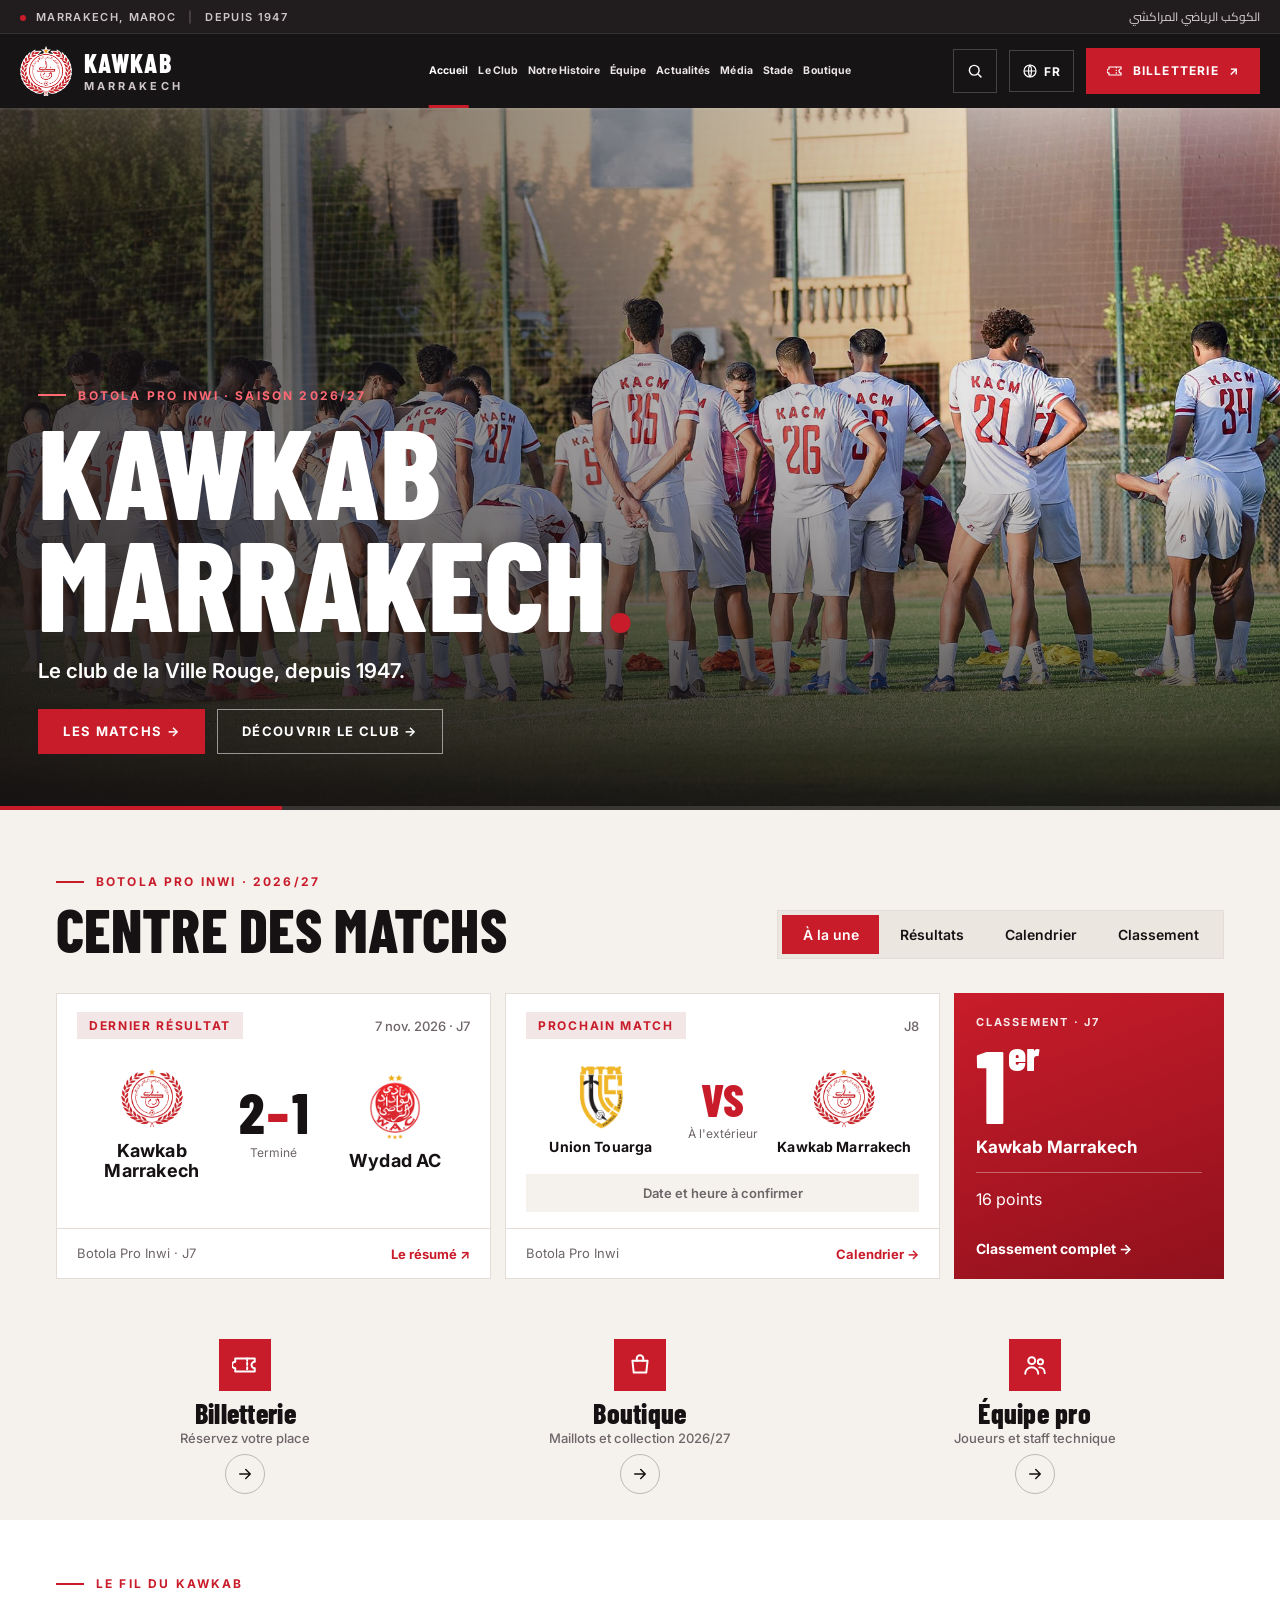
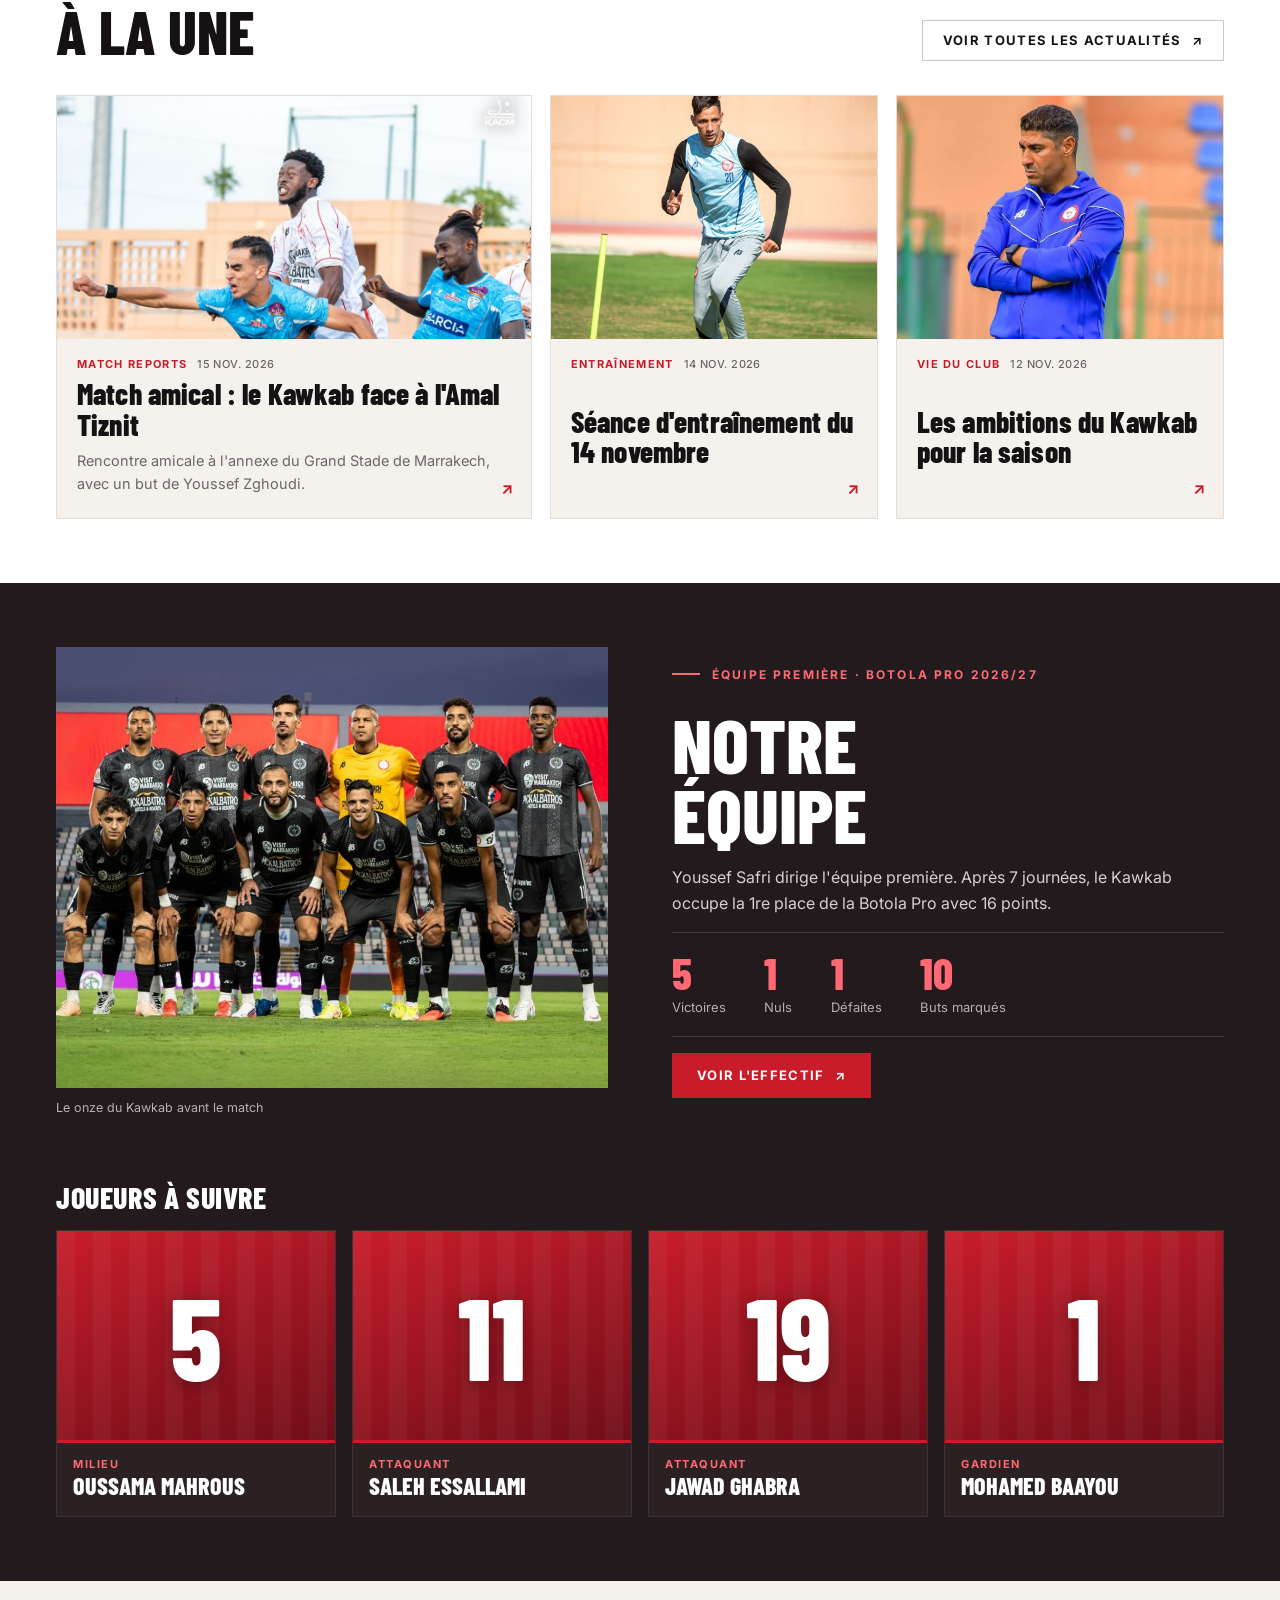
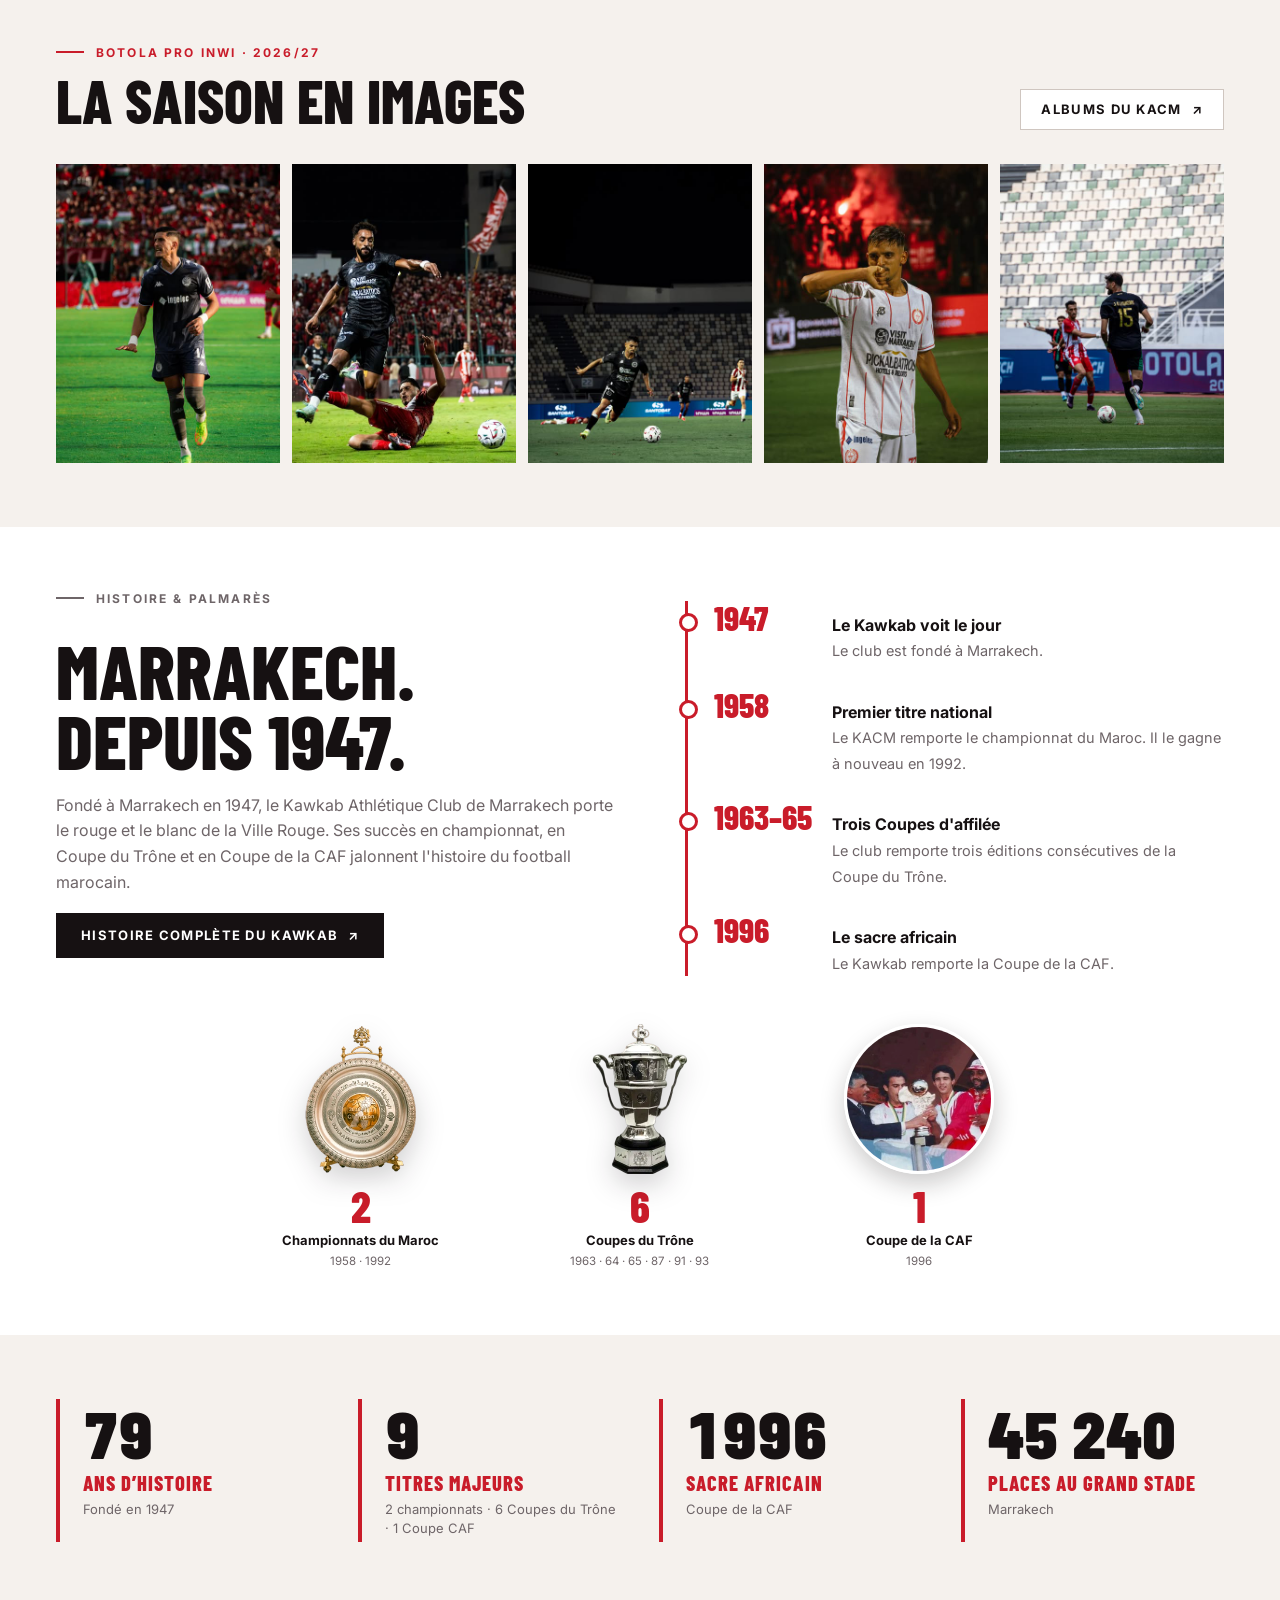
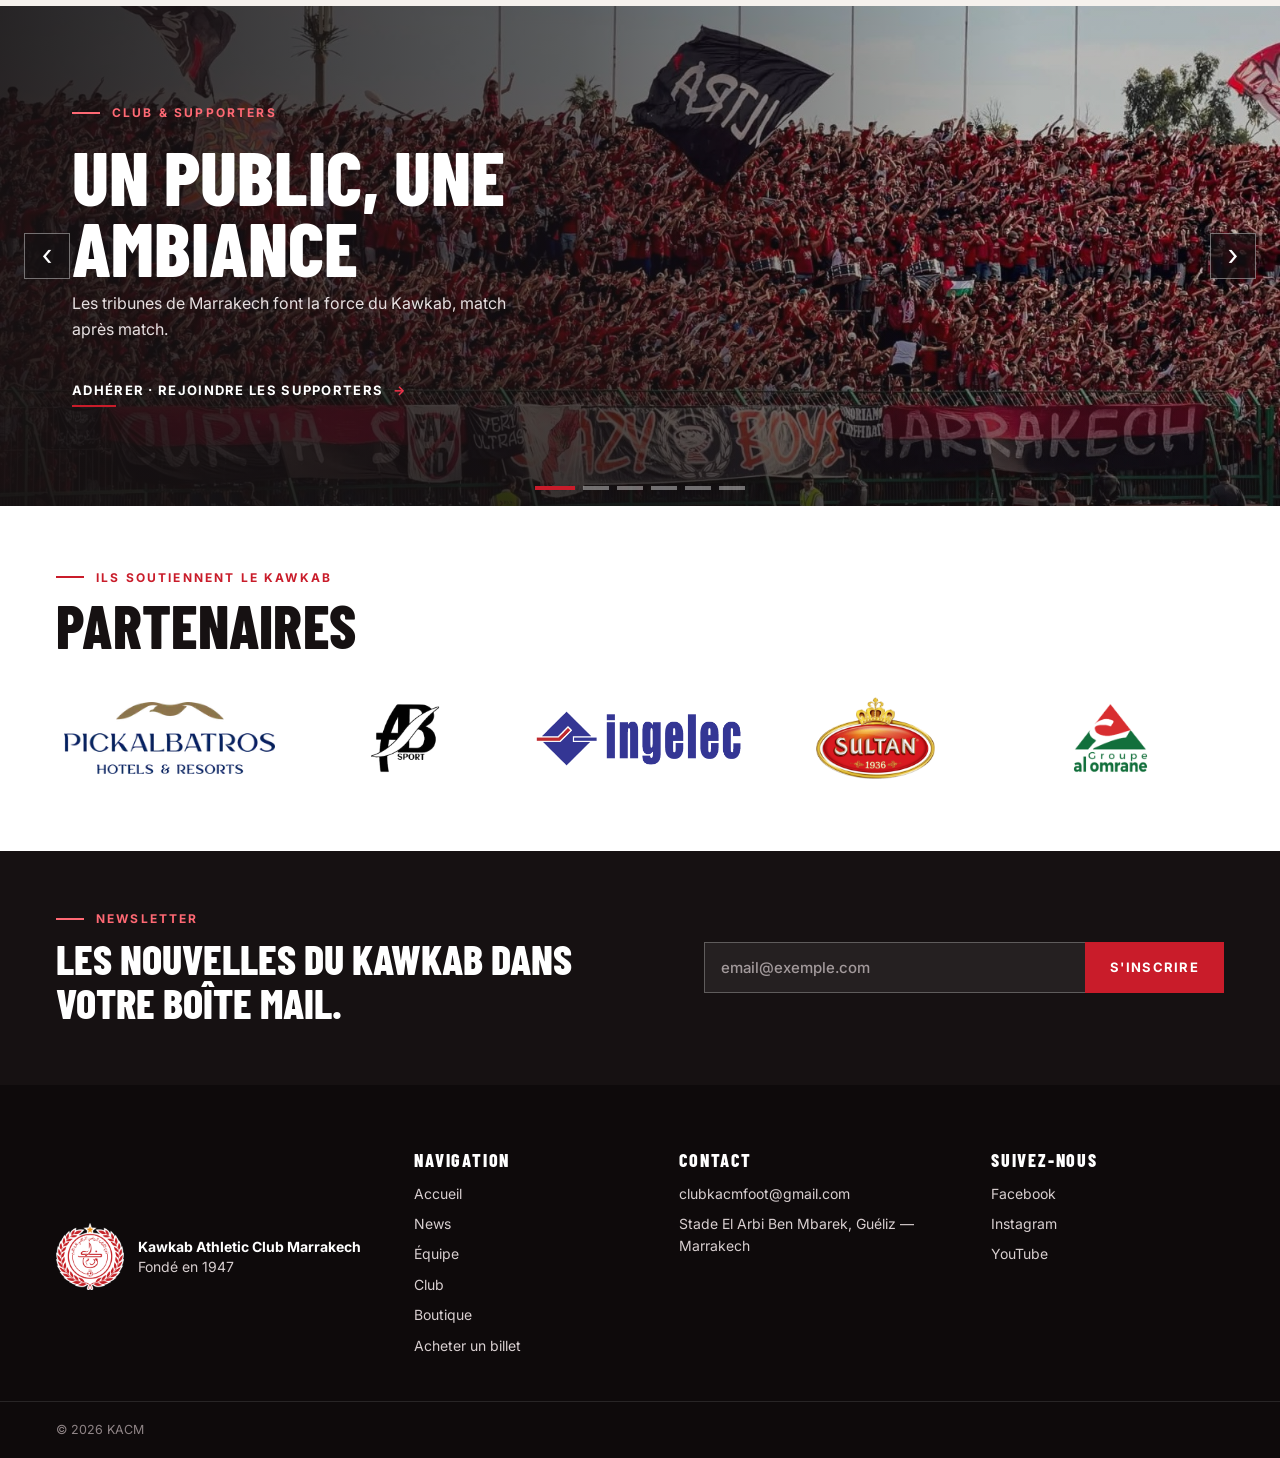
<file: index.html>
<!doctype html>
<html lang="fr" dir="ltr">
<head>
<meta charset="utf-8">
<meta name="viewport" content="width=device-width,initial-scale=1">
<title>KACM — Kawkab Athletic Club Marrakech</title>
<meta name="description" content="Site du Kawkab Athletic Club Marrakech, fondé en 1947 : centre des matchs, actualités, équipe première, histoire et billetterie.">
<link rel="icon" href="assets/logo.png?v=4">
<link rel="preconnect" href="https://fonts.googleapis.com">
<link rel="preconnect" href="https://fonts.gstatic.com" crossorigin>
<link href="https://fonts.googleapis.com/css2?family=Barlow+Condensed:wght@600;700;800;900&family=Inter:wght@400;500;600;700&family=Cairo:wght@500;700&display=swap" rel="stylesheet">
<link rel="stylesheet" href="css/style.css?v=20261125x">
</head>
<body>
<a class="skip" href="#main" data-i18n="skip">Aller au contenu</a>

<!-- 1. HEADER / NAVBAR -->
<div class="topbar">
  <div class="wrap">
    <span><i class="dot"></i><span data-i18n="top.loc">Marrakech, Maroc</span><em>|</em><span data-i18n="top.since">Depuis 1947</span></span>
    <span class="ar" lang="ar" dir="rtl">الكوكب الرياضي المراكشي</span>
  </div>
</div>
<header class="site-header" id="top">
  <div class="wrap bar">
    <a class="brand" href="index.html" aria-label="KACM — accueil">
      <img src="assets/logo.png?v=4" alt="" width="46" height="46">
      <span><strong>KAWKAB</strong><small>MARRAKECH</small></span>
    </a>
    <nav class="nav" id="nav" aria-label="Navigation principale">
      <a href="index.html" aria-current="page">Accueil</a>
      <a href="club.html">Le Club</a>
      <a href="histoire.html">Notre Histoire</a>
      <a href="team.html">Équipe</a>
      <a href="news.html">Actualités</a>
      <a href="media.html">Média</a>
      <a href="stade.html">Stade</a>
      <a href="store.html">Boutique</a>
      
    </nav>
    <div class="tools">
      <button type="button" class="srch-btn" id="srchBtn" aria-label="Rechercher" title="Rechercher"><svg viewBox="0 0 24 24" width="18" height="18" fill="none" stroke="currentColor" stroke-width="1.9" aria-hidden="true"><circle cx="11" cy="11" r="6.5"/><path d="M16 16l4.5 4.5"/></svg></button>
      <div class="lang" id="lang">
        <button type="button" class="lang-btn" aria-haspopup="listbox" aria-expanded="false" aria-label="Langue">
          <svg viewBox="0 0 24 24" width="16" height="16" fill="none" stroke="currentColor" stroke-width="1.8"><circle cx="12" cy="12" r="9"/><path d="M3 12h18M12 3c3 3.2 3 14.8 0 18M12 3c-3 3.2-3 14.8 0 18"/></svg>
          <span id="langCur">FR</span>
        </button>
        <ul class="lang-menu" role="listbox" hidden>
          <li role="option" data-lang="fr">Français</li>
          <li role="option" data-lang="ar">العربية</li>
          <li role="option" data-lang="en">English</li>
        </ul>
      </div>
      <a class="btn btn-red" href="https://kacm.ticketing.ma/" target="_blank" rel="noopener">
        <svg viewBox="0 0 24 24" width="16" height="16" fill="none" stroke="currentColor" stroke-width="1.8"><path d="M3 9a2 2 0 0 0 0 6v3h18v-3a2 2 0 0 1 0-6V6H3z"/><path d="M14 6v12" stroke-dasharray="2 2"/></svg>
        <span data-i18n="cta.bill">Billetterie</span><span aria-hidden="true">↗</span>
      </a>
      <button type="button" class="burger" id="burger" aria-label="Menu" aria-expanded="false" aria-controls="nav"><span></span><span></span><span></span></button>
    </div>
  </div>
</header>

<main id="main" tabindex="-1">

<!-- 2. HERO -->
<section class="hero" aria-labelledby="heroTitle">
  <img class="hero-img" src="assets/hero-team.jpg" alt="Les joueurs du Kawkab Marrakech à l'entraînement" fetchpriority="high">
  <div class="hero-shade"></div>
  <div class="wrap hero-in">
    <p class="eyebrow light"><span data-i18n="hero.kicker">Botola Pro Inwi · Saison 2026/27</span></p>
    <h1 id="heroTitle">Kawkab<br>Marrakech<b>.</b></h1>
    <p class="hero-sub" data-i18n="hero.sub">Le club de la Ville Rouge, depuis 1947.</p>
    <div class="hero-row">
      <div class="hero-cta">
        <a class="btn btn-red" href="#matchCenter" data-i18n="cta.matches">Les matchs <span aria-hidden="true">→</span></a>
        <a class="btn btn-ghost" href="#history" data-i18n="cta.club">Découvrir le club <span aria-hidden="true">→</span></a>
      </div>
      
    </div>
  </div>
  <div class="hero-bar" aria-hidden="true"><i></i></div>
</section>

<!-- 3 + 4 + 5. CENTRE DES MATCHS : prochain match, dernier résultat, classement -->
<section class="sec sec-beige" id="matchCenter" aria-labelledby="mcT">
  <div class="wrap">
    <header class="sec-head">
      <div><p class="eyebrow"><span data-i18n="mc.k">Botola Pro Inwi · 2026/27</span></p><h2 id="mcT" data-i18n="mc.t">Centre des matchs</h2></div>
      <div class="tabs" role="tablist" aria-label="Centre des matchs">
        <button role="tab" aria-selected="true" data-tab="une" data-i18n="tab.une">À la une</button>
        <button role="tab" aria-selected="false" data-tab="res" data-i18n="tab.res">Résultats</button>
        <button role="tab" aria-selected="false" data-tab="cal" data-i18n="tab.cal">Calendrier</button>
        <button role="tab" aria-selected="false" data-tab="table" data-i18n="tab.table">Classement</button>
      </div>
    </header>
    <div id="mcBody" role="tabpanel"></div>
  </div>
</section>

<!-- 6. ACCÈS RAPIDE -->
<section class="sec quick-sec" aria-label="Accès rapide">
  <div class="wrap quick qb">
    <a class="qbtn" href="https://kacm.ticketing.ma/" target="_blank" rel="noopener"><span class="qb-ic"><svg viewBox="0 0 24 24" width="26" height="26" fill="none" stroke="currentColor" stroke-width="1.8" stroke-linecap="round" stroke-linejoin="round" aria-hidden="true"><path d="M3 9a2 2 0 0 0 0 6v3h18v-3a2 2 0 0 1 0-6V6H3z"/><path d="M14 6v12" stroke-dasharray="2 2"/></svg></span><span class="qb-t"><b data-i18n="q.t.k">Billetterie</b><small data-i18n="q.t.s">Réservez votre place</small></span><span class="qb-go" aria-hidden="true"><svg viewBox="0 0 24 24" width="18" height="18" fill="none" stroke="currentColor" stroke-width="2" stroke-linecap="round" stroke-linejoin="round"><path d="M5 12h14M13 6l6 6-6 6"/></svg></span></a>
    <a class="qbtn" href="store.html"><span class="qb-ic"><svg viewBox="0 0 24 24" width="26" height="26" fill="none" stroke="currentColor" stroke-width="1.8" stroke-linecap="round" stroke-linejoin="round" aria-hidden="true"><path d="M5 8h14l-1.2 11H6.2z"/><path d="M9 8V6a3 3 0 0 1 6 0v2"/></svg></span><span class="qb-t"><b data-i18n="q.s.k">Boutique</b><small data-i18n="q.s.s">Maillots et collection 2026/27</small></span><span class="qb-go" aria-hidden="true"><svg viewBox="0 0 24 24" width="18" height="18" fill="none" stroke="currentColor" stroke-width="2" stroke-linecap="round" stroke-linejoin="round"><path d="M5 12h14M13 6l6 6-6 6"/></svg></span></a>
    <a class="qbtn" href="team.html"><span class="qb-ic"><svg viewBox="0 0 24 24" width="26" height="26" fill="none" stroke="currentColor" stroke-width="1.8" stroke-linecap="round" stroke-linejoin="round" aria-hidden="true"><circle cx="9" cy="8" r="3.2"/><path d="M3 20c0-3.3 2.7-6 6-6s6 2.7 6 6"/><circle cx="17" cy="9" r="2.4"/><path d="M16 14.2c3 0 5 2.3 5 5.3"/></svg></span><span class="qb-t"><b data-i18n="q.e.b">Équipe pro</b><small data-i18n="q.e.s">Joueurs et staff technique</small></span><span class="qb-go" aria-hidden="true"><svg viewBox="0 0 24 24" width="18" height="18" fill="none" stroke="currentColor" stroke-width="2" stroke-linecap="round" stroke-linejoin="round"><path d="M5 12h14M13 6l6 6-6 6"/></svg></span></a>
  </div>
</section>

<!-- 7. LE FIL DU KAWKAB (actualités) -->
<section class="sec" aria-labelledby="newsT">
  <div class="wrap">
    <header class="sec-head">
      <div><p class="eyebrow"><span data-i18n="news.k">Le fil du Kawkab</span></p><h2 id="newsT" data-i18n="news.t">À la une</h2></div>
      <a class="btn btn-line" href="news.html"><span data-i18n="news.all">Voir toutes les actualités</span><span aria-hidden="true">↗</span></a>
    </header>
    <div class="news" id="newsGrid"></div>
  </div>
</section>

<!-- 8. ÉQUIPE PREMIÈRE + JOUEURS -->
<section class="sec dark" aria-labelledby="teamT">
  <div class="wrap">
    <div class="team-grid">
      <figure class="team-photo"><img src="assets/team-squad.jpg" alt="Photo d'équipe du Kawkab Marrakech avant le match" loading="lazy"><figcaption data-i18n="team.cap">Le onze du Kawkab avant le match</figcaption></figure>
      <div class="team-text">
        <p class="eyebrow light"><span data-i18n="team.k">Équipe première · Botola Pro 2026/27</span></p>
        <h2 id="teamT" data-i18n="team.t">Notre<br>équipe</h2>
        <p id="teamP"></p>
        <dl class="stats" id="teamStats"></dl>
        <a class="btn btn-red" href="team.html"><span data-i18n="team.c">Voir l'effectif</span><span aria-hidden="true">↗</span></a>
      </div>
    </div>
    <h3 class="sub-h" data-i18n="pl.t">Joueurs à suivre</h3>
    <div class="players" id="playersGrid"></div>
  </div>
</section>

<!-- 9. LA SAISON EN IMAGES -->
<section class="sec sec-beige" aria-labelledby="galT">
  <div class="wrap">
    <header class="sec-head">
      <div><p class="eyebrow"><span data-i18n="gal.k">Botola Pro Inwi · 2026/27</span></p><h2 id="galT" data-i18n="gal.t">La saison en images</h2></div>
      <a class="btn btn-line" href="#" data-soon><span data-i18n="gal.c">Albums du KACM</span><span aria-hidden="true">↗</span></a>
    </header>
    <ul class="gallery">
      <li><img src="assets/gallery/kacm-4.jpg" alt="Un joueur du Kawkab célèbre un but" loading="lazy"></li>
      <li><img src="assets/gallery/kacm-2.jpg" alt="Un joueur du Kawkab en match de Botola" loading="lazy"></li>
      <li><img src="assets/gallery/kacm-3.jpg" alt="Le Kawkab en action de nuit" loading="lazy"></li>
      <li><img src="assets/gallery/kacm-1.jpg" alt="Un joueur du Kawkab devant les tribunes" loading="lazy"></li>
      <li><img src="assets/gallery/kacm-5.jpg" alt="Un joueur du Kawkab à la relance" loading="lazy"></li>
    </ul>
  </div>
</section>

<!-- 10. HISTOIRE & PALMARÈS -->
<section class="sec" id="history" aria-labelledby="hisT">
  <div class="wrap">
    <div class="history">
      <div class="his-text">
        <p class="eyebrow"><span data-i18n="his.k">Histoire &amp; palmarès</span></p>
        <h2 id="hisT" data-i18n="his.t">Marrakech.<br>Depuis 1947.</h2>
        <p data-i18n="his.p">Fondé à Marrakech en 1947, le Kawkab Athlétique Club de Marrakech porte le rouge et le blanc de la Ville Rouge. Ses succès en championnat, en Coupe du Trône et en Coupe de la CAF jalonnent l'histoire du football marocain.</p>
        <a class="btn btn-dark" href="histoire.html"><span data-i18n="his.c">Histoire complète du Kawkab</span><span aria-hidden="true">↗</span></a>
        
      </div>
      <ol class="his-line" id="hisLine"></ol>
    </div>
    <ul class="trophies">
          <li><img class="tr-img" src="assets/history/history-league.webp" alt="" loading="lazy"><b>2</b><span data-i18n="tr.l">Championnats du Maroc</span><small>1958 · 1992</small></li>
          <li><img class="tr-img" src="assets/history/history-throne.webp" alt="" loading="lazy"><b>6</b><span data-i18n="tr.t">Coupes du Trône</span><small>1963 · 64 · 65 · 87 · 91 · 93</small></li>
          <li><img class="tr-img caf" src="assets/history/history-caf-1996.webp" alt="" loading="lazy"><b>1</b><span data-i18n="tr.c">Coupe de la CAF</span><small>1996</small></li>
        </ul>
  </div>
</section>

<!-- STATISTIQUES -->
<section class="stats-sec" aria-label="Le Kawkab en chiffres">
  <div class="wrap">
    <ul class="kpis">
      <li><b data-count="79">79</b><span>ans d’histoire</span><small>Fondé en 1947</small></li>
      <li><b data-count="9">9</b><span>titres majeurs</span><small>2 championnats · 6 Coupes du Trône · 1 Coupe CAF</small></li>
      <li><b data-count="1996">1996</b><span>sacre africain</span><small>Coupe de la CAF</small></li>
      <li><b data-count="45240">45 240</b><span>places au Grand Stade</span><small>Marrakech</small></li>
    </ul>
  </div>
</section>

<!-- 10. SUPPORTERS -->
<section class="fans" id="fans" aria-labelledby="fanT" aria-roledescription="carrousel">
  <div class="fans-slides" id="fansSlides">
    <img class="on" src="assets/fans/fans-1.jpg" alt="Le virage Curva Sud du Kawkab, drapeaux et banderoles">
    <img src="assets/fans/fans-2.jpg" alt="Les tambours des supporters du Kawkab" loading="lazy">
    <img src="assets/fans/fans-3.jpg" alt="Vue du virage depuis les tribunes, drapeaux au soleil" loading="lazy">
    <img src="assets/fans/fans-4.jpg" alt="Tifo des supporters dans le stade" loading="lazy">
    <img src="assets/fans/fans-5.jpg" alt="Grand tifo rouge et blanc dans les tribunes" loading="lazy">
    <img src="assets/fans/fans-6.jpg" alt="Les supporters du Kawkab allument le virage" loading="lazy">
  </div>
  <div class="fans-shade"></div>
  <button type="button" class="fans-btn prev" id="fansPrev" aria-label="Photo précédente">‹</button>
  <button type="button" class="fans-btn next" id="fansNext" aria-label="Photo suivante">›</button>
  <div class="wrap fans-in">
    <p class="eyebrow light"><span data-i18n="fan.k">Club &amp; supporters</span></p>
    <h2 id="fanT" data-i18n="fan.t">Un public, une ambiance</h2>
    <p data-i18n="fan.p">Les tribunes de Marrakech font la force du Kawkab, match après match.</p>
    <a class="btn btn-red fans-join" href="mailto:clubkacmfoot@gmail.com?subject=Adh%C3%A9sion%20supporters"><span>Adhérer · rejoindre les supporters</span><span aria-hidden="true">→</span></a>
  </div>
  <div class="fans-dots" id="fansDots" role="tablist" aria-label="Photos des supporters"></div>
</section>

<!-- 11. PARTENAIRES + NEWSLETTER -->
<section class="sec sec-sp" id="partners" aria-labelledby="spT">
  <div class="wrap">
    <header class="sec-head"><div><p class="eyebrow"><span data-i18n="sp.k">Ils soutiennent le Kawkab</span></p><h2 id="spT" data-i18n="sp.t">Partenaires</h2></div></header>
    <ul class="sponsors">
      <li><img src="assets/sponsors/sponsor-5.webp" alt="Pickalbatros Hotels &amp; Resorts" loading="lazy"></li>
      <li><img src="assets/sponsors/absport.png" alt="AB Sport" loading="lazy"></li>
      <li><img src="assets/sponsors/ingelec.png" alt="Ingelec" loading="lazy"></li>
      <li><img src="assets/sponsors/sultan.png" alt="Sultan" loading="lazy"></li>
      <li><img class="pad" src="assets/sponsors/al-omrane.png" alt="Groupe Al Omrane" loading="lazy"></li>
    </ul>
  </div>
</section>

<section class="news-letter" aria-labelledby="nlT">
  <div class="wrap nl">
    <div><p class="eyebrow light"><span>Newsletter</span></p><h2 id="nlT" data-i18n="nl.t">Les nouvelles du Kawkab dans votre boîte mail.</h2></div>
    <form id="nlForm" novalidate>
      <label class="sr" for="nlMail" data-i18n="nl.l">Adresse e-mail</label>
      <input id="nlMail" type="email" placeholder="email@exemple.com" autocomplete="email" required>
      <button class="btn btn-red" type="submit" data-i18n="nl.b">S'inscrire</button>
    </form>
  </div>
</section>

</main>

<!-- 12. FOOTER -->
<footer class="site-footer" id="bot">
  <div class="wrap foot-grid">
    <div class="foot-brand">
      <img src="assets/logo.png?v=4" alt="" width="64" height="64">
      <p><strong>Kawkab Athletic Club Marrakech</strong><br><span data-i18n="foot.since">Fondé en 1947</span></p>
    </div>
    <div>
      <h3 data-i18n="foot.nav">Navigation</h3>
      <ul>
        <li><a href="index.html" data-i18n="nav.home">Accueil</a></li>
        <li><a href="news.html" data-i18n="nav.news">News</a></li>
        <li><a href="team.html" data-i18n="nav.team">Équipe</a></li>
        <li><a href="club.html" data-i18n="nav.club">Club</a></li>
        <li><a href="store.html" data-i18n="nav.store">Boutique</a></li>
        <li><a href="https://kacm.ticketing.ma/" target="_blank" rel="noopener" data-i18n="cta.ticket">Acheter un billet</a></li>
      </ul>
    </div>
    <div>
      <h3 data-i18n="foot.contact">Contact</h3>
      <ul>
        <li><a href="mailto:clubkacmfoot@gmail.com">clubkacmfoot@gmail.com</a></li>
        <li>Stade El Arbi Ben Mbarek, Guéliz — Marrakech</li>
      </ul>
    </div>
    <div>
      <h3 data-i18n="foot.follow">Suivez-nous</h3>
      <ul class="social">
        <li><a href="https://www.facebook.com/KACMOfficiiel/" target="_blank" rel="noopener">Facebook</a></li>
        <li><a href="https://www.instagram.com/kacmofficiel/" target="_blank" rel="noopener">Instagram</a></li>
        <li><a href="https://www.youtube.com/@kacmtv7253" target="_blank" rel="noopener">YouTube</a></li>
      </ul>
    </div>
  </div>
  <div class="wrap legal"><span>© 2026 KACM</span></div>
</footer>

<div class="toast" id="toast" role="status" aria-live="polite"></div>

<script src="js/data.js?v=20261125x"></script>
<script src="js/news-data.js?v=20261125x"></script>
<script src="js/i18n.js?v=20261125x"></script>
<script src="js/common.js?v=20261125x"></script>
<script src="js/app.js?v=20261125x"></script>
</body>
</html>
</file>
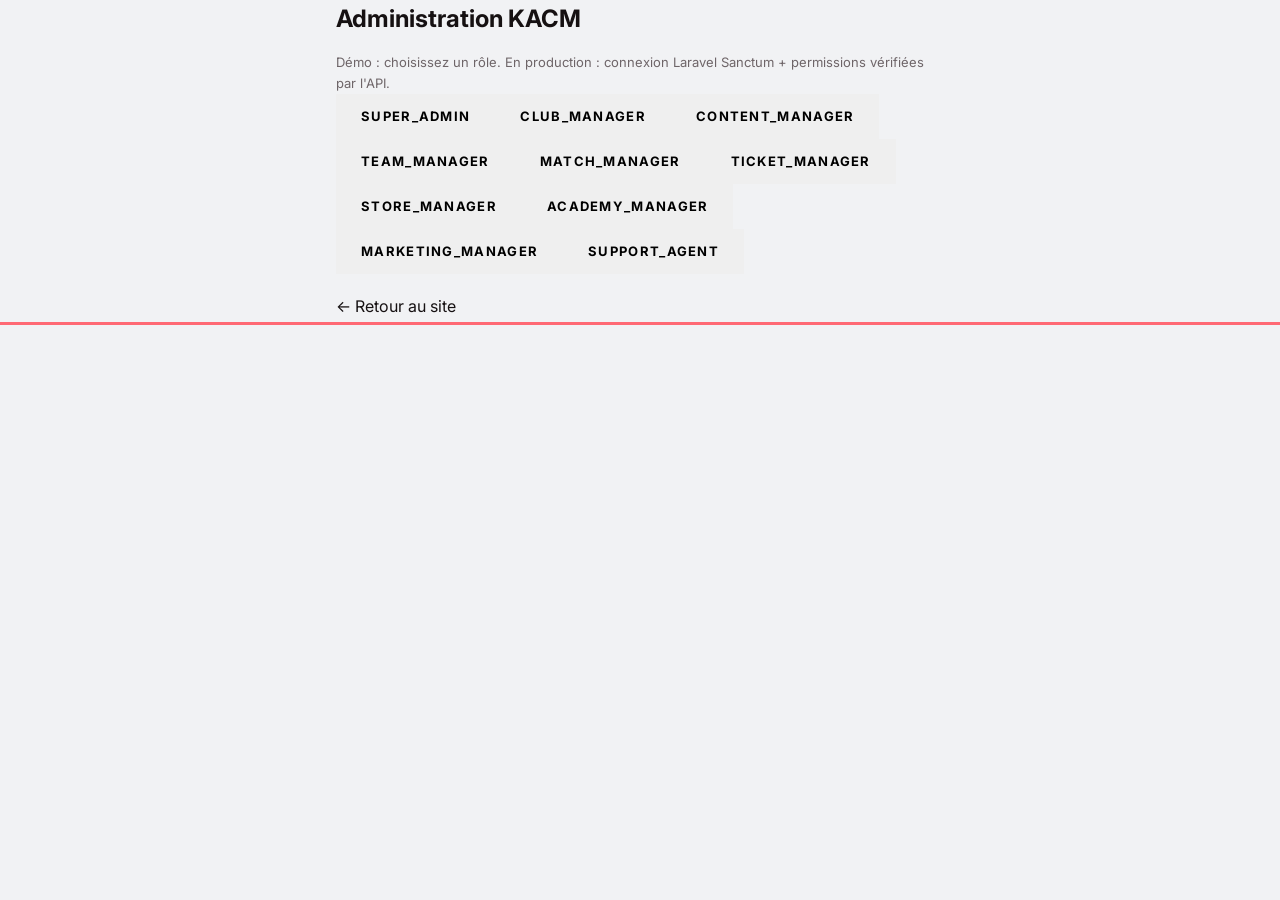
<file: admin/index.html>
<!doctype html>
<html lang="fr" dir="ltr">
<head>
<meta charset="utf-8">
<meta name="viewport" content="width=device-width,initial-scale=1">
<meta name="robots" content="noindex">
<title>KACM — Administration</title>
<link href="https://fonts.googleapis.com/css2?family=Barlow+Condensed:wght@800;900&family=Inter:wght@400;600;700&family=Cairo:wght@400;600;700&display=swap" rel="stylesheet">
<link rel="stylesheet" href="../css/style.css?v=76">
<link rel="stylesheet" href="admin.css?v=1">
</head>
<body class="is-admin">
<main id="app" tabindex="-1"></main>
<header id="top" hidden></header><div id="bot" hidden></div>
<div id="modal" class="modal" hidden></div>
<div id="toasts" aria-live="polite"></div>

<script src="../js/verified-data.js"></script>
<script src="../js/data.js?v=76"></script>
<script src="../js/demo-content.js"></script>
<script src="../js/core.js?v=76"></script>
<script src="../js/shared.js"></script>
<script src="../js/home.js"></script>
<script src="../js/matches.js"></script>
<script src="../js/team.js"></script>
<script src="../js/history.js"></script>
<script src="../js/tickets.js"></script>
<script src="../js/store.js"></script>
<script src="../js/stadium.js"></script>
<script src="../js/account.js"></script>
<script src="../js/fans.js"></script>
<script src="../js/media.js"></script>
<script src="../js/sources.js"></script>
<script src="admin.js?v=1"></script>
<script src="moderation.js"></script>
<script>
/* Les modifications sont enregistrées dans le navigateur (localStorage, même clé que le site) : le site les affiche aussitôt. */
location.hash = location.hash.startsWith("#/admin") ? location.hash : "#/admin";
boot();
</script>
</body>
</html>
</file>
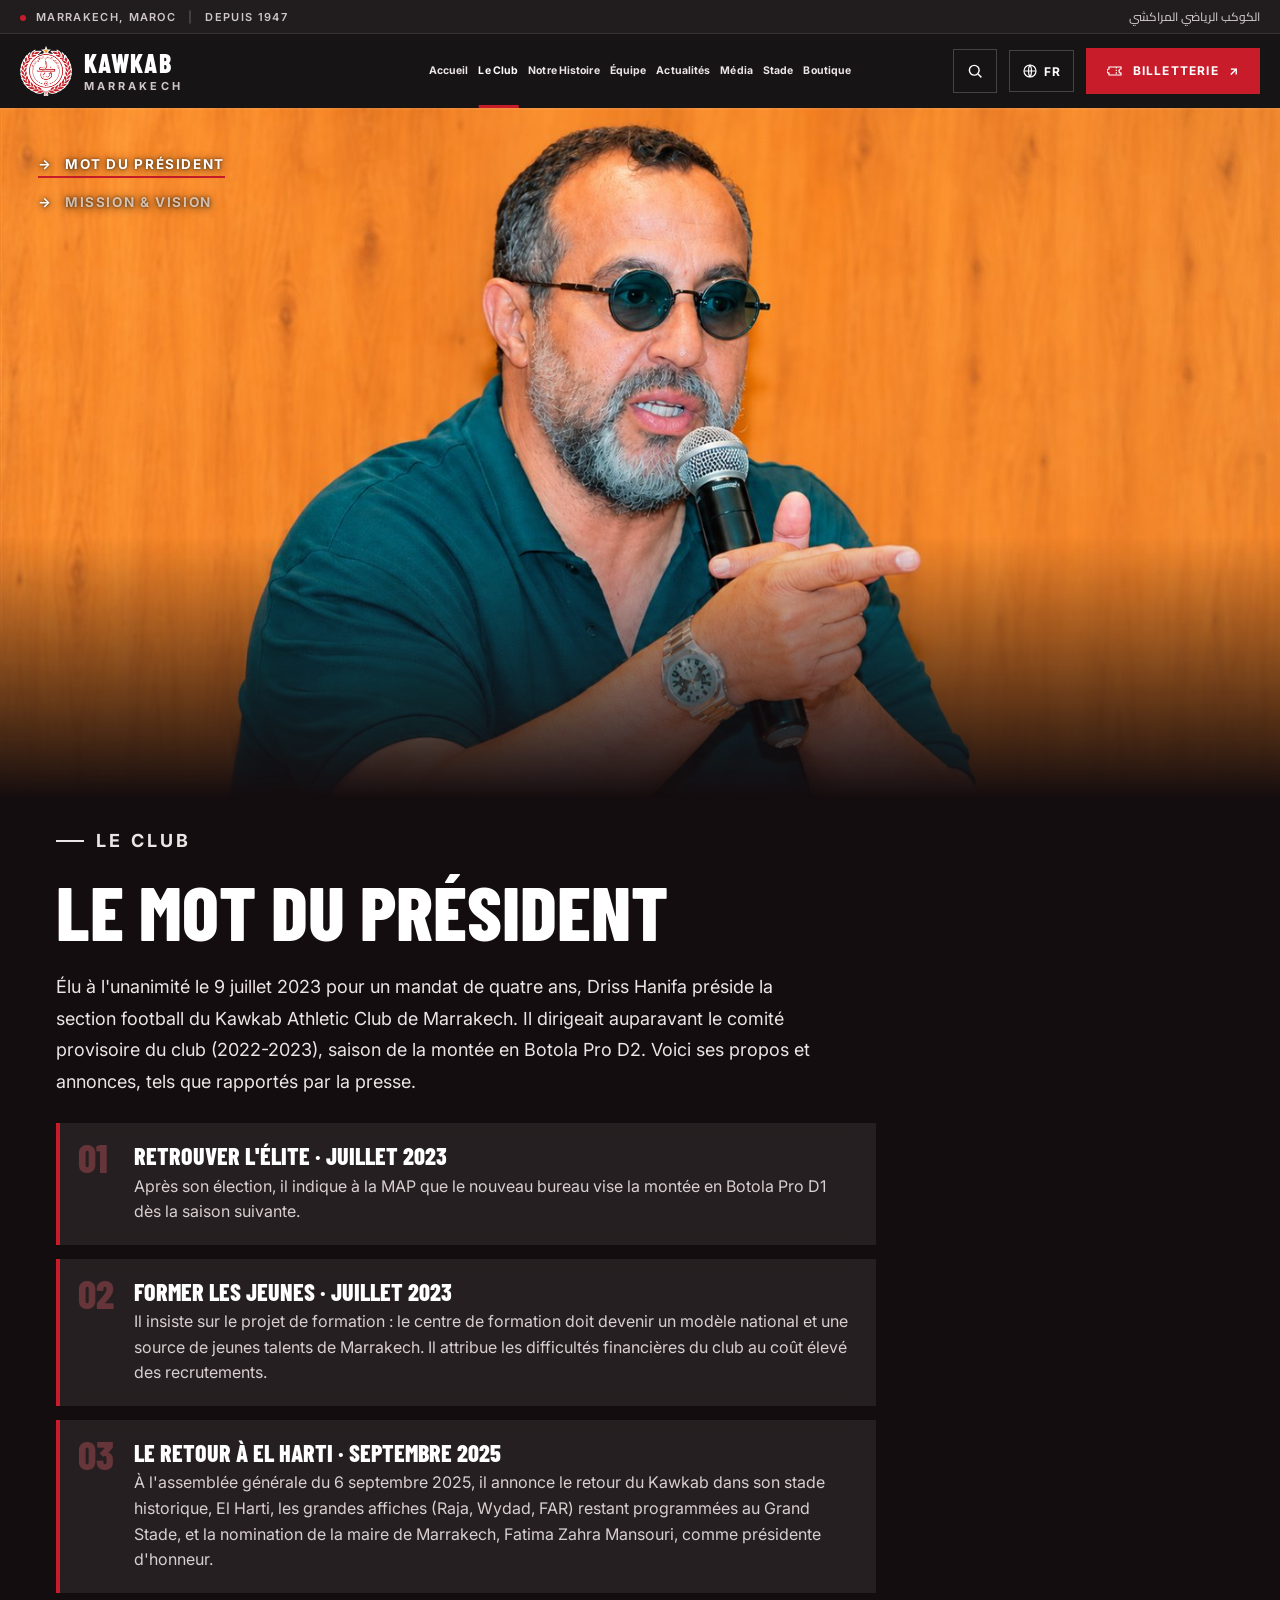
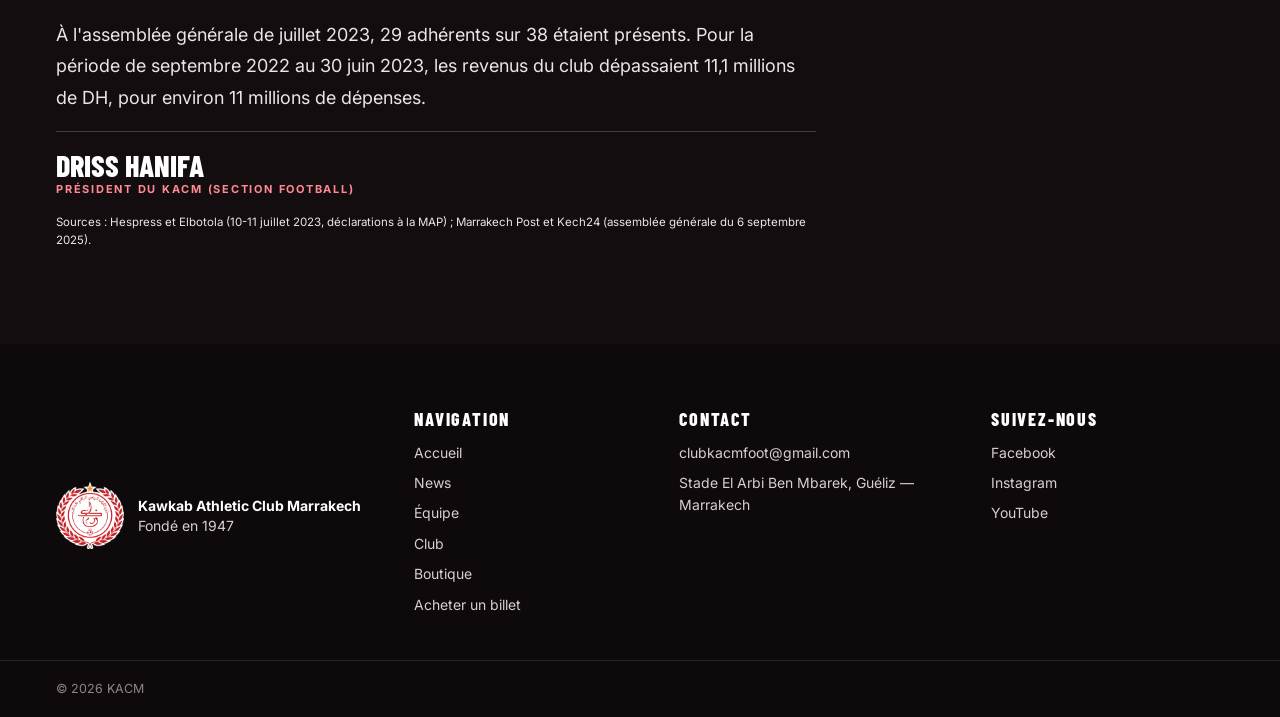
<file: club.html>
<!doctype html>
<html lang="fr" dir="ltr">
<head>
<meta charset="utf-8">
<meta name="viewport" content="width=device-width,initial-scale=1">
<title>Club — KACM</title>
<meta name="description" content="Le club : le mot du président et la mission, la vision et les valeurs du Kawkab Athletic Club Marrakech.">
<link rel="icon" href="assets/logo.png?v=4">
<link rel="preconnect" href="https://fonts.googleapis.com">
<link rel="preconnect" href="https://fonts.gstatic.com" crossorigin>
<link href="https://fonts.googleapis.com/css2?family=Barlow+Condensed:wght@600;700;800;900&family=Inter:wght@400;500;600;700&family=Cairo:wght@500;700&display=swap" rel="stylesheet">
<link rel="stylesheet" href="css/style.css?v=20261125x">
</head>
<body>
<a class="skip" href="#main" data-i18n="skip">Aller au contenu</a>

<div class="topbar">
  <div class="wrap">
    <span><i class="dot"></i><span data-i18n="top.loc">Marrakech, Maroc</span><em>|</em><span data-i18n="top.since">Depuis 1947</span></span>
    <span class="ar" lang="ar" dir="rtl">الكوكب الرياضي المراكشي</span>
  </div>
</div>
<header class="site-header" id="top">
  <div class="wrap bar">
    <a class="brand" href="index.html" aria-label="KACM — accueil">
      <img src="assets/logo.png?v=4" alt="" width="46" height="46">
      <span><strong>KAWKAB</strong><small>MARRAKECH</small></span>
    </a>
    <nav class="nav" id="nav" aria-label="Navigation principale">
      <a href="index.html">Accueil</a>
      <a href="club.html" aria-current="page">Le Club</a>
      <a href="histoire.html">Notre Histoire</a>
      <a href="team.html">Équipe</a>
      <a href="news.html">Actualités</a>
      <a href="media.html">Média</a>
      <a href="stade.html">Stade</a>
      <a href="store.html">Boutique</a>
    </nav>
    <div class="tools">
      <button type="button" class="srch-btn" id="srchBtn" aria-label="Rechercher" title="Rechercher"><svg viewBox="0 0 24 24" width="18" height="18" fill="none" stroke="currentColor" stroke-width="1.9" aria-hidden="true"><circle cx="11" cy="11" r="6.5"/><path d="M16 16l4.5 4.5"/></svg></button>
      <div class="lang" id="lang">
        <button type="button" class="lang-btn" aria-haspopup="listbox" aria-expanded="false" aria-label="Langue">
          <svg viewBox="0 0 24 24" width="16" height="16" fill="none" stroke="currentColor" stroke-width="1.8"><circle cx="12" cy="12" r="9"/><path d="M3 12h18M12 3c3 3.2 3 14.8 0 18M12 3c-3 3.2-3 14.8 0 18"/></svg>
          <span id="langCur">FR</span>
        </button>
        <ul class="lang-menu" role="listbox" hidden>
          <li role="option" data-lang="fr">Français</li>
          <li role="option" data-lang="ar">العربية</li>
          <li role="option" data-lang="en">English</li>
        </ul>
      </div>
      <a class="btn btn-red" href="https://kacm.ticketing.ma/" target="_blank" rel="noopener">
        <svg viewBox="0 0 24 24" width="16" height="16" fill="none" stroke="currentColor" stroke-width="1.8"><path d="M3 9a2 2 0 0 0 0 6v3h18v-3a2 2 0 0 1 0-6V6H3z"/><path d="M14 6v12" stroke-dasharray="2 2"/></svg>
        <span data-i18n="cta.bill">Billetterie</span><span aria-hidden="true">↗</span>
      </a>
      <button type="button" class="burger" id="burger" aria-label="Menu" aria-expanded="false" aria-controls="nav"><span></span><span></span><span></span></button>
    </div>
  </div>
</header>

<main id="main" tabindex="-1">
  <h1 class="sr" data-i18n="cl.t">Club</h1>
  <div id="clBody"></div>
</main>

<footer class="site-footer" id="bot">
  <div class="wrap foot-grid">
    <div class="foot-brand">
      <img src="assets/logo.png?v=4" alt="" width="64" height="64">
      <p><strong>Kawkab Athletic Club Marrakech</strong><br><span data-i18n="foot.since">Fondé en 1947</span></p>
    </div>
    <div>
      <h3 data-i18n="foot.nav">Navigation</h3>
      <ul>
        <li><a href="index.html" data-i18n="nav.home">Accueil</a></li>
        <li><a href="news.html" data-i18n="nav.news">News</a></li>
        <li><a href="team.html" data-i18n="nav.team">Équipe</a></li>
        <li><a href="club.html" data-i18n="nav.club">Club</a></li>
        <li><a href="store.html" data-i18n="nav.store">Boutique</a></li>
        <li><a href="https://kacm.ticketing.ma/" target="_blank" rel="noopener" data-i18n="cta.ticket">Acheter un billet</a></li>
      </ul>
    </div>
    <div>
      <h3 data-i18n="foot.contact">Contact</h3>
      <ul>
        <li><a href="mailto:clubkacmfoot@gmail.com">clubkacmfoot@gmail.com</a></li>
        <li>Stade El Arbi Ben Mbarek, Guéliz — Marrakech</li>
      </ul>
    </div>
    <div>
      <h3 data-i18n="foot.follow">Suivez-nous</h3>
      <ul class="social">
        <li><a href="https://www.facebook.com/KACMOfficiiel/" target="_blank" rel="noopener">Facebook</a></li>
        <li><a href="https://www.instagram.com/kacmofficiel/" target="_blank" rel="noopener">Instagram</a></li>
        <li><a href="https://www.youtube.com/@kacmtv7253" target="_blank" rel="noopener">YouTube</a></li>
      </ul>
    </div>
  </div>
  <div class="wrap legal"><span>© 2026 KACM</span></div>
</footer>

<div class="toast" id="toast" role="status" aria-live="polite"></div>

<script src="js/data.js?v=20261125x"></script>
<script src="js/i18n.js?v=20261125x"></script>
<script src="js/common.js?v=20261125x"></script>
<script src="js/club.js?v=20261125x"></script>
</body>
</html>
</file>
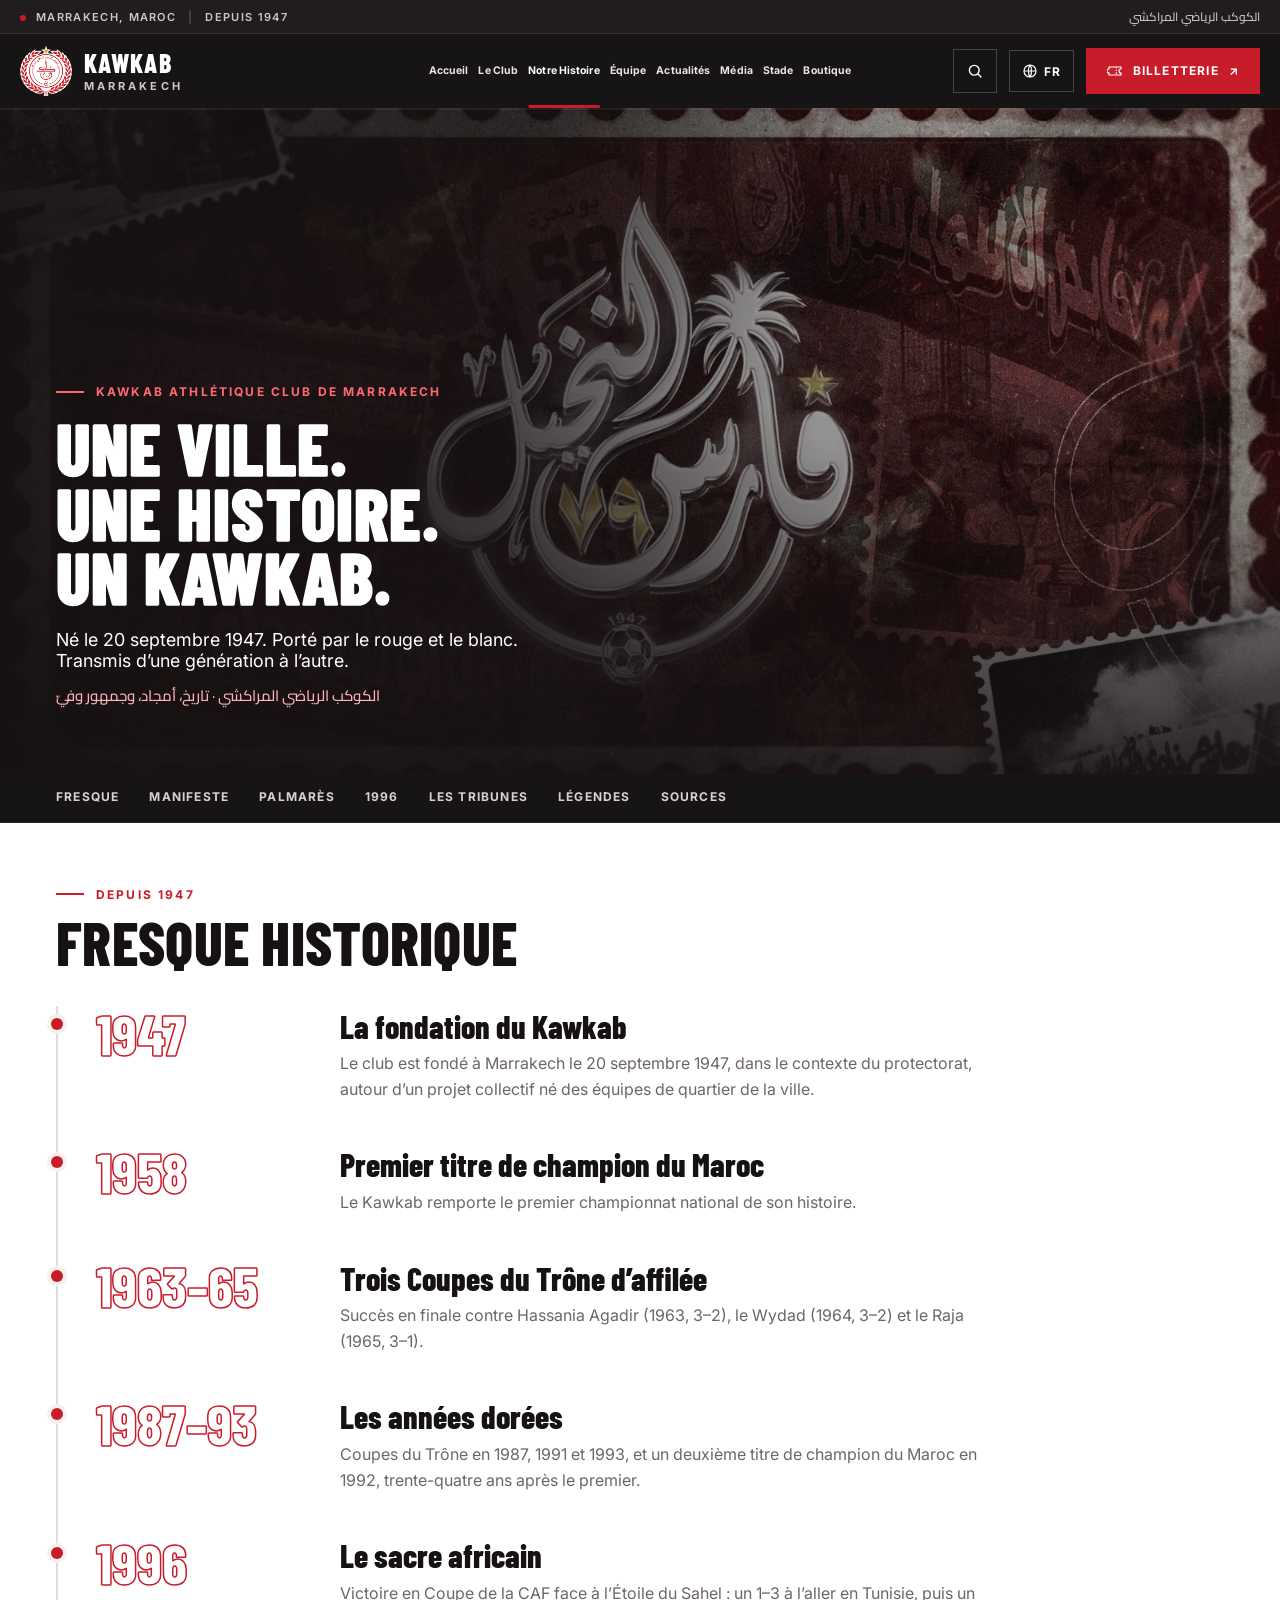
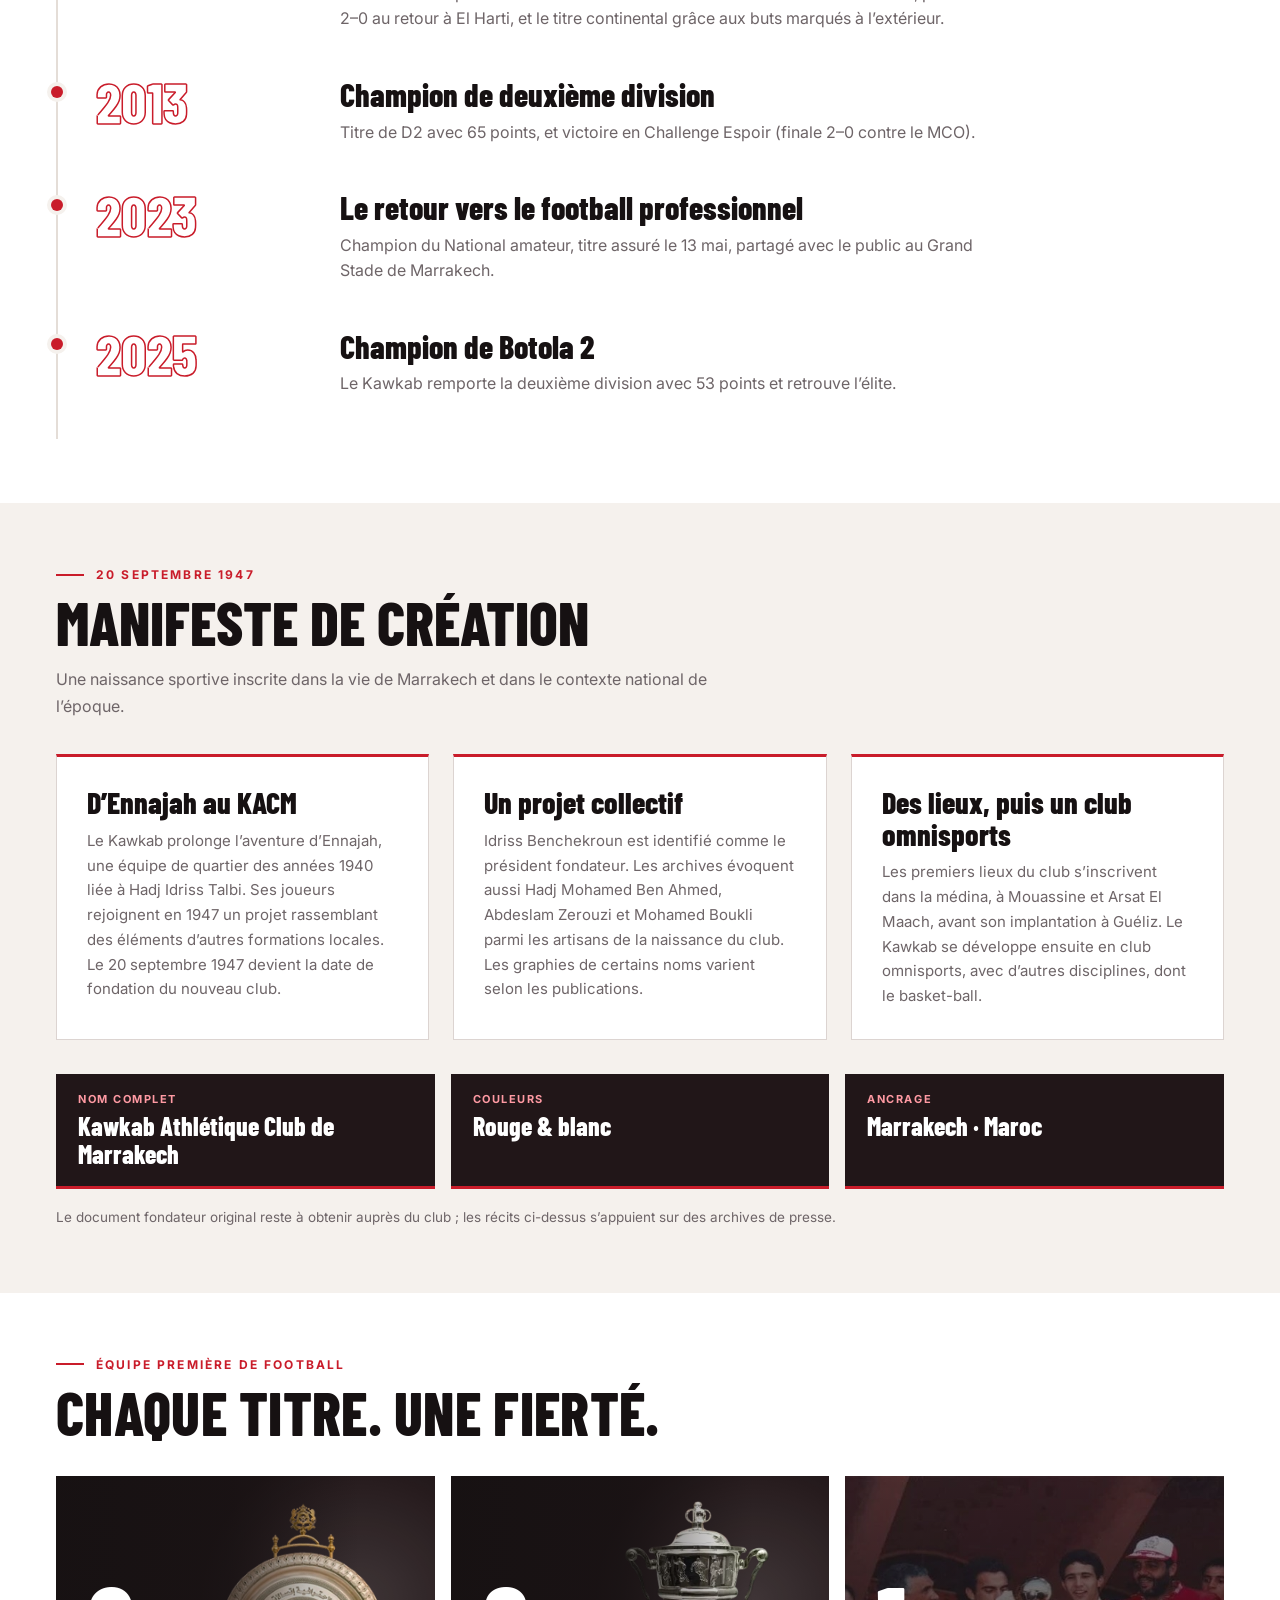
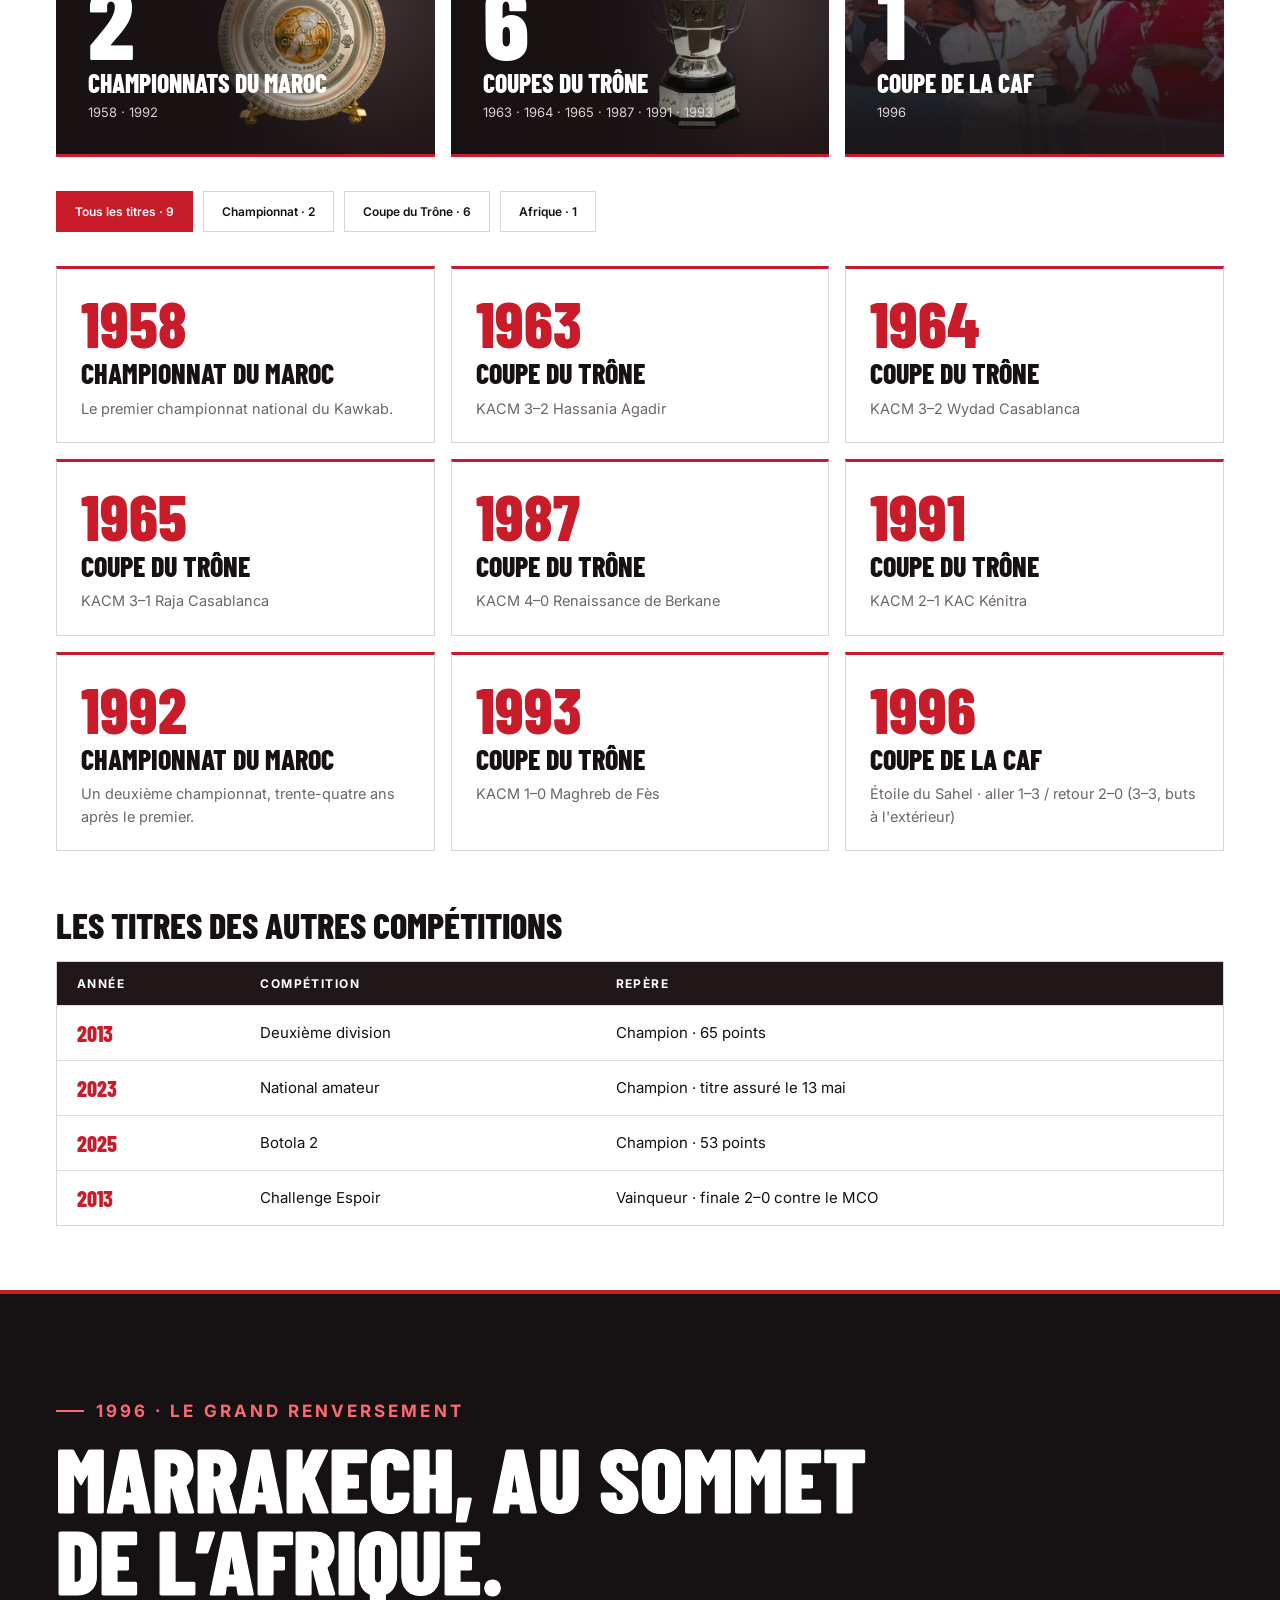
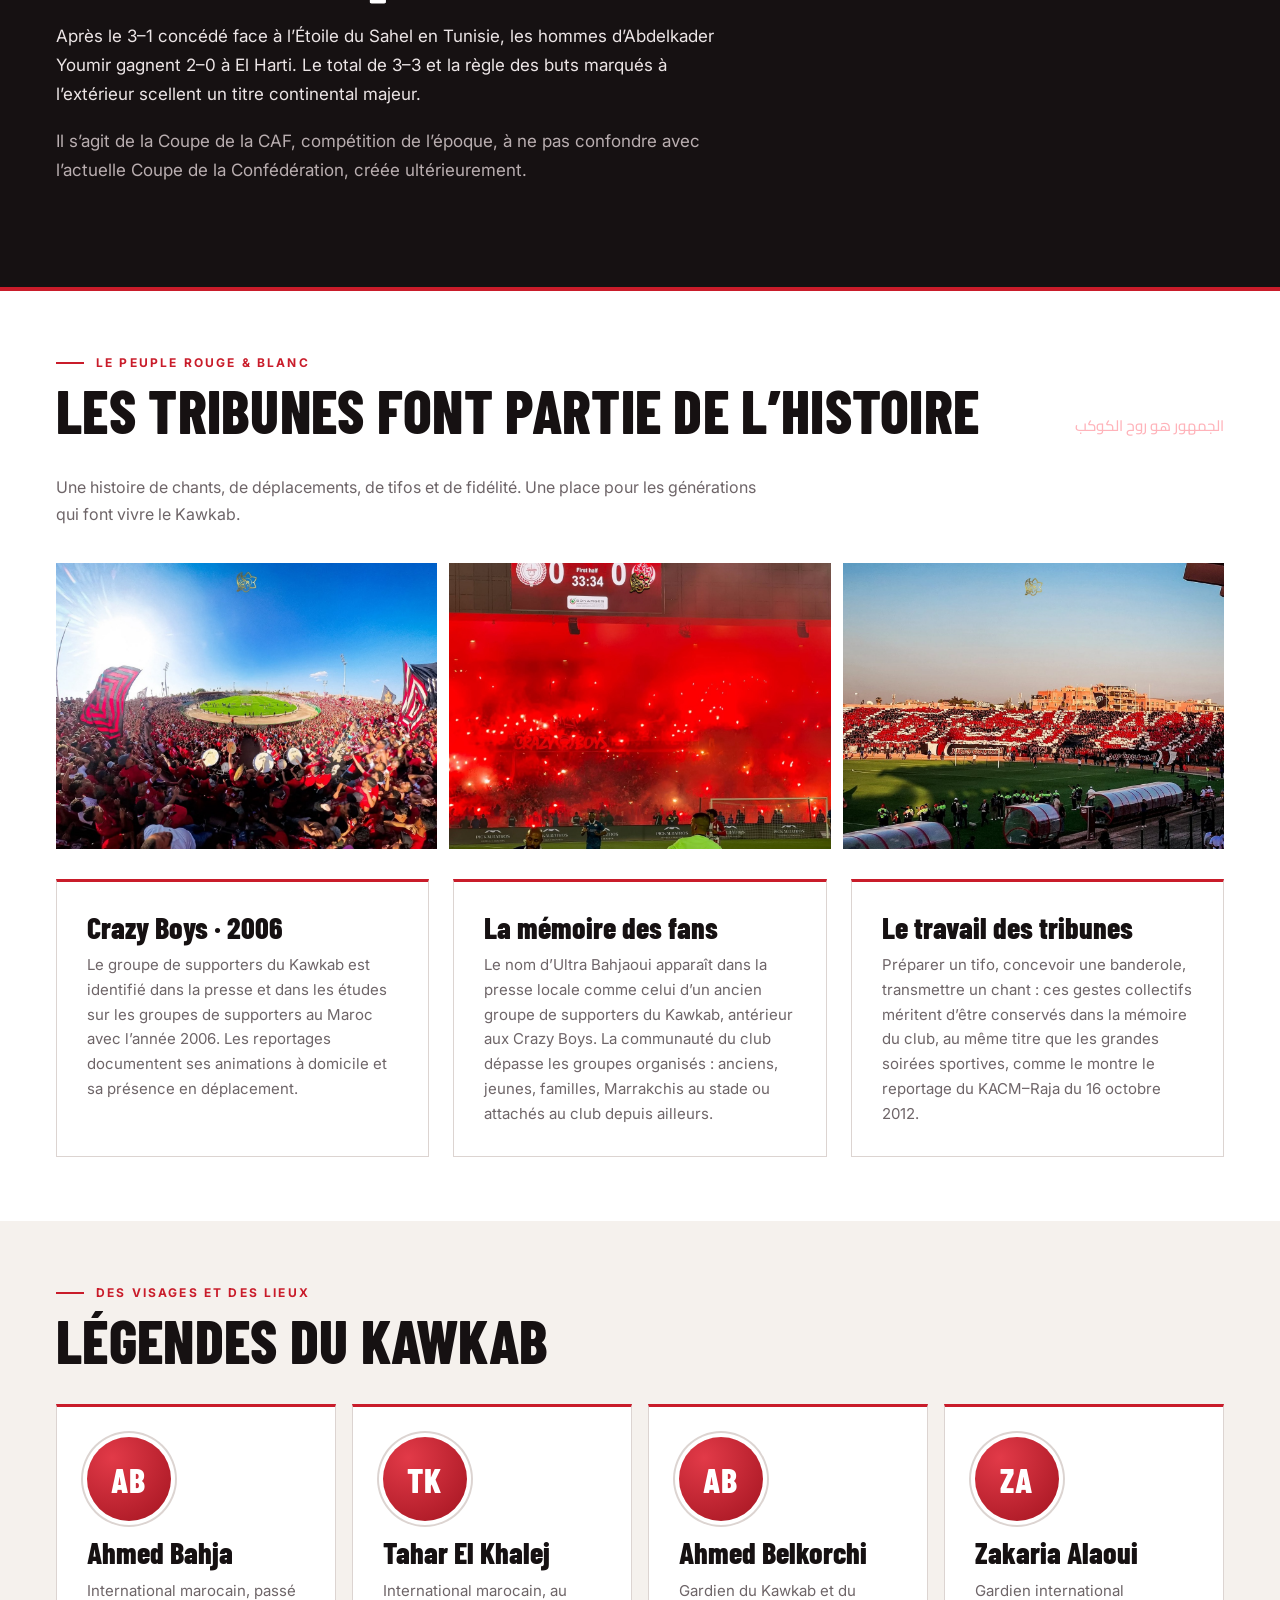
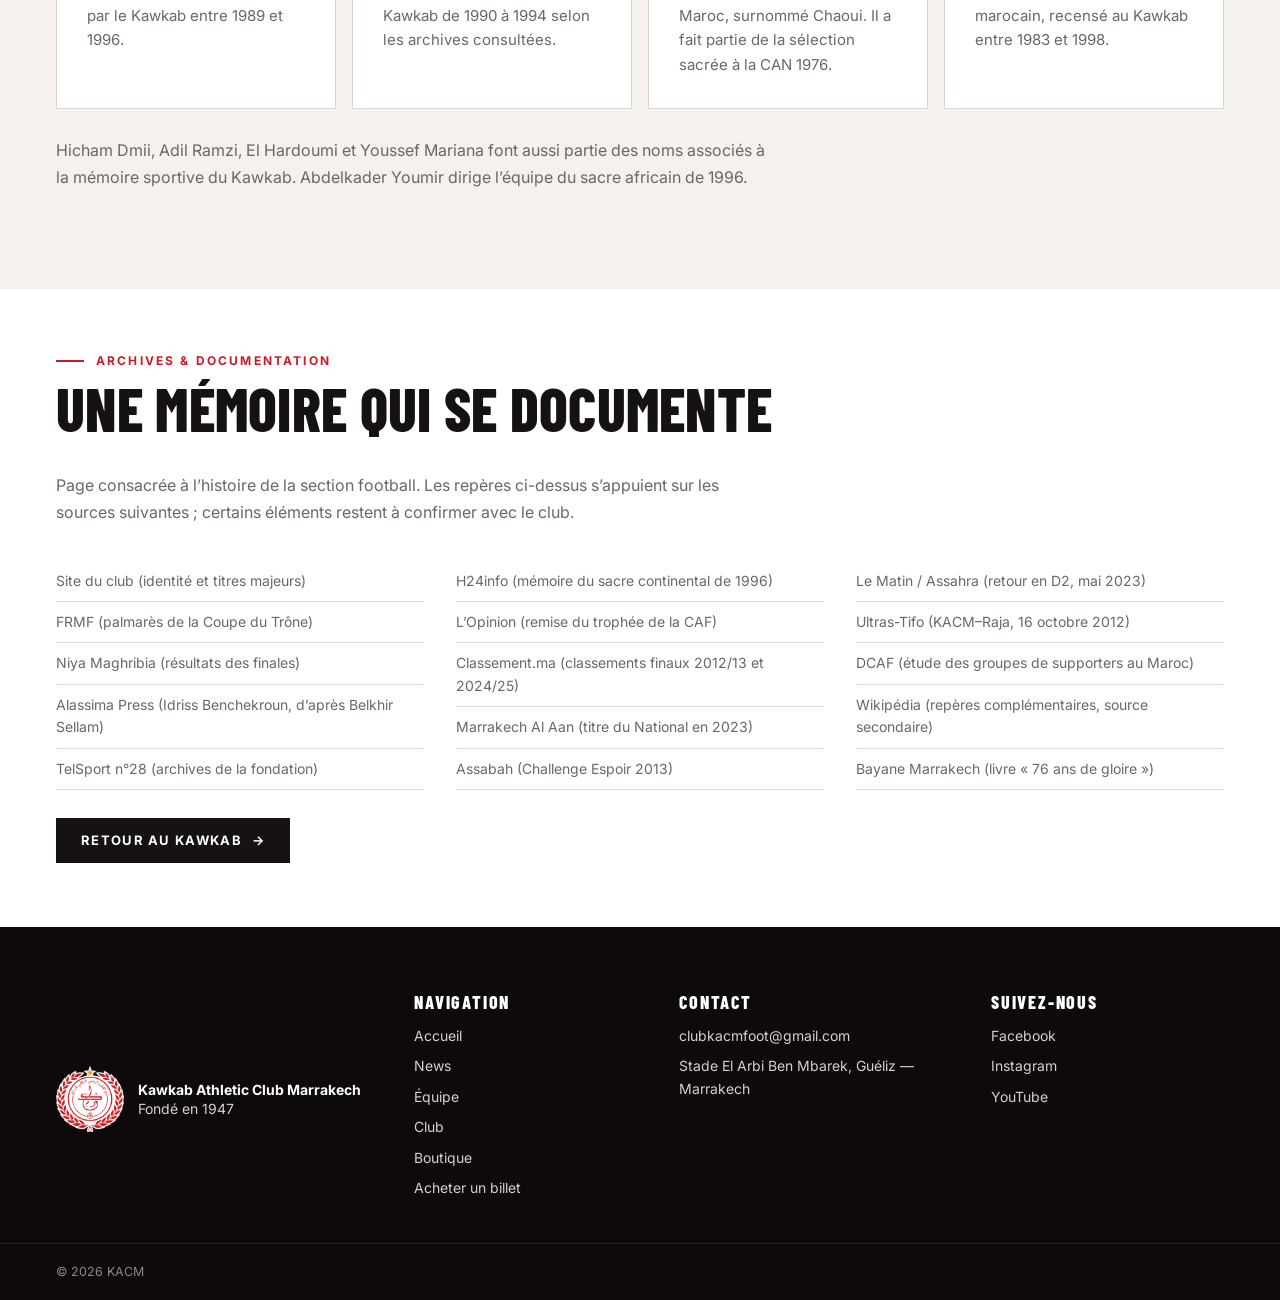
<file: histoire.html>
<!doctype html>
<html lang="fr" dir="ltr">
<head>
<meta charset="utf-8">
<meta name="viewport" content="width=device-width,initial-scale=1">
<title>Histoire et palmarès — KACM</title>
<meta name="description" content="Histoire du Kawkab Athletic Club Marrakech depuis 1947 : fondation, palmarès, sacre africain de 1996, supporters et légendes.">
<link rel="icon" href="assets/logo.png?v=4">
<link rel="preconnect" href="https://fonts.googleapis.com">
<link rel="preconnect" href="https://fonts.gstatic.com" crossorigin>
<link href="https://fonts.googleapis.com/css2?family=Barlow+Condensed:wght@600;700;800;900&family=Inter:wght@400;500;600;700&family=Cairo:wght@500;700&display=swap" rel="stylesheet">
<link rel="stylesheet" href="css/style.css?v=20261125x">
</head>
<body>
<a class="skip" href="#main" data-i18n="skip">Aller au contenu</a>

<div class="topbar">
  <div class="wrap">
    <span><i class="dot"></i><span data-i18n="top.loc">Marrakech, Maroc</span><em>|</em><span data-i18n="top.since">Depuis 1947</span></span>
    <span class="ar" lang="ar" dir="rtl">الكوكب الرياضي المراكشي</span>
  </div>
</div>
<header class="site-header" id="top">
  <div class="wrap bar">
    <a class="brand" href="index.html" aria-label="KACM — accueil">
      <img src="assets/logo.png?v=4" alt="" width="46" height="46">
      <span><strong>KAWKAB</strong><small>MARRAKECH</small></span>
    </a>
    <nav class="nav" id="nav" aria-label="Navigation principale">
      <a href="index.html">Accueil</a>
      <a href="club.html">Le Club</a>
      <a href="histoire.html" aria-current="page">Notre Histoire</a>
      <a href="team.html">Équipe</a>
      <a href="news.html">Actualités</a>
      <a href="media.html">Média</a>
      <a href="stade.html">Stade</a>
      <a href="store.html">Boutique</a>
    </nav>
    <div class="tools">
      <button type="button" class="srch-btn" id="srchBtn" aria-label="Rechercher" title="Rechercher"><svg viewBox="0 0 24 24" width="18" height="18" fill="none" stroke="currentColor" stroke-width="1.9" aria-hidden="true"><circle cx="11" cy="11" r="6.5"/><path d="M16 16l4.5 4.5"/></svg></button>
      <div class="lang" id="lang">
        <button type="button" class="lang-btn" aria-haspopup="listbox" aria-expanded="false" aria-label="Langue">
          <svg viewBox="0 0 24 24" width="16" height="16" fill="none" stroke="currentColor" stroke-width="1.8"><circle cx="12" cy="12" r="9"/><path d="M3 12h18M12 3c3 3.2 3 14.8 0 18M12 3c-3 3.2-3 14.8 0 18"/></svg>
          <span id="langCur">FR</span>
        </button>
        <ul class="lang-menu" role="listbox" hidden>
          <li role="option" data-lang="fr">Français</li>
          <li role="option" data-lang="ar">العربية</li>
          <li role="option" data-lang="en">English</li>
        </ul>
      </div>
      <a class="btn btn-red" href="https://kacm.ticketing.ma/" target="_blank" rel="noopener">
        <svg viewBox="0 0 24 24" width="16" height="16" fill="none" stroke="currentColor" stroke-width="1.8"><path d="M3 9a2 2 0 0 0 0 6v3h18v-3a2 2 0 0 1 0-6V6H3z"/><path d="M14 6v12" stroke-dasharray="2 2"/></svg>
        <span data-i18n="cta.bill">Billetterie</span><span aria-hidden="true">↗</span>
      </a>
      <button type="button" class="burger" id="burger" aria-label="Menu" aria-expanded="false" aria-controls="nav"><span></span><span></span><span></span></button>
    </div>
  </div>
</header>

<main id="main" tabindex="-1" class="his">
  <section class="his-cover"><img src="assets/history/cover.jpg" alt="Kawkab 79 — Fares Ennakhil, 1947">
    <div class="wrap his-hero-in">
      <p class="eyebrow light"><span>Kawkab Athlétique Club de Marrakech</span></p>
      <h1>Une ville.<br>Une histoire.<br>Un Kawkab.</h1>
      <p class="his-lead">Né le 20 septembre 1947. Porté par le rouge et le blanc. Transmis d’une génération à l’autre.</p>
      <p class="his-ar" lang="ar" dir="rtl">الكوكب الرياضي المراكشي · تاريخ، أمجاد، وجمهور وفيّ</p>
    </div>
  </section>
    <nav class="his-nav" aria-label="Sections de la page"><div class="wrap">
    <a href="#fresque">Fresque</a><a href="#fondation">Manifeste</a><a href="#palmares">Palmarès</a><a href="#cap">1996</a><a href="#tribunes">Les tribunes</a><a href="#legendes">Légendes</a><a href="#sources">Sources</a>
  </div></nav>

  <section class="sec" id="fresque"><div class="wrap">
    <header class="sec-head"><div><p class="eyebrow"><span>Depuis 1947</span></p><h2>Fresque historique</h2></div></header>
    <ol class="tl">
      <li><b>1947</b><div><h3>La fondation du Kawkab</h3><p>Le club est fondé à Marrakech le 20 septembre 1947, dans le contexte du protectorat, autour d’un projet collectif né des équipes de quartier de la ville.</p></div></li>
      <li><b>1958</b><div><h3>Premier titre de champion du Maroc</h3><p>Le Kawkab remporte le premier championnat national de son histoire.</p></div></li>
      <li><b>1963–65</b><div><h3>Trois Coupes du Trône d’affilée</h3><p>Succès en finale contre Hassania Agadir (1963, 3–2), le Wydad (1964, 3–2) et le Raja (1965, 3–1).</p></div></li>
      <li><b>1987–93</b><div><h3>Les années dorées</h3><p>Coupes du Trône en 1987, 1991 et 1993, et un deuxième titre de champion du Maroc en 1992, trente-quatre ans après le premier.</p></div></li>
      <li><b>1996</b><div><h3>Le sacre africain</h3><p>Victoire en Coupe de la CAF face à l’Étoile du Sahel : un 1–3 à l’aller en Tunisie, puis un 2–0 au retour à El Harti, et le titre continental grâce aux buts marqués à l’extérieur.</p></div></li>
      <li><b>2013</b><div><h3>Champion de deuxième division</h3><p>Titre de D2 avec 65 points, et victoire en Challenge Espoir (finale 2–0 contre le MCO).</p></div></li>
      <li><b>2023</b><div><h3>Le retour vers le football professionnel</h3><p>Champion du National amateur, titre assuré le 13 mai, partagé avec le public au Grand Stade de Marrakech.</p></div></li>
      <li><b>2025</b><div><h3>Champion de Botola 2</h3><p>Le Kawkab remporte la deuxième division avec 53 points et retrouve l’élite.</p></div></li>
    </ol>
  </div></section>

  <section class="sec sec-beige" id="fondation"><div class="wrap">
    <p class="eyebrow"><span>20 septembre 1947</span></p>
    <h2 class="his-h2">Manifeste de création</h2>
    <p class="his-intro">Une naissance sportive inscrite dans la vie de Marrakech et dans le contexte national de l’époque.</p>
    <div class="his-cols">
      <article><h3>D’Ennajah au KACM</h3><p>Le Kawkab prolonge l’aventure d’Ennajah, une équipe de quartier des années 1940 liée à Hadj Idriss Talbi. Ses joueurs rejoignent en 1947 un projet rassemblant des éléments d’autres formations locales. Le 20 septembre 1947 devient la date de fondation du nouveau club.</p></article>
      <article><h3>Un projet collectif</h3><p>Idriss Benchekroun est identifié comme le président fondateur. Les archives évoquent aussi Hadj Mohamed Ben Ahmed, Abdeslam Zerouzi et Mohamed Boukli parmi les artisans de la naissance du club. Les graphies de certains noms varient selon les publications.</p></article>
      <article><h3>Des lieux, puis un club omnisports</h3><p>Les premiers lieux du club s’inscrivent dans la médina, à Mouassine et Arsat El Maach, avant son implantation à Guéliz. Le Kawkab se développe ensuite en club omnisports, avec d’autres disciplines, dont le basket-ball.</p></article>
    </div>
    <dl class="his-id"><div><dt>Nom complet</dt><dd>Kawkab Athlétique Club de Marrakech</dd></div><div><dt>Couleurs</dt><dd>Rouge &amp; blanc</dd></div><div><dt>Ancrage</dt><dd>Marrakech · Maroc</dd></div></dl>
    <p class="his-note">Le document fondateur original reste à obtenir auprès du club ; les récits ci-dessus s’appuient sur des archives de presse.</p>
  </div></section>

  <section class="sec" id="palmares"><div class="wrap">
    <header class="sec-head"><div><p class="eyebrow"><span>Équipe première de football</span></p><h2>Chaque titre. Une fierté.</h2></div></header>
    <div class="his-count">
      <div class="tro" style="--tr:url(../assets/history/history-league.webp)"><b>2</b><span>Championnats du Maroc</span><small>1958 · 1992</small></div>
      <div class="tro" style="--tr:url(../assets/history/history-throne.webp)"><b>6</b><span>Coupes du Trône</span><small>1963 · 1964 · 1965 · 1987 · 1991 · 1993</small></div>
      <div style="--bg:url(../assets/history/history-caf-1996.webp)"><b>1</b><span>Coupe de la CAF</span><small>1996</small></div>
    </div>
    <div class="nchips" id="hisChips" role="tablist" aria-label="Filtrer les titres">
      <button type="button" role="tab" aria-selected="true" data-f="all">Tous les titres · 9</button>
      <button type="button" role="tab" aria-selected="false" data-f="league">Championnat · 2</button>
      <button type="button" role="tab" aria-selected="false" data-f="cup">Coupe du Trône · 6</button>
      <button type="button" role="tab" aria-selected="false" data-f="africa">Afrique · 1</button>
    </div>
    <div class="his-titles" id="hisTitles"></div>
    <h3 class="his-h3">Les titres des autres compétitions</h3>
    <div class="his-table"><table>
      <thead><tr><th>Année</th><th>Compétition</th><th>Repère</th></tr></thead>
      <tbody>
        <tr><td>2013</td><td>Deuxième division</td><td>Champion · 65 points</td></tr>
        <tr><td>2023</td><td>National amateur</td><td>Champion · titre assuré le 13 mai</td></tr>
        <tr><td>2025</td><td>Botola 2</td><td>Champion · 53 points</td></tr>
        <tr><td>2013</td><td>Challenge Espoir</td><td>Vainqueur · finale 2–0 contre le MCO</td></tr>
      </tbody></table></div>
  </div></section>

  <section class="his-cap" id="cap"><div class="wrap">
    <p class="eyebrow light"><span>1996 · Le grand renversement</span></p>
    <h2>Marrakech, au sommet de l’Afrique.</h2>
    <p>Après le 3–1 concédé face à l’Étoile du Sahel en Tunisie, les hommes d’Abdelkader Youmir gagnent 2–0 à El Harti. Le total de 3–3 et la règle des buts marqués à l’extérieur scellent un titre continental majeur.</p>
    <p class="his-small">Il s’agit de la Coupe de la CAF, compétition de l’époque, à ne pas confondre avec l’actuelle Coupe de la Confédération, créée ultérieurement.</p>
  </div></section>

  <section class="sec" id="tribunes"><div class="wrap">
    <header class="sec-head"><div><p class="eyebrow"><span>Le peuple rouge &amp; blanc</span></p><h2>Les tribunes font partie de l’histoire</h2></div><span class="his-ar" lang="ar" dir="rtl">الجمهور هو روح الكوكب</span></header>
    <p class="his-intro">Une histoire de chants, de déplacements, de tifos et de fidélité. Une place pour les générations qui font vivre le Kawkab.</p>
    <div class="his-fans">
      <figure><img src="assets/fans/fans-4.jpg" alt="Les supporters du Kawkab" loading="lazy"></figure>
      <figure><img src="assets/fans/fans-2.jpg" alt="Les tribunes du Kawkab" loading="lazy"></figure>
      <figure><img src="assets/fans/fans-6.jpg" alt="Le public rouge et blanc" loading="lazy"></figure>
    </div>
    <div class="his-cols">
      <article><h3>Crazy Boys · 2006</h3><p>Le groupe de supporters du Kawkab est identifié dans la presse et dans les études sur les groupes de supporters au Maroc avec l’année 2006. Les reportages documentent ses animations à domicile et sa présence en déplacement.</p></article>
      <article><h3>La mémoire des fans</h3><p>Le nom d’Ultra Bahjaoui apparaît dans la presse locale comme celui d’un ancien groupe de supporters du Kawkab, antérieur aux Crazy Boys. La communauté du club dépasse les groupes organisés : anciens, jeunes, familles, Marrakchis au stade ou attachés au club depuis ailleurs.</p></article>
      <article><h3>Le travail des tribunes</h3><p>Préparer un tifo, concevoir une banderole, transmettre un chant : ces gestes collectifs méritent d’être conservés dans la mémoire du club, au même titre que les grandes soirées sportives, comme le montre le reportage du KACM–Raja du 16 octobre 2012.</p></article>
    </div>
  </div></section>

  <section class="sec sec-beige" id="legendes"><div class="wrap">
    <header class="sec-head"><div><p class="eyebrow"><span>Des visages et des lieux</span></p><h2>Légendes du Kawkab</h2></div></header>
    <div class="his-leg">
      <article><span class="leg-av" aria-hidden="true">AB</span><h3>Ahmed Bahja</h3><p>International marocain, passé par le Kawkab entre 1989 et 1996.</p></article>
      <article><span class="leg-av" aria-hidden="true">TK</span><h3>Tahar El Khalej</h3><p>International marocain, au Kawkab de 1990 à 1994 selon les archives consultées.</p></article>
      <article><span class="leg-av" aria-hidden="true">AB</span><h3>Ahmed Belkorchi</h3><p>Gardien du Kawkab et du Maroc, surnommé Chaoui. Il a fait partie de la sélection sacrée à la CAN 1976.</p></article>
      <article><span class="leg-av" aria-hidden="true">ZA</span><h3>Zakaria Alaoui</h3><p>Gardien international marocain, recensé au Kawkab entre 1983 et 1998.</p></article>
    </div>
    <p class="his-intro" style="margin-top:28px">Hicham Dmii, Adil Ramzi, El Hardoumi et Youssef Mariana font aussi partie des noms associés à la mémoire sportive du Kawkab. Abdelkader Youmir dirige l’équipe du sacre africain de 1996.</p>
      </div></section>

  <section class="sec" id="sources"><div class="wrap">
    <header class="sec-head"><div><p class="eyebrow"><span>Archives &amp; documentation</span></p><h2>Une mémoire qui se documente</h2></div></header>
    <p class="his-intro">Page consacrée à l’histoire de la section football. Les repères ci-dessus s’appuient sur les sources suivantes ; certains éléments restent à confirmer avec le club.</p>
    <ul class="his-src">
      <li>Site du club (identité et titres majeurs)</li><li>FRMF (palmarès de la Coupe du Trône)</li><li>Niya Maghribia (résultats des finales)</li>
      <li>Alassima Press (Idriss Benchekroun, d’après Belkhir Sellam)</li><li>TelSport n°28 (archives de la fondation)</li><li>H24info (mémoire du sacre continental de 1996)</li>
      <li>L’Opinion (remise du trophée de la CAF)</li><li>Classement.ma (classements finaux 2012/13 et 2024/25)</li><li>Marrakech Al Aan (titre du National en 2023)</li>
      <li>Assabah (Challenge Espoir 2013)</li><li>Le Matin / Assahra (retour en D2, mai 2023)</li><li>Ultras-Tifo (KACM–Raja, 16 octobre 2012)</li>
      <li>DCAF (étude des groupes de supporters au Maroc)</li><li>Wikipédia (repères complémentaires, source secondaire)</li><li>Bayane Marrakech (livre « 76 ans de gloire »)</li>
    </ul>
    <a class="btn btn-dark" href="index.html"><span>Retour au Kawkab</span><span aria-hidden="true">→</span></a>
  </div></section>
</main>


<footer class="site-footer" id="bot">
  <div class="wrap foot-grid">
    <div class="foot-brand">
      <img src="assets/logo.png?v=4" alt="" width="64" height="64">
      <p><strong>Kawkab Athletic Club Marrakech</strong><br><span data-i18n="foot.since">Fondé en 1947</span></p>
    </div>
    <div>
      <h3 data-i18n="foot.nav">Navigation</h3>
      <ul>
        <li><a href="index.html" data-i18n="nav.home">Accueil</a></li>
        <li><a href="news.html" data-i18n="nav.news">News</a></li>
        <li><a href="team.html" data-i18n="nav.team">Équipe</a></li>
        <li><a href="club.html" data-i18n="nav.club">Club</a></li>
        <li><a href="store.html" data-i18n="nav.store">Boutique</a></li>
        <li><a href="https://kacm.ticketing.ma/" target="_blank" rel="noopener" data-i18n="cta.ticket">Acheter un billet</a></li>
      </ul>
    </div>
    <div>
      <h3 data-i18n="foot.contact">Contact</h3>
      <ul>
        <li><a href="mailto:clubkacmfoot@gmail.com">clubkacmfoot@gmail.com</a></li>
        <li>Stade El Arbi Ben Mbarek, Guéliz — Marrakech</li>
      </ul>
    </div>
    <div>
      <h3 data-i18n="foot.follow">Suivez-nous</h3>
      <ul class="social">
        <li><a href="https://www.facebook.com/KACMOfficiiel/" target="_blank" rel="noopener">Facebook</a></li>
        <li><a href="https://www.instagram.com/kacmofficiel/" target="_blank" rel="noopener">Instagram</a></li>
        <li><a href="https://www.youtube.com/@kacmtv7253" target="_blank" rel="noopener">YouTube</a></li>
      </ul>
    </div>
  </div>
  <div class="wrap legal"><span>© 2026 KACM</span></div>
</footer>

<div class="toast" id="toast" role="status" aria-live="polite"></div>

<script src="js/data.js?v=20261125x"></script>
<script src="js/i18n.js?v=20261125x"></script>
<script src="js/common.js?v=20261125x"></script>
<script src="js/histoire.js?v=20261125x"></script>
</body>
</html>
</file>
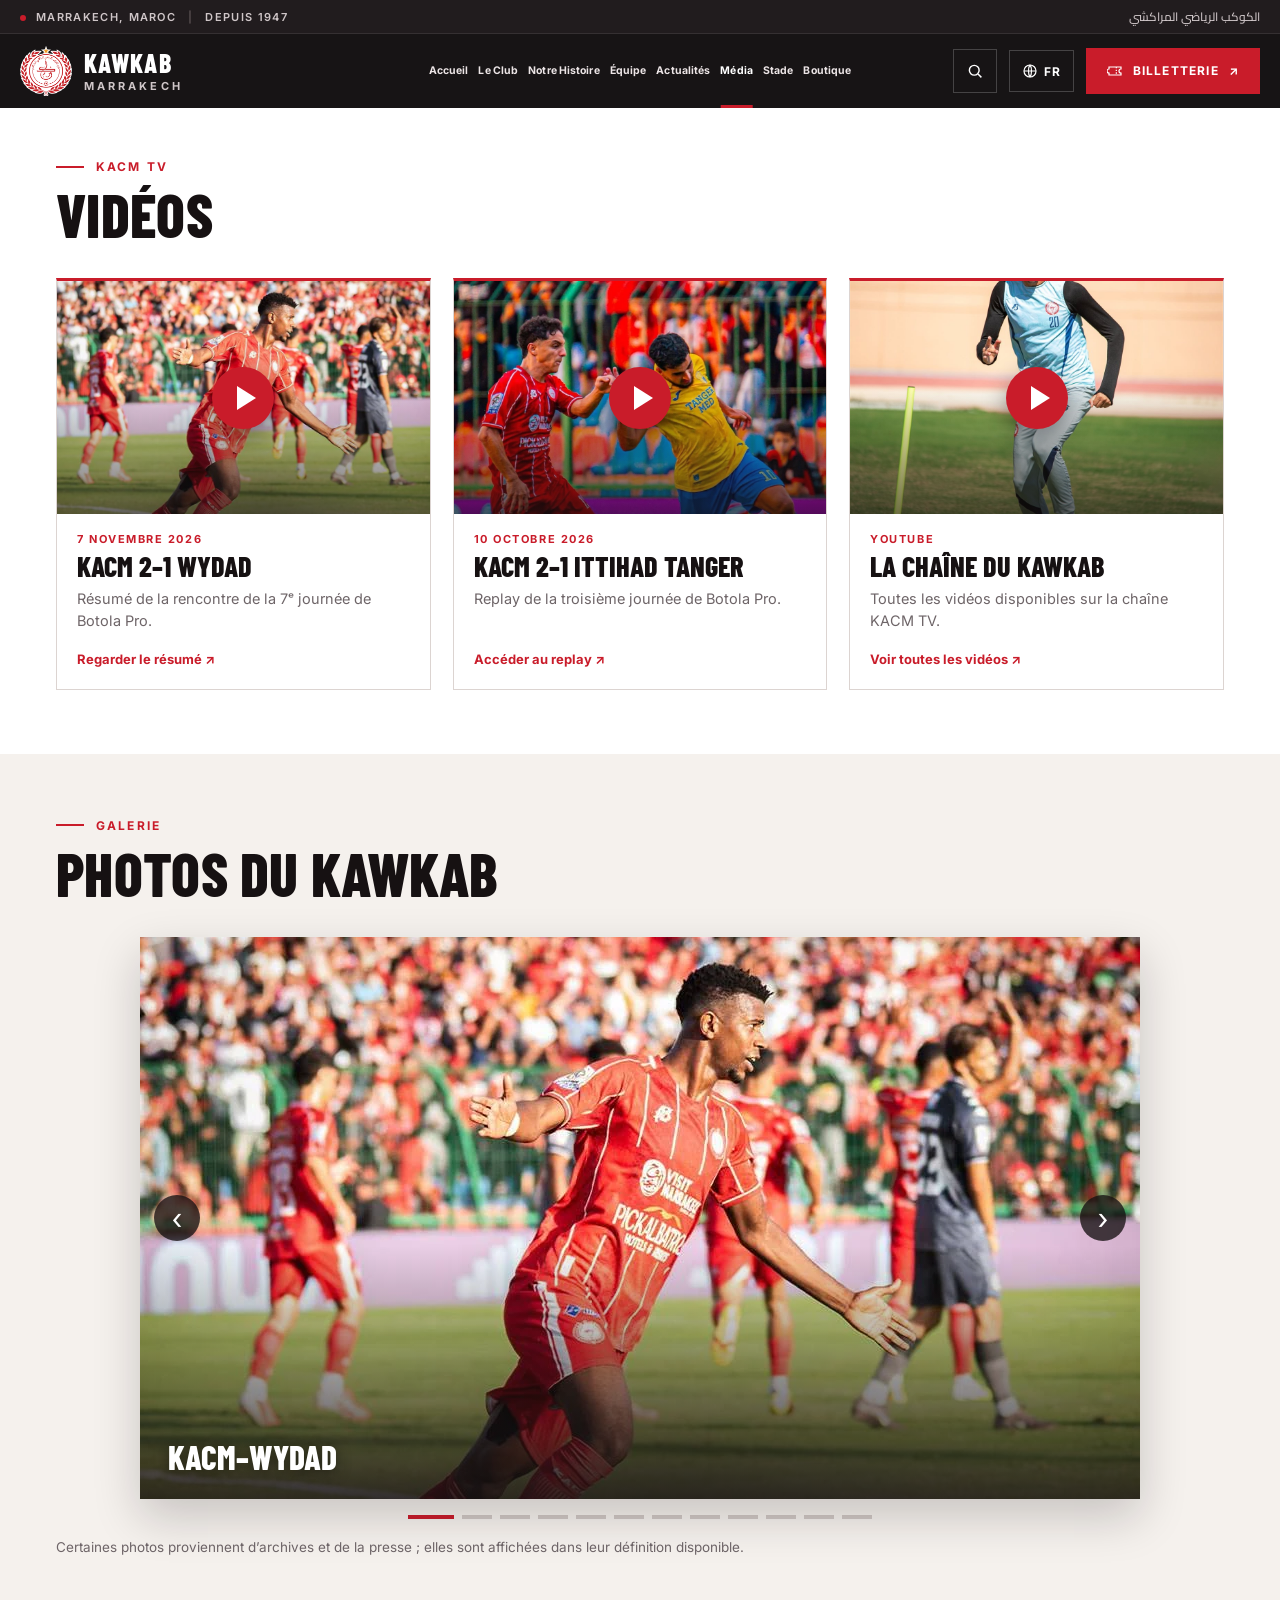
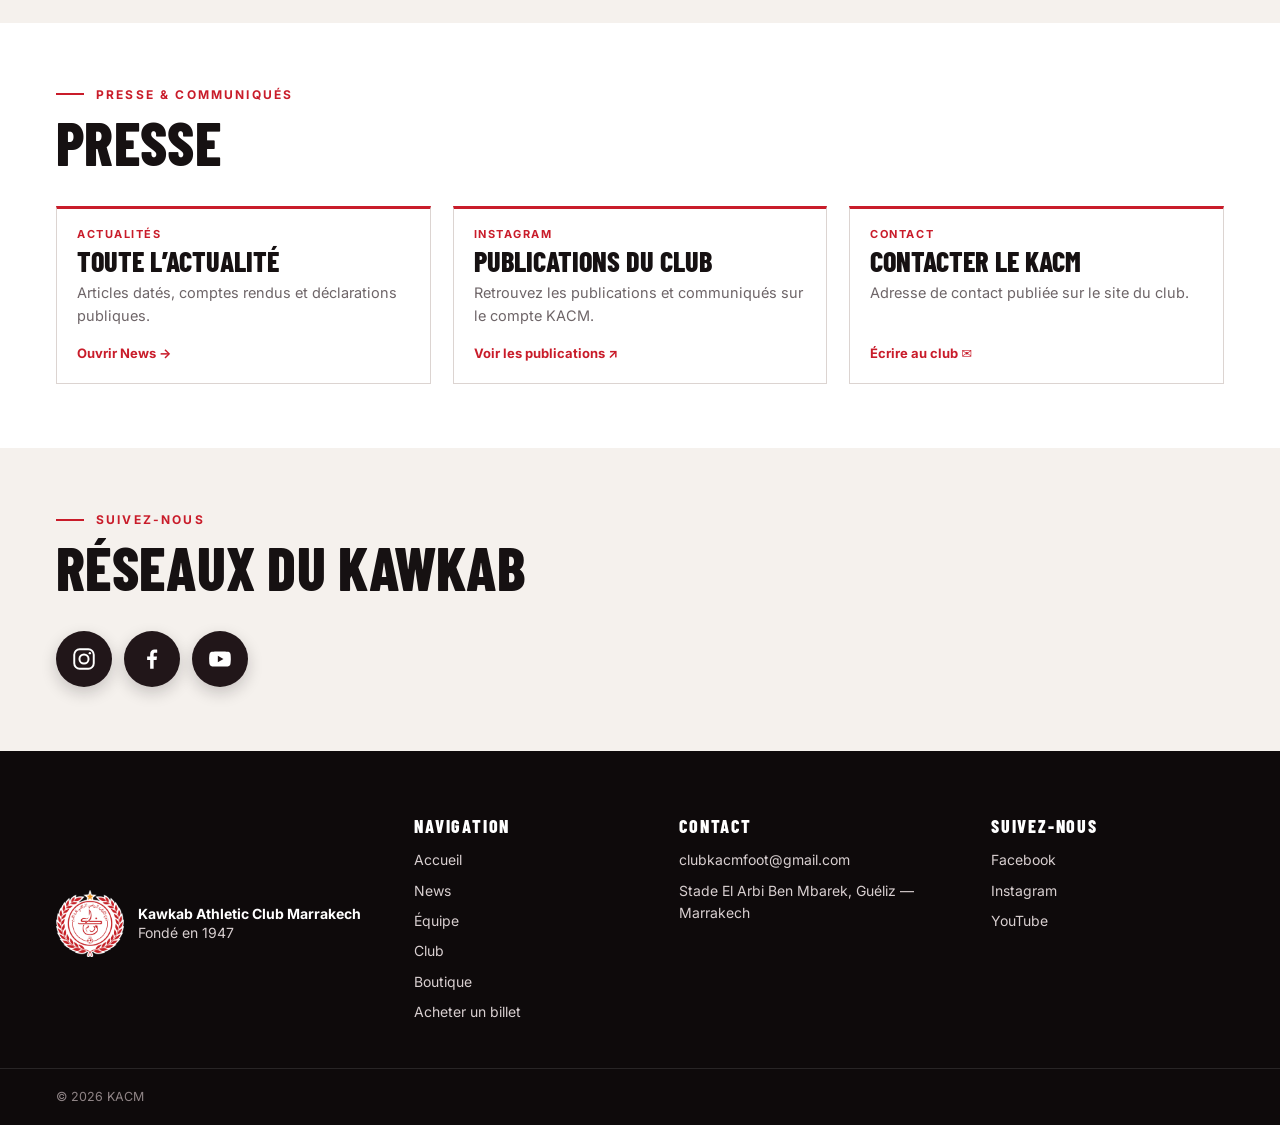
<file: media.html>
<!doctype html>
<html lang="fr" dir="ltr">
<head>
<meta charset="utf-8">
<meta name="viewport" content="width=device-width,initial-scale=1">
<title>Média — KACM</title>
<meta name="description" content="Médiathèque du Kawkab Athletic Club Marrakech : vidéos KACM TV, photos, presse, téléchargements et réseaux officiels.">
<link rel="icon" href="assets/logo.png?v=4">
<link rel="preconnect" href="https://fonts.googleapis.com">
<link rel="preconnect" href="https://fonts.gstatic.com" crossorigin>
<link href="https://fonts.googleapis.com/css2?family=Barlow+Condensed:wght@600;700;800;900&family=Inter:wght@400;500;600;700&family=Cairo:wght@500;700&display=swap" rel="stylesheet">
<link rel="stylesheet" href="css/style.css?v=20261125x">
</head>
<body>
<a class="skip" href="#main" data-i18n="skip">Aller au contenu</a>

<div class="topbar">
  <div class="wrap">
    <span><i class="dot"></i><span data-i18n="top.loc">Marrakech, Maroc</span><em>|</em><span data-i18n="top.since">Depuis 1947</span></span>
    <span class="ar" lang="ar" dir="rtl">الكوكب الرياضي المراكشي</span>
  </div>
</div>
<header class="site-header" id="top">
  <div class="wrap bar">
    <a class="brand" href="index.html" aria-label="KACM — accueil">
      <img src="assets/logo.png?v=4" alt="" width="46" height="46">
      <span><strong>KAWKAB</strong><small>MARRAKECH</small></span>
    </a>
    <nav class="nav" id="nav" aria-label="Navigation principale">
      <a href="index.html">Accueil</a>
      <a href="club.html">Le Club</a>
      <a href="histoire.html">Notre Histoire</a>
      <a href="team.html">Équipe</a>
      <a href="news.html">Actualités</a>
      <a href="media.html" aria-current="page">Média</a>
      <a href="stade.html">Stade</a>
      <a href="store.html">Boutique</a>
    </nav>
    <div class="tools">
      <button type="button" class="srch-btn" id="srchBtn" aria-label="Rechercher" title="Rechercher"><svg viewBox="0 0 24 24" width="18" height="18" fill="none" stroke="currentColor" stroke-width="1.9" aria-hidden="true"><circle cx="11" cy="11" r="6.5"/><path d="M16 16l4.5 4.5"/></svg></button>
      <div class="lang" id="lang">
        <button type="button" class="lang-btn" aria-haspopup="listbox" aria-expanded="false" aria-label="Langue">
          <svg viewBox="0 0 24 24" width="16" height="16" fill="none" stroke="currentColor" stroke-width="1.8"><circle cx="12" cy="12" r="9"/><path d="M3 12h18M12 3c3 3.2 3 14.8 0 18M12 3c-3 3.2-3 14.8 0 18"/></svg>
          <span id="langCur">FR</span>
        </button>
        <ul class="lang-menu" role="listbox" hidden>
          <li role="option" data-lang="fr">Français</li>
          <li role="option" data-lang="ar">العربية</li>
          <li role="option" data-lang="en">English</li>
        </ul>
      </div>
      <a class="btn btn-red" href="https://kacm.ticketing.ma/" target="_blank" rel="noopener">
        <svg viewBox="0 0 24 24" width="16" height="16" fill="none" stroke="currentColor" stroke-width="1.8"><path d="M3 9a2 2 0 0 0 0 6v3h18v-3a2 2 0 0 1 0-6V6H3z"/><path d="M14 6v12" stroke-dasharray="2 2"/></svg>
        <span data-i18n="cta.bill">Billetterie</span><span aria-hidden="true">↗</span>
      </a>
      <button type="button" class="burger" id="burger" aria-label="Menu" aria-expanded="false" aria-controls="nav"><span></span><span></span><span></span></button>
    </div>
  </div>
</header>

<main id="main" tabindex="-1" class="med">
  <h1 class="sr">Média</h1>

  <section class="sec" id="videos"><div class="wrap">
    <header class="sec-head"><div><p class="eyebrow"><span>KACM TV</span></p><h2>Vidéos</h2></div></header>
    <div class="med-grid3">
      <a class="med-card" href="https://score.ma/videos/83I8VZzaqeM" target="_blank" rel="noopener"><span class="med-thumb"><img src="assets/reference/season-wydad.webp" alt="" loading="lazy"><i class="med-play" aria-hidden="true"></i></span><span class="med-b"><small>7 novembre 2026</small><strong>KACM 2–1 Wydad</strong><span>Résumé de la rencontre de la 7ᵉ journée de Botola Pro.</span><em>Regarder le résumé ↗</em></span></a>
      <a class="med-card" href="https://score.ma/match/kawkab-marrakech-ittihad-tanger-2026-10-10" target="_blank" rel="noopener"><span class="med-thumb"><img src="assets/reference/season-tanger.webp" alt="" loading="lazy"><i class="med-play" aria-hidden="true"></i></span><span class="med-b"><small>10 octobre 2026</small><strong>KACM 2–1 Ittihad Tanger</strong><span>Replay de la troisième journée de Botola Pro.</span><em>Accéder au replay ↗</em></span></a>
      <a class="med-card" href="https://www.youtube.com/@kacmtv7253/videos" target="_blank" rel="noopener"><span class="med-thumb"><img src="assets/training/training-4.jpg" alt="" loading="lazy"><i class="med-play" aria-hidden="true"></i></span><span class="med-b"><small>YouTube</small><strong>La chaîne du Kawkab</strong><span>Toutes les vidéos disponibles sur la chaîne KACM TV.</span><em>Voir toutes les vidéos ↗</em></span></a>
    </div>
  </div></section>

  <section class="sec sec-beige" id="photos"><div class="wrap">
    <header class="sec-head"><div><p class="eyebrow"><span>Galerie</span></p><h2>Photos du Kawkab</h2></div></header>
    <div class="med-slider" id="medSlider" aria-roledescription="carrousel" aria-label="Photos du Kawkab"></div>
    <p class="his-note">Certaines photos proviennent d’archives et de la presse ; elles sont affichées dans leur définition disponible.</p>
  </div></section>

  <section class="sec" id="presse"><div class="wrap">
    <header class="sec-head"><div><p class="eyebrow"><span>Presse &amp; communiqués</span></p><h2>Presse</h2></div></header>
    <div class="med-grid3">
      <a class="med-card plain" href="news.html"><span class="med-b"><small>Actualités</small><strong>Toute l’actualité</strong><span>Articles datés, comptes rendus et déclarations publiques.</span><em>Ouvrir News →</em></span></a>
      <a class="med-card plain" href="https://www.instagram.com/kacmofficiel/" target="_blank" rel="noopener"><span class="med-b"><small>Instagram</small><strong>Publications du club</strong><span>Retrouvez les publications et communiqués sur le compte KACM.</span><em>Voir les publications ↗</em></span></a>
      <a class="med-card plain" href="mailto:clubkacmfoot@gmail.com"><span class="med-b"><small>Contact</small><strong>Contacter le KACM</strong><span>Adresse de contact publiée sur le site du club.</span><em>Écrire au club ✉</em></span></a>
    </div>
  </div></section>

    <section class="sec sec-beige" id="reseaux"><div class="wrap">
    <header class="sec-head"><div><p class="eyebrow"><span>Suivez-nous</span></p><h2>Réseaux du Kawkab</h2></div></header>
    <div class="med-soc">
      <a class="ig" href="https://www.instagram.com/kacmofficiel/" target="_blank" rel="noopener" aria-label="Instagram du KACM" title="Instagram"><svg viewBox="0 0 24 24" width="34" height="34" fill="none" stroke="currentColor" stroke-width="1.8" aria-hidden="true"><rect x="3" y="3" width="18" height="18" rx="5"/><circle cx="12" cy="12" r="4.2"/><circle cx="17.4" cy="6.6" r="1.1" fill="currentColor" stroke="none"/></svg></a>
      <a class="fb" href="https://www.facebook.com/KACMOfficiiel/" target="_blank" rel="noopener" aria-label="Facebook du KACM" title="Facebook"><svg viewBox="0 0 24 24" width="34" height="34" fill="currentColor" aria-hidden="true"><path d="M13.5 21v-8h2.7l.4-3.2h-3.1V7.8c0-.9.3-1.5 1.6-1.5h1.7V3.4c-.3 0-1.3-.1-2.4-.1-2.4 0-4.1 1.5-4.1 4.2v2.3H7.5V13h2.8v8z"/></svg></a>
      <a class="yt" href="https://www.youtube.com/@kacmtv7253" target="_blank" rel="noopener" aria-label="YouTube KACM TV" title="YouTube"><svg viewBox="0 0 24 24" width="36" height="36" fill="currentColor" aria-hidden="true"><path d="M21.6 7.2a2.5 2.5 0 0 0-1.8-1.8C18.2 5 12 5 12 5s-6.2 0-7.8.4A2.5 2.5 0 0 0 2.4 7.2C2 8.8 2 12 2 12s0 3.2.4 4.8a2.5 2.5 0 0 0 1.8 1.8C5.8 19 12 19 12 19s6.2 0 7.8-.4a2.5 2.5 0 0 0 1.8-1.8c.4-1.6.4-4.8.4-4.8s0-3.2-.4-4.8zM10 15V9l5.2 3z"/></svg></a>
    </div>
  </div></section>
</main>


<footer class="site-footer" id="bot">
  <div class="wrap foot-grid">
    <div class="foot-brand">
      <img src="assets/logo.png?v=4" alt="" width="64" height="64">
      <p><strong>Kawkab Athletic Club Marrakech</strong><br><span data-i18n="foot.since">Fondé en 1947</span></p>
    </div>
    <div>
      <h3 data-i18n="foot.nav">Navigation</h3>
      <ul>
        <li><a href="index.html" data-i18n="nav.home">Accueil</a></li>
        <li><a href="news.html" data-i18n="nav.news">News</a></li>
        <li><a href="team.html" data-i18n="nav.team">Équipe</a></li>
        <li><a href="club.html" data-i18n="nav.club">Club</a></li>
        <li><a href="store.html" data-i18n="nav.store">Boutique</a></li>
        <li><a href="https://kacm.ticketing.ma/" target="_blank" rel="noopener" data-i18n="cta.ticket">Acheter un billet</a></li>
      </ul>
    </div>
    <div>
      <h3 data-i18n="foot.contact">Contact</h3>
      <ul>
        <li><a href="mailto:clubkacmfoot@gmail.com">clubkacmfoot@gmail.com</a></li>
        <li>Stade El Arbi Ben Mbarek, Guéliz — Marrakech</li>
      </ul>
    </div>
    <div>
      <h3 data-i18n="foot.follow">Suivez-nous</h3>
      <ul class="social">
        <li><a href="https://www.facebook.com/KACMOfficiiel/" target="_blank" rel="noopener">Facebook</a></li>
        <li><a href="https://www.instagram.com/kacmofficiel/" target="_blank" rel="noopener">Instagram</a></li>
        <li><a href="https://www.youtube.com/@kacmtv7253" target="_blank" rel="noopener">YouTube</a></li>
      </ul>
    </div>
  </div>
  <div class="wrap legal"><span>© 2026 KACM</span></div>
</footer>

<div class="toast" id="toast" role="status" aria-live="polite"></div>

<script src="js/data.js?v=20261125x"></script>
<script src="js/i18n.js?v=20261125x"></script>
<script src="js/common.js?v=20261125x"></script>
<script src="js/media.js?v=20261125x"></script>
</body>
</html>
</file>
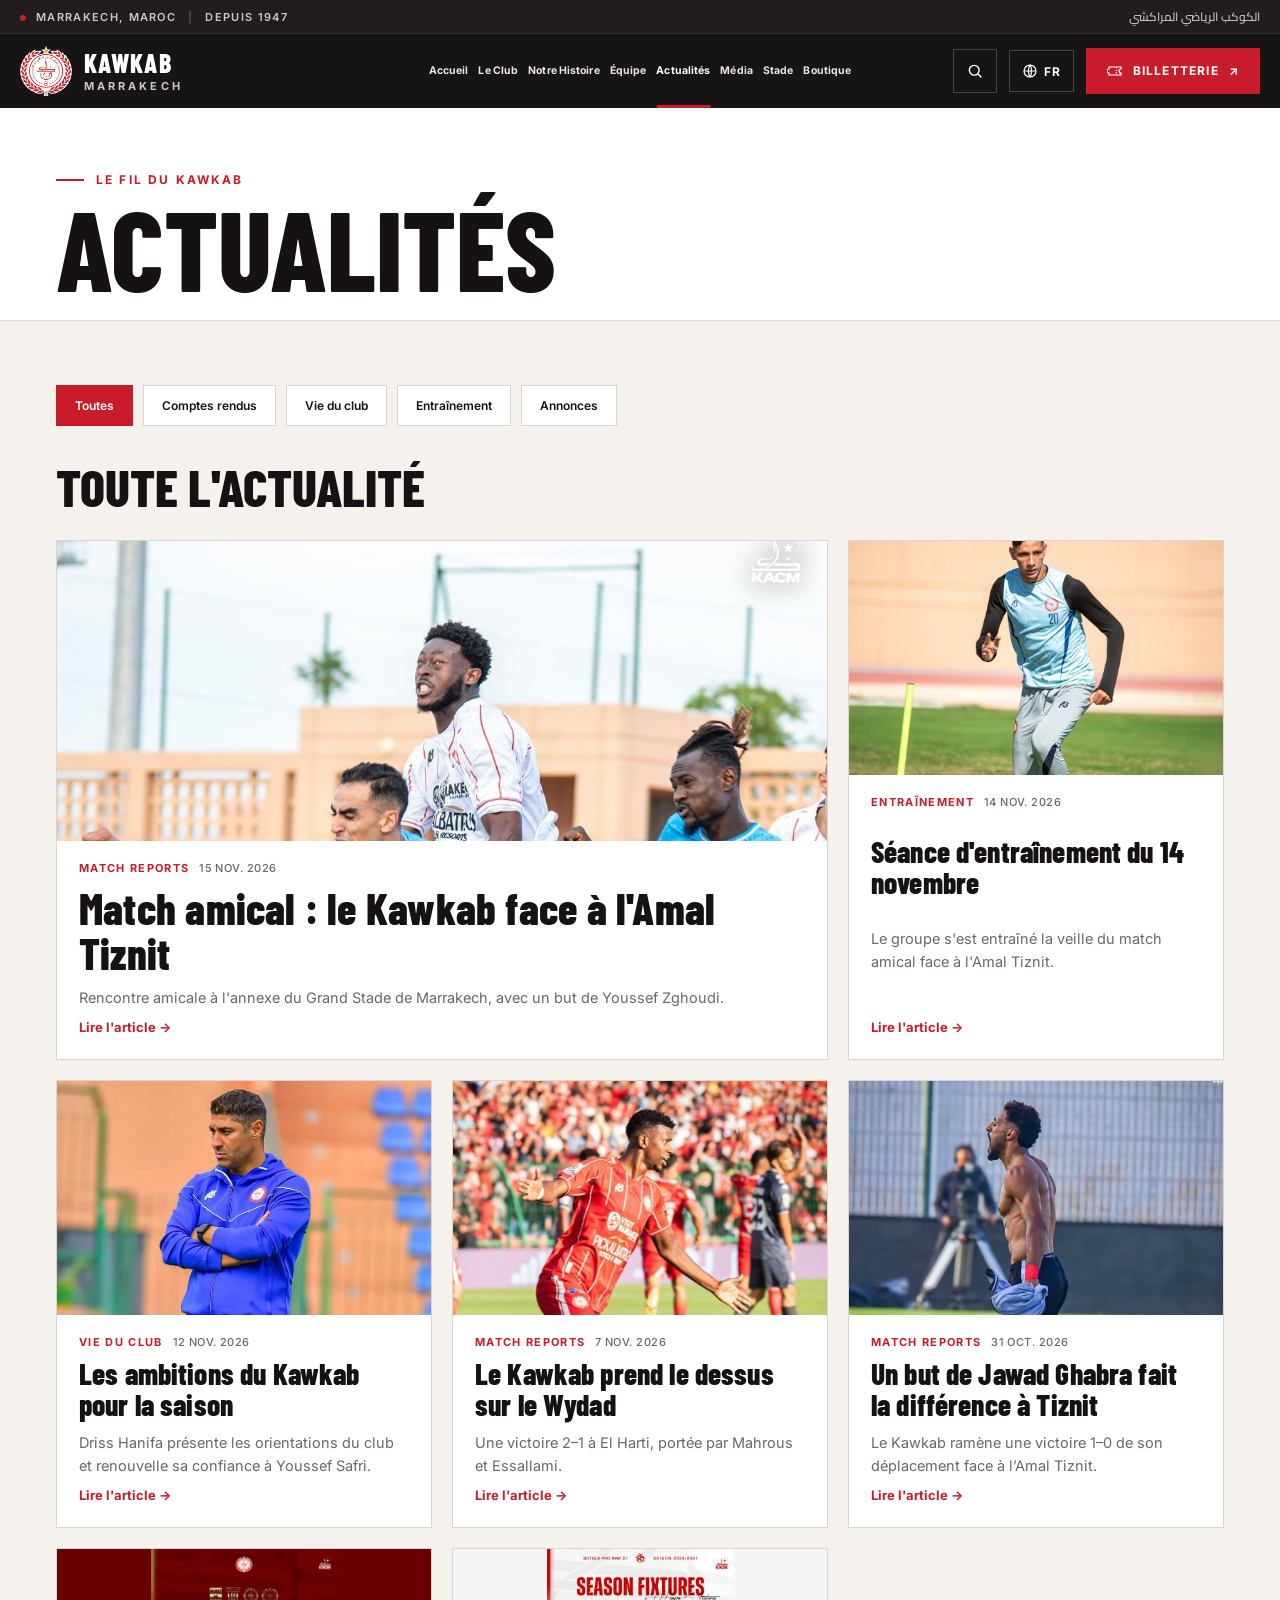
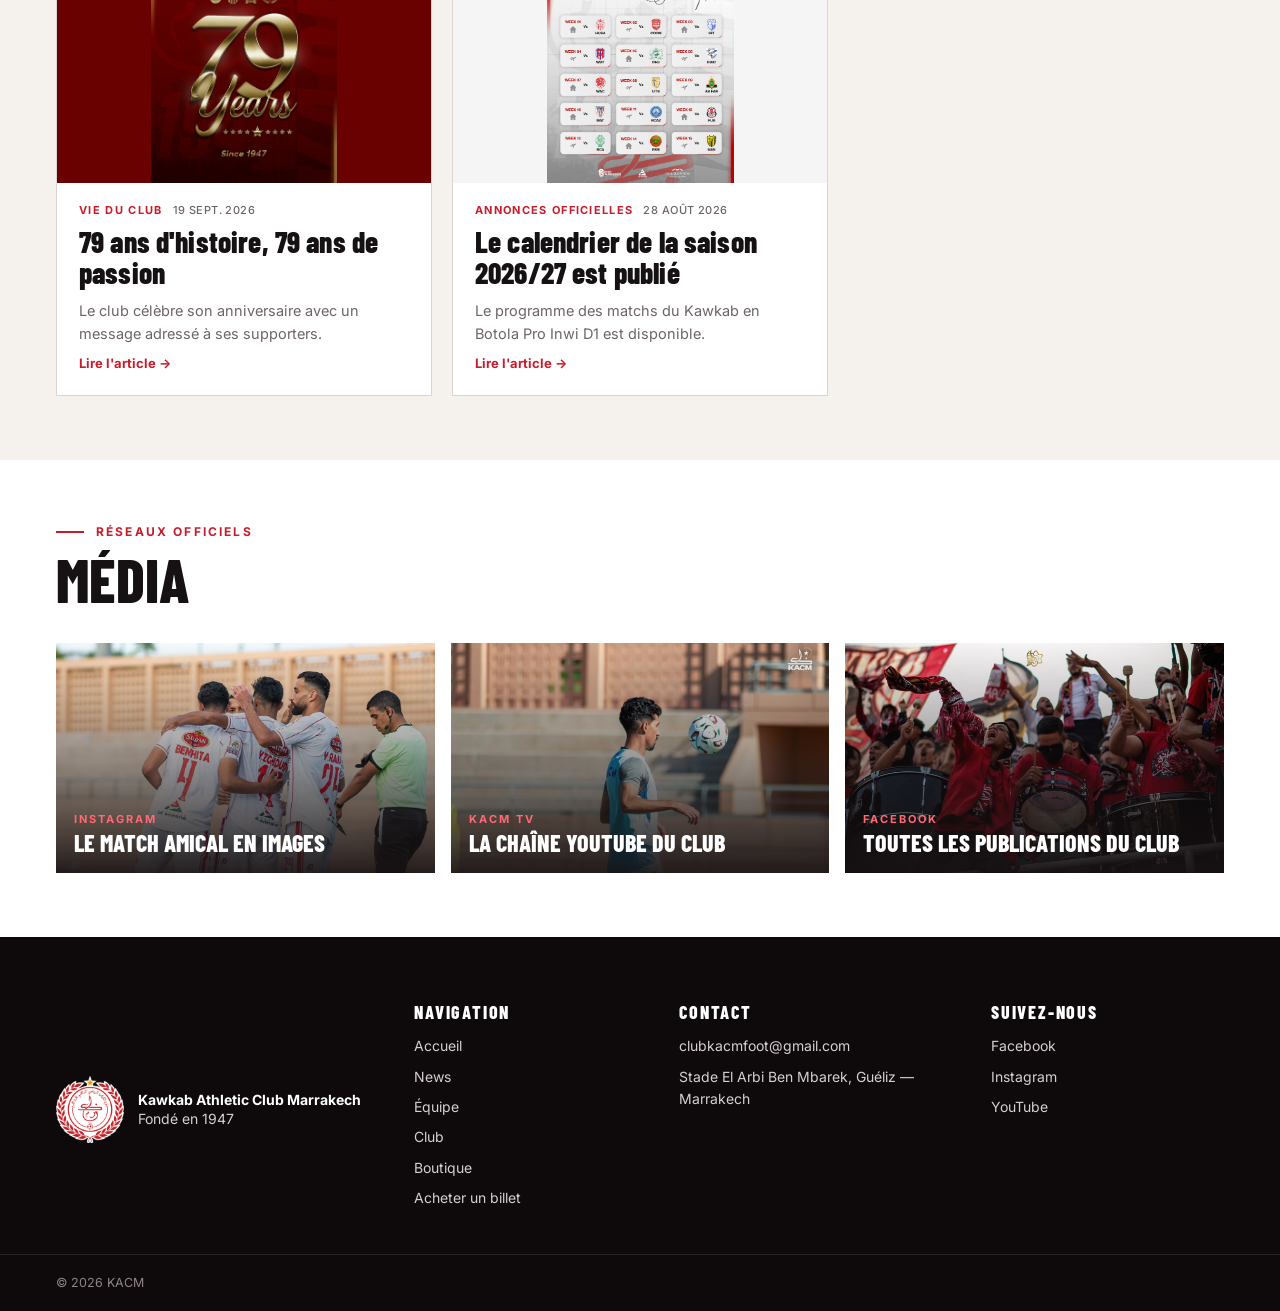
<file: news.html>
<!doctype html>
<html lang="fr" dir="ltr">
<head>
<meta charset="utf-8">
<meta name="viewport" content="width=device-width,initial-scale=1">
<title>Actualités — KACM</title>
<meta name="description" content="Toutes les actualités du Kawkab Athletic Club Marrakech : comptes rendus de matchs, entraînements, annonces officielles et vie du club.">
<link rel="icon" href="assets/logo.png?v=4">
<link rel="preconnect" href="https://fonts.googleapis.com">
<link rel="preconnect" href="https://fonts.gstatic.com" crossorigin>
<link href="https://fonts.googleapis.com/css2?family=Barlow+Condensed:wght@600;700;800;900&family=Inter:wght@400;500;600;700&family=Cairo:wght@500;700&display=swap" rel="stylesheet">
<link rel="stylesheet" href="css/style.css?v=20261125x">
</head>
<body>
<a class="skip" href="#main" data-i18n="skip">Aller au contenu</a>

<div class="topbar">
  <div class="wrap">
    <span><i class="dot"></i><span data-i18n="top.loc">Marrakech, Maroc</span><em>|</em><span data-i18n="top.since">Depuis 1947</span></span>
    <span class="ar" lang="ar" dir="rtl">الكوكب الرياضي المراكشي</span>
  </div>
</div>
<header class="site-header" id="top">
  <div class="wrap bar">
    <a class="brand" href="index.html" aria-label="KACM — accueil">
      <img src="assets/logo.png?v=4" alt="" width="46" height="46">
      <span><strong>KAWKAB</strong><small>MARRAKECH</small></span>
    </a>
    <nav class="nav" id="nav" aria-label="Navigation principale">
      <a href="index.html">Accueil</a>
      <a href="club.html">Le Club</a>
      <a href="histoire.html">Notre Histoire</a>
      <a href="team.html">Équipe</a>
      <a href="news.html" aria-current="page">Actualités</a>
      <a href="media.html">Média</a>
      <a href="stade.html">Stade</a>
      <a href="store.html">Boutique</a>
    </nav>
    <div class="tools">
      <button type="button" class="srch-btn" id="srchBtn" aria-label="Rechercher" title="Rechercher"><svg viewBox="0 0 24 24" width="18" height="18" fill="none" stroke="currentColor" stroke-width="1.9" aria-hidden="true"><circle cx="11" cy="11" r="6.5"/><path d="M16 16l4.5 4.5"/></svg></button>
      <div class="lang" id="lang">
        <button type="button" class="lang-btn" aria-haspopup="listbox" aria-expanded="false" aria-label="Langue">
          <svg viewBox="0 0 24 24" width="16" height="16" fill="none" stroke="currentColor" stroke-width="1.8"><circle cx="12" cy="12" r="9"/><path d="M3 12h18M12 3c3 3.2 3 14.8 0 18M12 3c-3 3.2-3 14.8 0 18"/></svg>
          <span id="langCur">FR</span>
        </button>
        <ul class="lang-menu" role="listbox" hidden>
          <li role="option" data-lang="fr">Français</li>
          <li role="option" data-lang="ar">العربية</li>
          <li role="option" data-lang="en">English</li>
        </ul>
      </div>
      <a class="btn btn-red" href="https://kacm.ticketing.ma/" target="_blank" rel="noopener">
        <svg viewBox="0 0 24 24" width="16" height="16" fill="none" stroke="currentColor" stroke-width="1.8"><path d="M3 9a2 2 0 0 0 0 6v3h18v-3a2 2 0 0 1 0-6V6H3z"/><path d="M14 6v12" stroke-dasharray="2 2"/></svg>
        <span data-i18n="cta.bill">Billetterie</span><span aria-hidden="true">↗</span>
      </a>
      <button type="button" class="burger" id="burger" aria-label="Menu" aria-expanded="false" aria-controls="nav"><span></span><span></span><span></span></button>
    </div>
  </div>
</header>

<main id="main" tabindex="-1">
  <!-- Vue liste -->
  <div id="listView">
    <section class="page-head">
      <div class="wrap">
        <p class="eyebrow"><span data-i18n="np.k">Le fil du Kawkab</span></p>
        <h1 data-i18n="np.t">Actualités</h1>
      </div>
    </section>
    <section class="sec sec-beige news-list">
      <div class="wrap">
        <div class="nchips" id="ntabs" role="tablist" aria-label="Catégories"></div>
        <h2 class="ed-h" id="edTitle"></h2>
        <div class="ed" id="newsList"></div>
        <p class="empty" id="newsEmpty" hidden data-i18n="nw.none">Aucun article.</p>
      </div>
    </section>
        <section class="sec" aria-labelledby="mediaT">
      <div class="wrap">
        <header class="sec-head"><div><p class="eyebrow"><span data-i18n="nw.k2">Réseaux officiels</span></p><h2 id="mediaT" data-i18n="nw.media">Média</h2></div></header>
        <div class="media">
          <a class="mcardm" href="https://www.instagram.com/kacmofficiel/" target="_blank" rel="noopener"><img src="assets/amical/a-17.jpg" alt="" loading="lazy" style="object-position:center 26%"><span><small>Instagram</small><strong data-i18n="nw.m1">Le match amical en images</strong></span></a>
          <a class="mcardm" href="https://www.youtube.com/@kacmtv7253" target="_blank" rel="noopener"><img src="assets/training/training-11.jpg" alt="" loading="lazy" style="object-position:center 4%"><span><small>KACM TV</small><strong data-i18n="nw.m2">La chaîne YouTube du club</strong></span></a>
          <a class="mcardm" href="https://www.facebook.com/KACMOfficiiel/" target="_blank" rel="noopener"><img src="assets/fans/fans-3.jpg" alt="" loading="lazy" style="object-position:center 30%"><span><small>Facebook</small><strong data-i18n="nw.m3">Toutes les publications du club</strong></span></a>
        </div>
      </div>
    </section>
  </div>

  <!-- Vue article -->
  <article id="articleView" hidden></article>
</main>

<footer class="site-footer" id="bot">
  <div class="wrap foot-grid">
    <div class="foot-brand">
      <img src="assets/logo.png?v=4" alt="" width="64" height="64">
      <p><strong>Kawkab Athletic Club Marrakech</strong><br><span data-i18n="foot.since">Fondé en 1947</span></p>
    </div>
    <div>
      <h3 data-i18n="foot.nav">Navigation</h3>
      <ul>
        <li><a href="index.html" data-i18n="nav.home">Accueil</a></li>
        <li><a href="news.html" data-i18n="nav.news">News</a></li>
        <li><a href="team.html" data-i18n="nav.team">Équipe</a></li>
        <li><a href="club.html" data-i18n="nav.club">Club</a></li>
        <li><a href="store.html" data-i18n="nav.store">Boutique</a></li>
        <li><a href="https://kacm.ticketing.ma/" target="_blank" rel="noopener" data-i18n="cta.ticket">Acheter un billet</a></li>
      </ul>
    </div>
    <div>
      <h3 data-i18n="foot.contact">Contact</h3>
      <ul>
        <li><a href="mailto:clubkacmfoot@gmail.com">clubkacmfoot@gmail.com</a></li>
        <li>Stade El Arbi Ben Mbarek, Guéliz — Marrakech</li>
      </ul>
    </div>
    <div>
      <h3 data-i18n="foot.follow">Suivez-nous</h3>
      <ul class="social">
        <li><a href="https://www.facebook.com/KACMOfficiiel/" target="_blank" rel="noopener">Facebook</a></li>
        <li><a href="https://www.instagram.com/kacmofficiel/" target="_blank" rel="noopener">Instagram</a></li>
        <li><a href="https://www.youtube.com/@kacmtv7253" target="_blank" rel="noopener">YouTube</a></li>
      </ul>
    </div>
  </div>
  <div class="wrap legal"><span>© 2026 KACM</span></div>
</footer>

<div class="toast" id="toast" role="status" aria-live="polite"></div>

<script src="js/data.js?v=20261125x"></script>
<script src="js/news-data.js?v=20261125x"></script>
<script src="js/i18n.js?v=20261125x"></script>
<script src="js/common.js?v=20261125x"></script>
<script src="js/news.js?v=20261125x"></script>
</body>
</html>
</file>
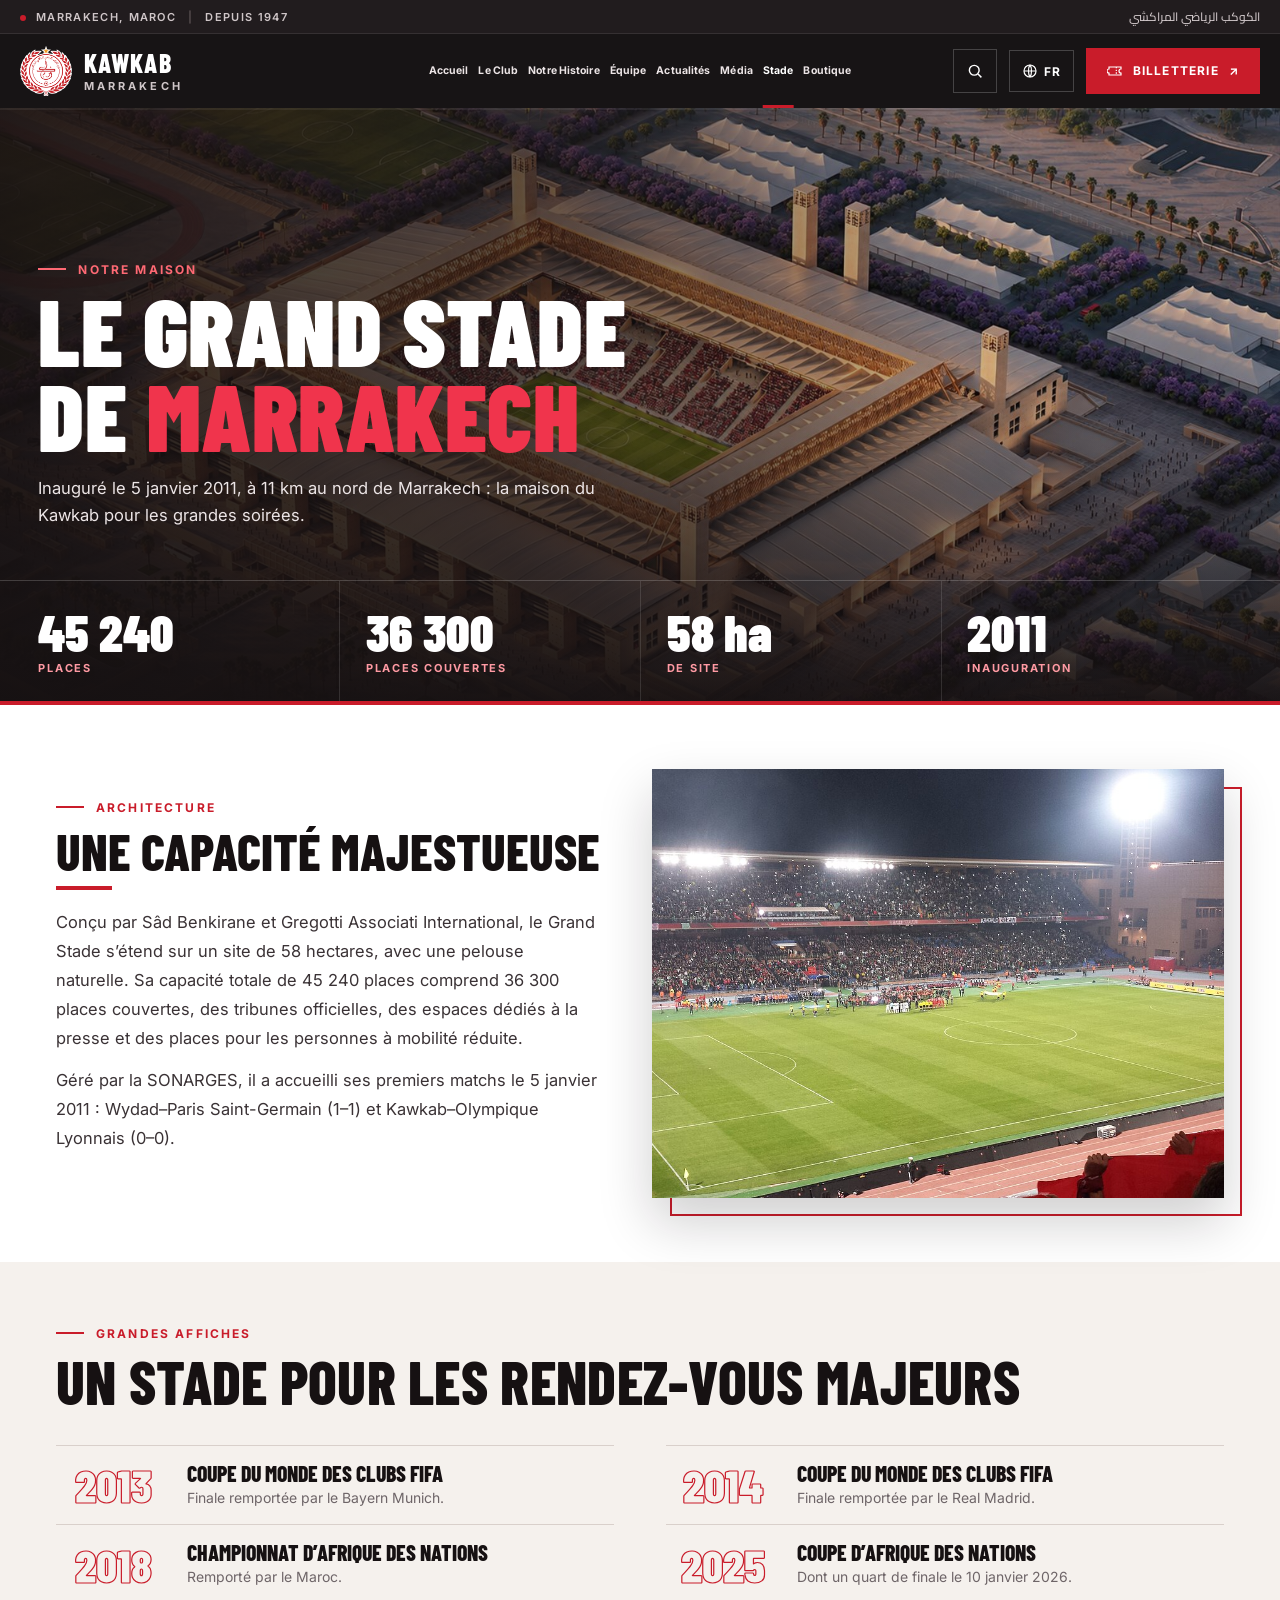
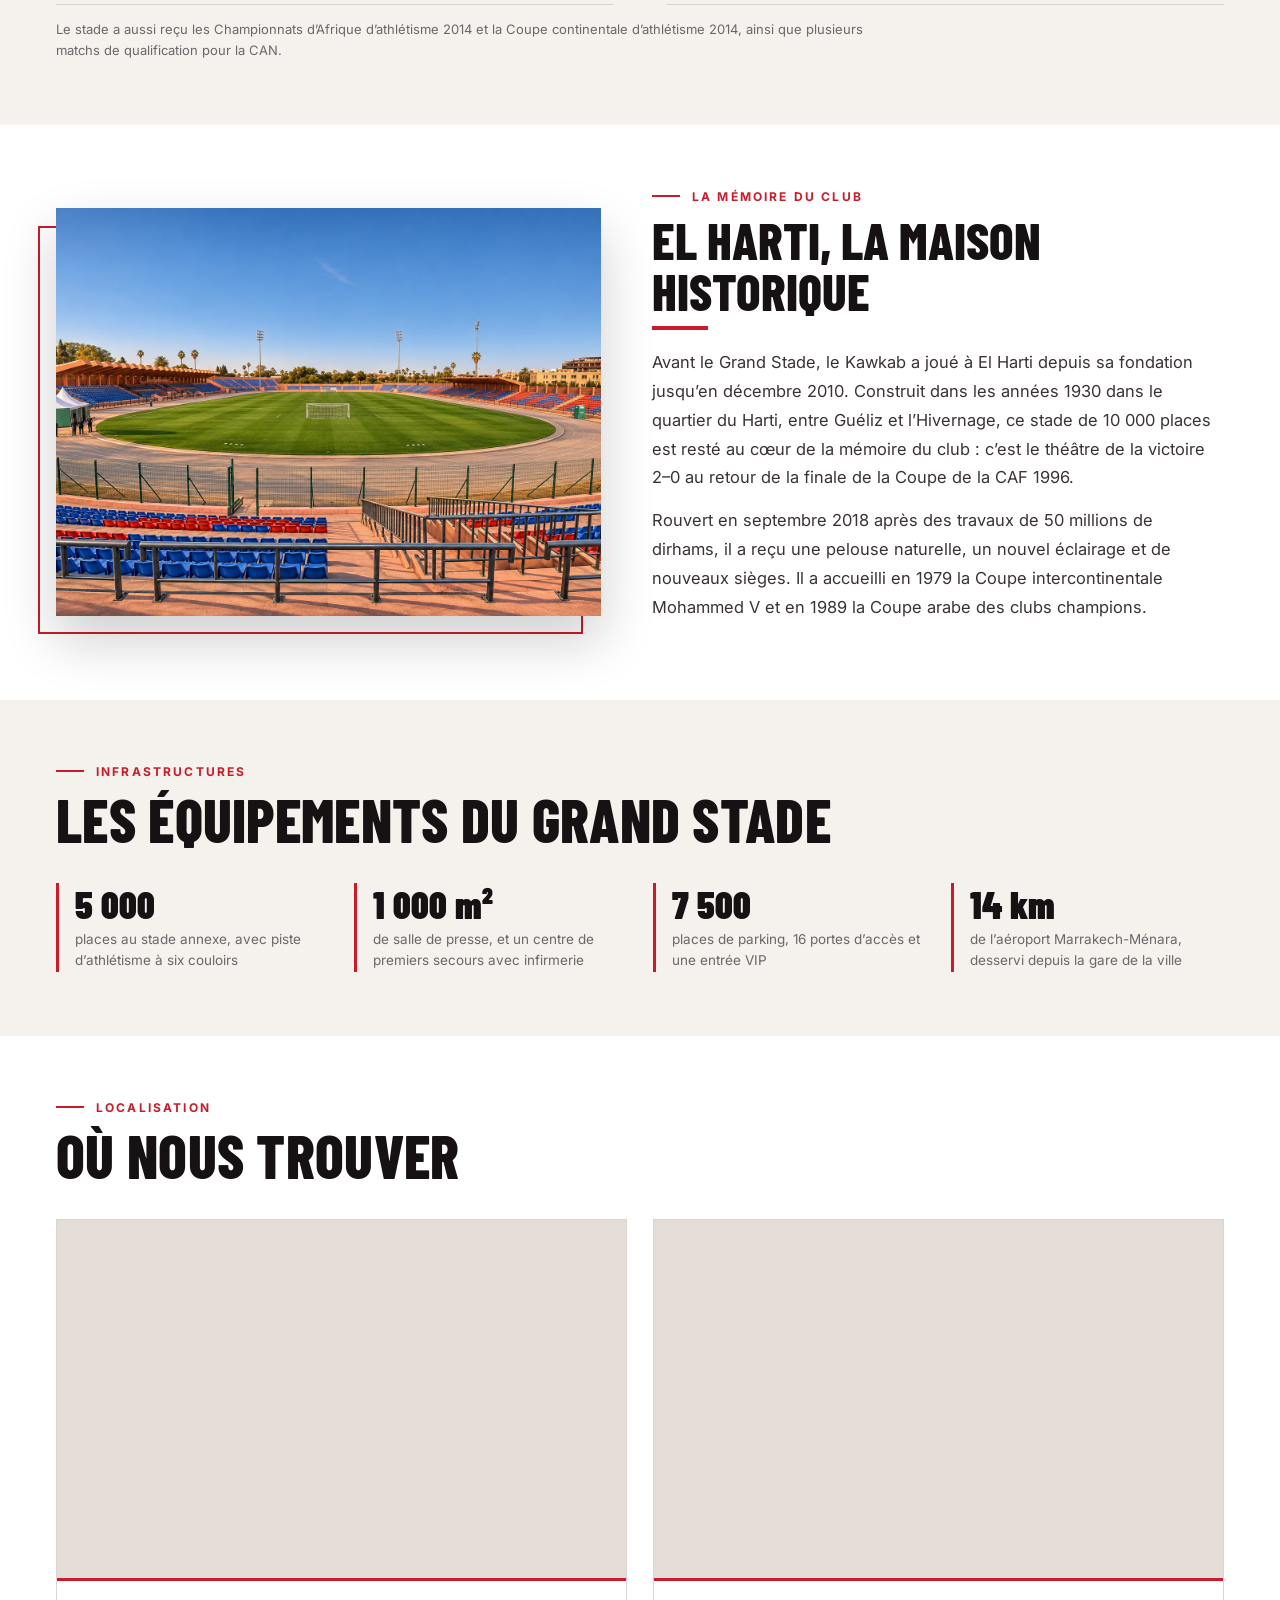
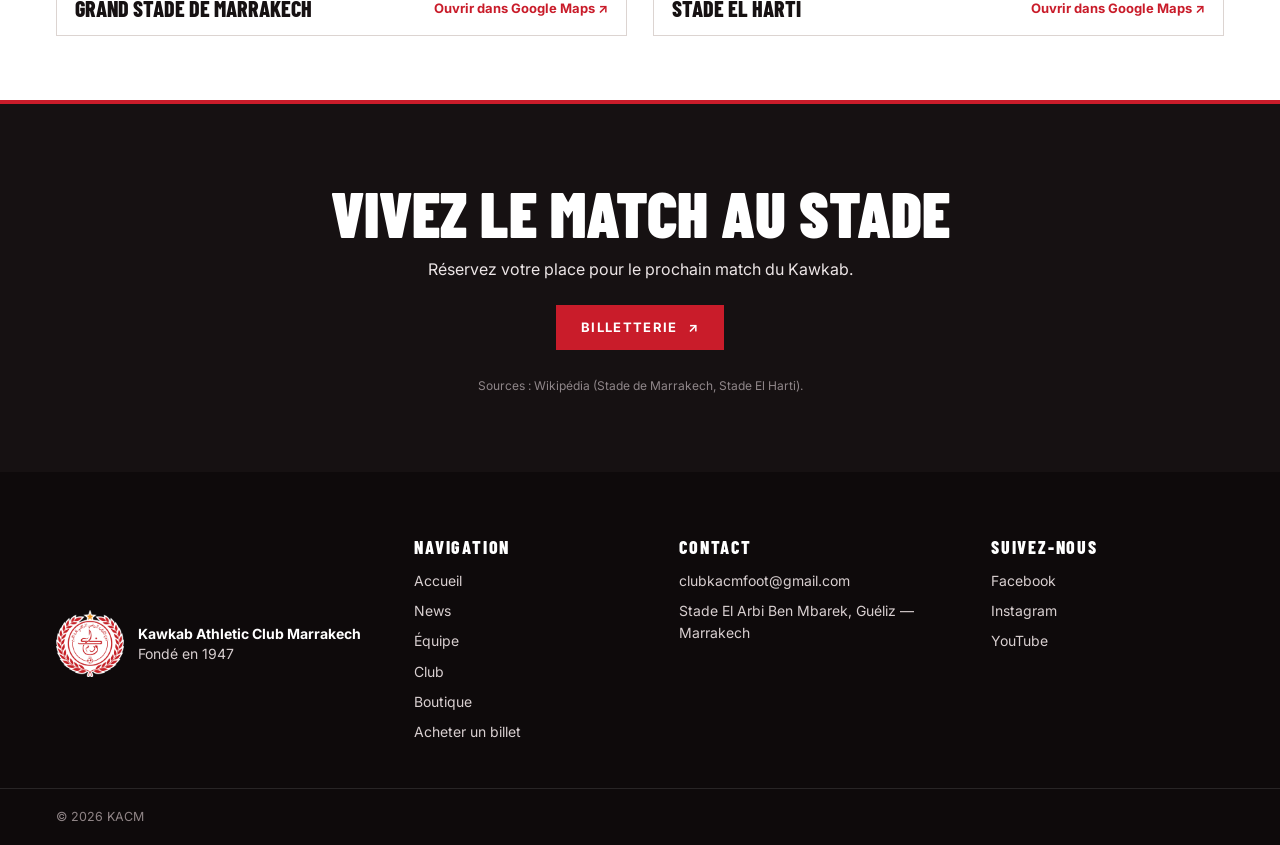
<file: stade.html>
<!doctype html>
<html lang="fr" dir="ltr">
<head>
<meta charset="utf-8">
<meta name="viewport" content="width=device-width,initial-scale=1">
<title>Stade — KACM</title>
<meta name="description" content="Le Grand Stade de Marrakech, la maison du Kawkab depuis 2011, et le stade historique El Harti.">
<link rel="icon" href="assets/logo.png?v=4">
<link rel="preconnect" href="https://fonts.googleapis.com">
<link rel="preconnect" href="https://fonts.gstatic.com" crossorigin>
<link href="https://fonts.googleapis.com/css2?family=Barlow+Condensed:wght@600;700;800;900&family=Inter:wght@400;500;600;700&family=Cairo:wght@500;700&display=swap" rel="stylesheet">
<link rel="stylesheet" href="css/style.css?v=20261125x">
</head>
<body>
<a class="skip" href="#main" data-i18n="skip">Aller au contenu</a>

<div class="topbar">
  <div class="wrap">
    <span><i class="dot"></i><span data-i18n="top.loc">Marrakech, Maroc</span><em>|</em><span data-i18n="top.since">Depuis 1947</span></span>
    <span class="ar" lang="ar" dir="rtl">الكوكب الرياضي المراكشي</span>
  </div>
</div>
<header class="site-header" id="top">
  <div class="wrap bar">
    <a class="brand" href="index.html" aria-label="KACM — accueil">
      <img src="assets/logo.png?v=4" alt="" width="46" height="46">
      <span><strong>KAWKAB</strong><small>MARRAKECH</small></span>
    </a>
    <nav class="nav" id="nav" aria-label="Navigation principale">
      <a href="index.html">Accueil</a>
      <a href="club.html">Le Club</a>
      <a href="histoire.html">Notre Histoire</a>
      <a href="team.html">Équipe</a>
      <a href="news.html">Actualités</a>
      <a href="media.html">Média</a>
      <a href="stade.html" aria-current="page">Stade</a>
      <a href="store.html">Boutique</a>
    </nav>
    <div class="tools">
      <button type="button" class="srch-btn" id="srchBtn" aria-label="Rechercher" title="Rechercher"><svg viewBox="0 0 24 24" width="18" height="18" fill="none" stroke="currentColor" stroke-width="1.9" aria-hidden="true"><circle cx="11" cy="11" r="6.5"/><path d="M16 16l4.5 4.5"/></svg></button>
      <div class="lang" id="lang">
        <button type="button" class="lang-btn" aria-haspopup="listbox" aria-expanded="false" aria-label="Langue">
          <svg viewBox="0 0 24 24" width="16" height="16" fill="none" stroke="currentColor" stroke-width="1.8"><circle cx="12" cy="12" r="9"/><path d="M3 12h18M12 3c3 3.2 3 14.8 0 18M12 3c-3 3.2-3 14.8 0 18"/></svg>
          <span id="langCur">FR</span>
        </button>
        <ul class="lang-menu" role="listbox" hidden>
          <li role="option" data-lang="fr">Français</li>
          <li role="option" data-lang="ar">العربية</li>
          <li role="option" data-lang="en">English</li>
        </ul>
      </div>
      <a class="btn btn-red" href="https://kacm.ticketing.ma/" target="_blank" rel="noopener">
        <svg viewBox="0 0 24 24" width="16" height="16" fill="none" stroke="currentColor" stroke-width="1.8"><path d="M3 9a2 2 0 0 0 0 6v3h18v-3a2 2 0 0 1 0-6V6H3z"/><path d="M14 6v12" stroke-dasharray="2 2"/></svg>
        <span data-i18n="cta.bill">Billetterie</span><span aria-hidden="true">↗</span>
      </a>
      <button type="button" class="burger" id="burger" aria-label="Menu" aria-expanded="false" aria-controls="nav"><span></span><span></span><span></span></button>
    </div>
  </div>
</header>

<main id="main" tabindex="-1" class="s2">
  <section class="s2-hero">
    <img class="s2-hero-img" src="assets/history/stade-golden-hour.jpg" alt="Le stade du Kawkab à l'heure dorée" fetchpriority="high">
    <div class="s2-hero-shade"></div>
    <div class="wrap s2-hero-in">
      <p class="eyebrow light"><span>Notre maison</span></p>
      <h1>Le Grand Stade<br>de <span>Marrakech</span></h1>
      <p class="s2-lead">Inauguré le 5 janvier 2011, à 11 km au nord de Marrakech : la maison du Kawkab pour les grandes soirées.</p>
    </div>
    <ul class="wrap s2-stats">
      <li><b>45 240</b><span>places</span></li>
      <li><b>36 300</b><span>places couvertes</span></li>
      <li><b>58 ha</b><span>de site</span></li>
      <li><b>2011</b><span>inauguration</span></li>
    </ul>
  </section>

  <section class="sec s2-arch"><div class="wrap s2-split">
    <div class="s2-txt">
      <p class="eyebrow"><span>Architecture</span></p>
      <h2>Une capacité majestueuse</h2>
      <p>Conçu par Sâd Benkirane et Gregotti Associati International, le Grand Stade s’étend sur un site de 58 hectares, avec une pelouse naturelle. Sa capacité totale de 45 240 places comprend 36 300 places couvertes, des tribunes officielles, des espaces dédiés à la presse et des places pour les personnes à mobilité réduite.</p>
      <p>Géré par la SONARGES, il a accueilli ses premiers matchs le 5 janvier 2011 : Wydad–Paris Saint-Germain (1–1) et Kawkab–Olympique Lyonnais (0–0).</p>
    </div>
    <figure class="s2-fig"><img src="assets/history/grand-stade.jpg" alt="Le Grand Stade de Marrakech de nuit" loading="lazy"></figure>
  </div></section>

  <section class="sec sec-beige s2-events"><div class="wrap">
    <header class="sec-head"><div><p class="eyebrow"><span>Grandes affiches</span></p><h2>Un stade pour les rendez-vous majeurs</h2></div></header>
    <ul class="s2-ev">
      <li><b>2013</b><h3>Coupe du monde des clubs FIFA</h3><p>Finale remportée par le Bayern Munich.</p></li>
      <li><b>2014</b><h3>Coupe du monde des clubs FIFA</h3><p>Finale remportée par le Real Madrid.</p></li>
      <li><b>2018</b><h3>Championnat d’Afrique des nations</h3><p>Remporté par le Maroc.</p></li>
      <li><b>2025</b><h3>Coupe d’Afrique des nations</h3><p>Dont un quart de finale le 10 janvier 2026.</p></li>
    </ul>
    <p class="s2-small">Le stade a aussi reçu les Championnats d’Afrique d’athlétisme 2014 et la Coupe continentale d’athlétisme 2014, ainsi que plusieurs matchs de qualification pour la CAN.</p>
  </div></section>

  <section class="sec s2-harti"><div class="wrap s2-split rev">
    <div class="s2-txt">
      <p class="eyebrow"><span>La mémoire du club</span></p>
      <h2>El Harti, la maison historique</h2>
      <p>Avant le Grand Stade, le Kawkab a joué à El Harti depuis sa fondation jusqu’en décembre 2010. Construit dans les années 1930 dans le quartier du Harti, entre Guéliz et l’Hivernage, ce stade de 10 000 places est resté au cœur de la mémoire du club : c’est le théâtre de la victoire 2–0 au retour de la finale de la Coupe de la CAF 1996.</p>
      <p>Rouvert en septembre 2018 après des travaux de 50 millions de dirhams, il a reçu une pelouse naturelle, un nouvel éclairage et de nouveaux sièges. Il a accueilli en 1979 la Coupe intercontinentale Mohammed V et en 1989 la Coupe arabe des clubs champions.</p>
    </div>
    <figure class="s2-fig"><img src="assets/history/el-harti-golden-hour.jpg" alt="Le stade El Harti à l'heure dorée" loading="lazy"></figure>
  </div></section>

  <section class="sec sec-beige s2-eq"><div class="wrap">
    <header class="sec-head"><div><p class="eyebrow"><span>Infrastructures</span></p><h2>Les équipements du Grand Stade</h2></div></header>
    <ul class="s2-tiles">
      <li><b>5 000</b><span>places au stade annexe, avec piste d’athlétisme à six couloirs</span></li>
      <li><b>1 000 m²</b><span>de salle de presse, et un centre de premiers secours avec infirmerie</span></li>
      <li><b>7 500</b><span>places de parking, 16 portes d’accès et une entrée VIP</span></li>
      <li><b>14 km</b><span>de l’aéroport Marrakech-Ménara, desservi depuis la gare de la ville</span></li>
    </ul>
  </div></section>

  <section class="sec s2-maps"><div class="wrap">
    <header class="sec-head"><div><p class="eyebrow"><span>Localisation</span></p><h2>Où nous trouver</h2></div></header>
    <div class="s2-mapgrid">
      <figure><iframe title="Localisation : Grand Stade de Marrakech" src="https://www.google.com/maps?q=31.7067,-7.9806&z=15&output=embed" loading="lazy" referrerpolicy="no-referrer-when-downgrade" allowfullscreen></iframe><figcaption><b>Grand Stade de Marrakech</b><a href="https://www.google.com/maps/search/?api=1&query=31.7067,-7.9806" target="_blank" rel="noopener">Ouvrir dans Google Maps ↗</a></figcaption></figure>
      <figure><iframe title="Localisation : Stade El Harti" src="https://www.google.com/maps?q=Stade+El+Harti+Marrakech&z=15&output=embed" loading="lazy" referrerpolicy="no-referrer-when-downgrade" allowfullscreen></iframe><figcaption><b>Stade El Harti</b><a href="https://www.google.com/maps/search/?api=1&query=Stade+El+Harti+Marrakech" target="_blank" rel="noopener">Ouvrir dans Google Maps ↗</a></figcaption></figure>
    </div>
  </div></section>

  <section class="s2-cta"><div class="wrap">
    <h2>Vivez le match au stade</h2>
    <p>Réservez votre place pour le prochain match du Kawkab.</p>
    <a class="btn btn-red" href="https://kacm.ticketing.ma/" target="_blank" rel="noopener"><span>Billetterie</span><span aria-hidden="true">↗</span></a>
    <p class="s2-src">Sources : Wikipédia (Stade de Marrakech, Stade El Harti).</p>
  </div></section>
</main>


<footer class="site-footer" id="bot">
  <div class="wrap foot-grid">
    <div class="foot-brand">
      <img src="assets/logo.png?v=4" alt="" width="64" height="64">
      <p><strong>Kawkab Athletic Club Marrakech</strong><br><span data-i18n="foot.since">Fondé en 1947</span></p>
    </div>
    <div>
      <h3 data-i18n="foot.nav">Navigation</h3>
      <ul>
        <li><a href="index.html" data-i18n="nav.home">Accueil</a></li>
        <li><a href="news.html" data-i18n="nav.news">News</a></li>
        <li><a href="team.html" data-i18n="nav.team">Équipe</a></li>
        <li><a href="club.html" data-i18n="nav.club">Club</a></li>
        <li><a href="store.html" data-i18n="nav.store">Boutique</a></li>
        <li><a href="https://kacm.ticketing.ma/" target="_blank" rel="noopener" data-i18n="cta.ticket">Acheter un billet</a></li>
      </ul>
    </div>
    <div>
      <h3 data-i18n="foot.contact">Contact</h3>
      <ul>
        <li><a href="mailto:clubkacmfoot@gmail.com">clubkacmfoot@gmail.com</a></li>
        <li>Stade El Arbi Ben Mbarek, Guéliz — Marrakech</li>
      </ul>
    </div>
    <div>
      <h3 data-i18n="foot.follow">Suivez-nous</h3>
      <ul class="social">
        <li><a href="https://www.facebook.com/KACMOfficiiel/" target="_blank" rel="noopener">Facebook</a></li>
        <li><a href="https://www.instagram.com/kacmofficiel/" target="_blank" rel="noopener">Instagram</a></li>
        <li><a href="https://www.youtube.com/@kacmtv7253" target="_blank" rel="noopener">YouTube</a></li>
      </ul>
    </div>
  </div>
  <div class="wrap legal"><span>© 2026 KACM</span></div>
</footer>

<div class="toast" id="toast" role="status" aria-live="polite"></div>

<script src="js/data.js?v=20261125x"></script>
<script src="js/i18n.js?v=20261125x"></script>
<script src="js/common.js?v=20261125x"></script>
<script>KACM.applyLang();</script>
</body>
</html>
</file>
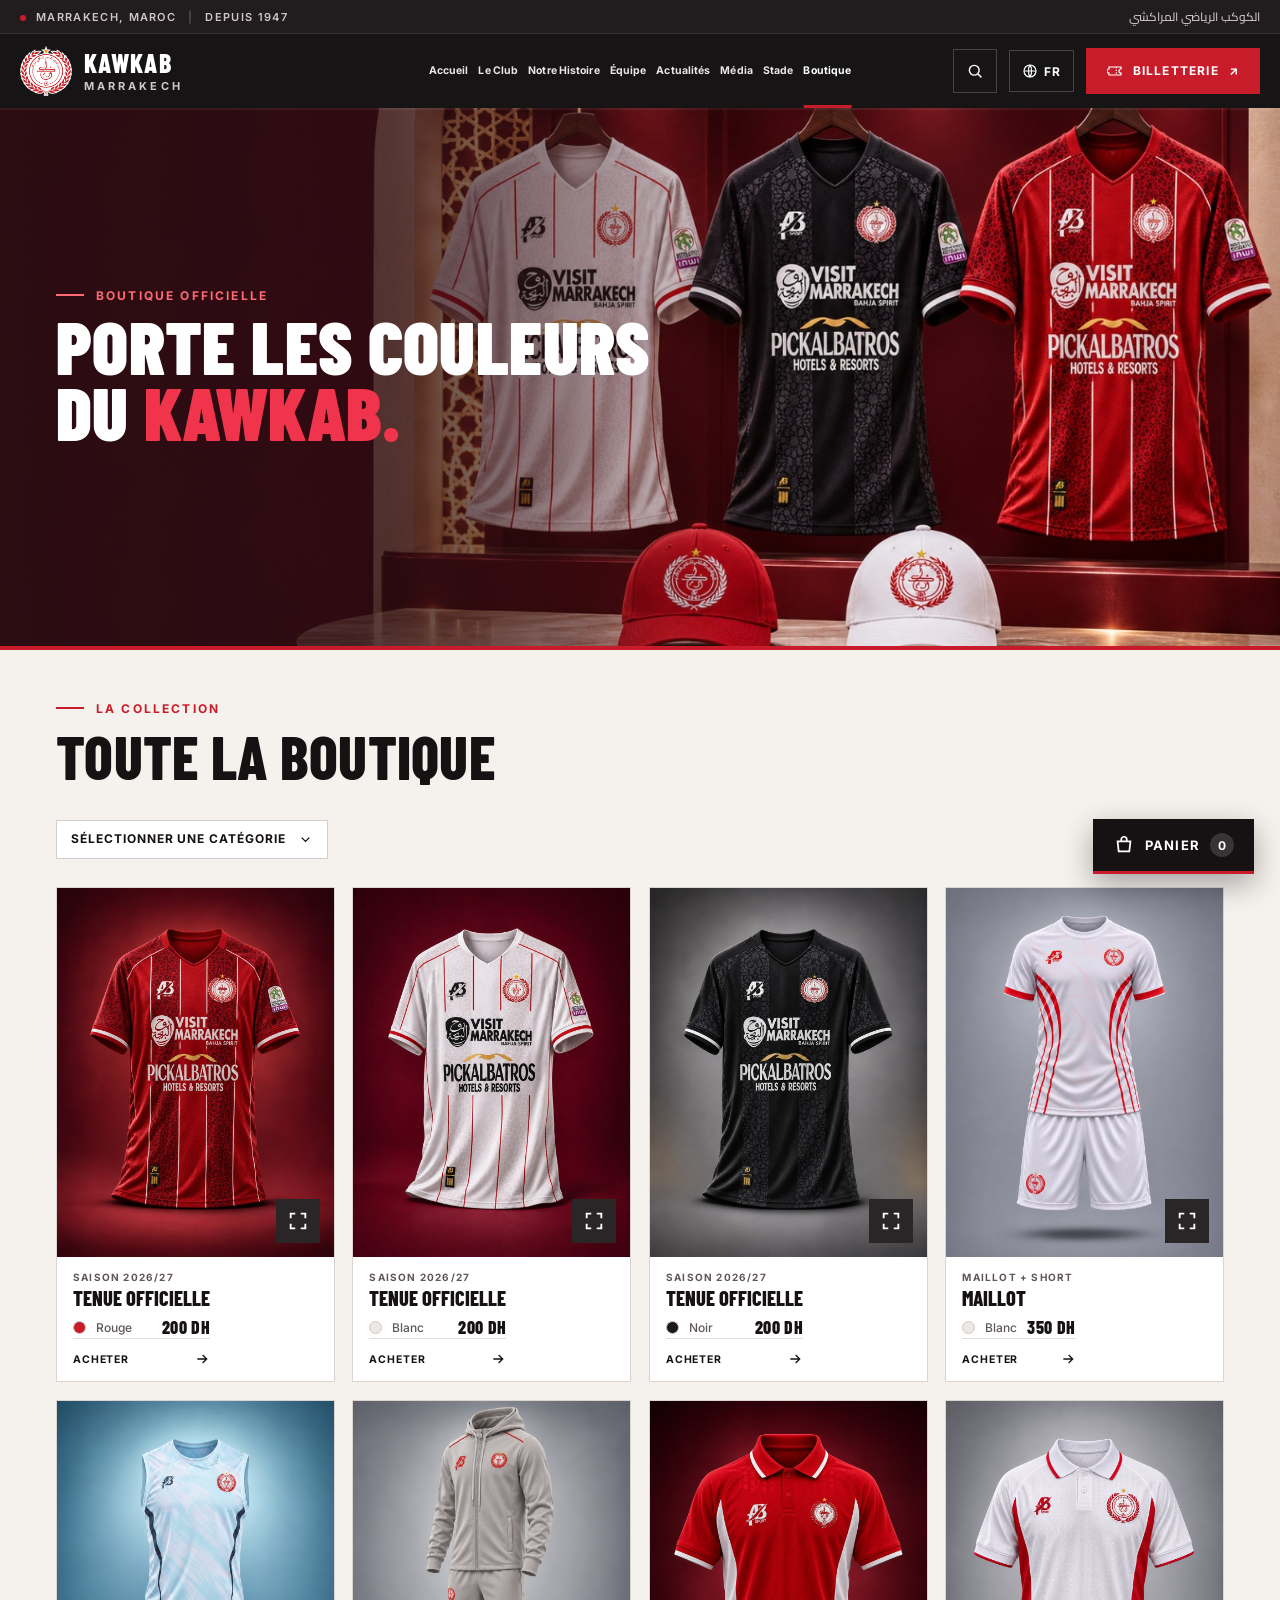
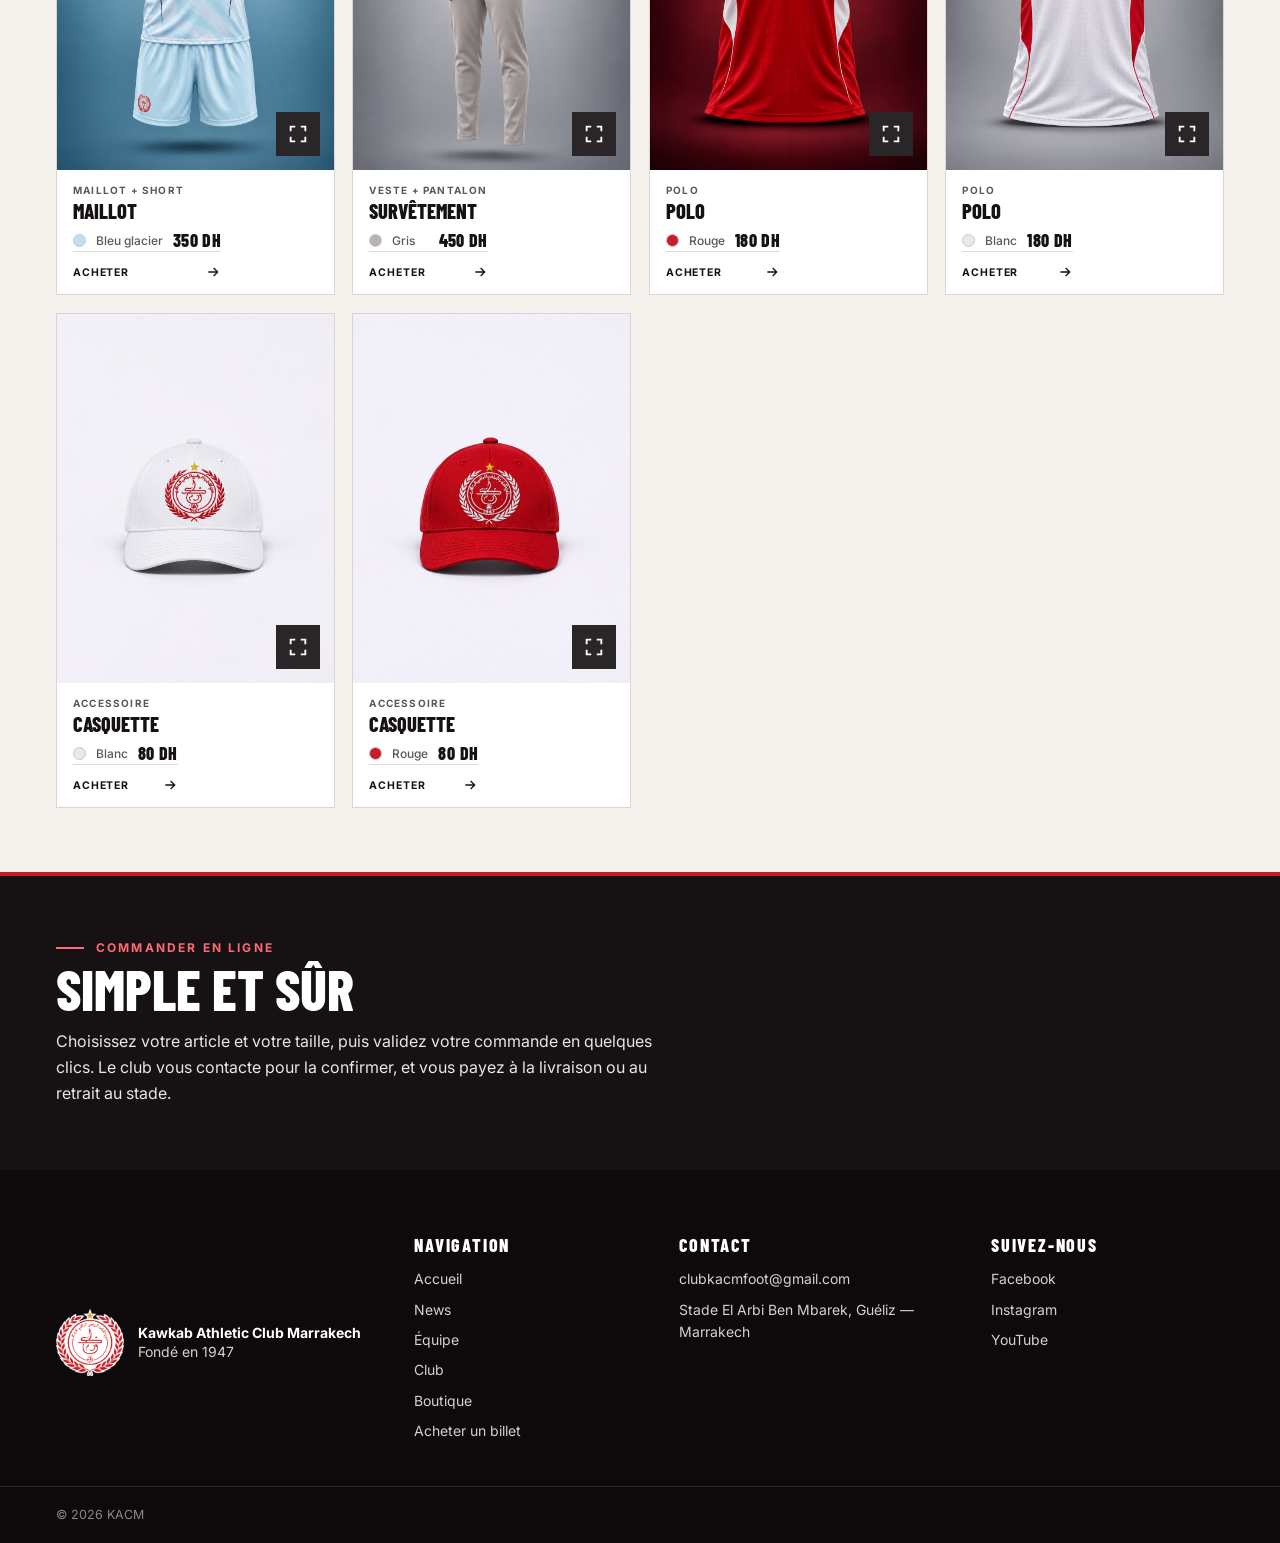
<file: store.html>
<!doctype html>
<html lang="fr" dir="ltr">
<head>
<meta charset="utf-8">
<meta name="viewport" content="width=device-width,initial-scale=1">
<title>Boutique — KACM</title>
<meta name="description" content="Boutique officielle du Kawkab Athlétique Club de Marrakech : maillots 2026/27, tenues, survêtements, polos et casquettes.">
<link rel="icon" href="assets/logo.png?v=4">
<link rel="preconnect" href="https://fonts.googleapis.com">
<link rel="preconnect" href="https://fonts.gstatic.com" crossorigin>
<link href="https://fonts.googleapis.com/css2?family=Barlow+Condensed:wght@600;700;800;900&family=Inter:wght@400;500;600;700&family=Cairo:wght@500;700&display=swap" rel="stylesheet">
<link rel="stylesheet" href="css/style.css?v=20261125x">
</head>
<body>
<a class="skip" href="#main" data-i18n="skip">Aller au contenu</a>

<div class="topbar">
  <div class="wrap">
    <span><i class="dot"></i><span data-i18n="top.loc">Marrakech, Maroc</span><em>|</em><span data-i18n="top.since">Depuis 1947</span></span>
    <span class="ar" lang="ar" dir="rtl">الكوكب الرياضي المراكشي</span>
  </div>
</div>
<header class="site-header" id="top">
  <div class="wrap bar">
    <a class="brand" href="index.html" aria-label="KACM — accueil">
      <img src="assets/logo.png?v=4" alt="" width="46" height="46">
      <span><strong>KAWKAB</strong><small>MARRAKECH</small></span>
    </a>
    <nav class="nav" id="nav" aria-label="Navigation principale">
      <a href="index.html">Accueil</a>
      <a href="club.html">Le Club</a>
      <a href="histoire.html">Notre Histoire</a>
      <a href="team.html">Équipe</a>
      <a href="news.html">Actualités</a>
      <a href="media.html">Média</a>
      <a href="stade.html">Stade</a>
      <a href="store.html" aria-current="page">Boutique</a>
    </nav>
    <div class="tools">
      <button type="button" class="srch-btn" id="srchBtn" aria-label="Rechercher" title="Rechercher"><svg viewBox="0 0 24 24" width="18" height="18" fill="none" stroke="currentColor" stroke-width="1.9" aria-hidden="true"><circle cx="11" cy="11" r="6.5"/><path d="M16 16l4.5 4.5"/></svg></button>
      <div class="lang" id="lang">
        <button type="button" class="lang-btn" aria-haspopup="listbox" aria-expanded="false" aria-label="Langue">
          <svg viewBox="0 0 24 24" width="16" height="16" fill="none" stroke="currentColor" stroke-width="1.8"><circle cx="12" cy="12" r="9"/><path d="M3 12h18M12 3c3 3.2 3 14.8 0 18M12 3c-3 3.2-3 14.8 0 18"/></svg>
          <span id="langCur">FR</span>
        </button>
        <ul class="lang-menu" role="listbox" hidden>
          <li role="option" data-lang="fr">Français</li>
          <li role="option" data-lang="ar">العربية</li>
          <li role="option" data-lang="en">English</li>
        </ul>
      </div>
      <a class="btn btn-red" href="https://kacm.ticketing.ma/" target="_blank" rel="noopener">
        <svg viewBox="0 0 24 24" width="16" height="16" fill="none" stroke="currentColor" stroke-width="1.8"><path d="M3 9a2 2 0 0 0 0 6v3h18v-3a2 2 0 0 1 0-6V6H3z"/><path d="M14 6v12" stroke-dasharray="2 2"/></svg>
        <span data-i18n="cta.bill">Billetterie</span><span aria-hidden="true">↗</span>
      </a>
      <button type="button" class="burger" id="burger" aria-label="Menu" aria-expanded="false" aria-controls="nav"><span></span><span></span><span></span></button>
    </div>
  </div>
</header>

<main id="main" tabindex="-1" class="sto">
  <section class="sto-hero">
    <div class="wrap sto-hero-in">
      <div class="sto-hero-txt">
        <p class="eyebrow light"><span>Boutique officielle</span></p>
        <h1>Porte les couleurs<br>du <span>Kawkab.</span></h1>
      </div>
    </div>
  </section>

  <section class="sec sec-beige" id="collection"><div class="wrap">
    <header class="sec-head"><div><p class="eyebrow"><span>La collection</span></p><h2 id="stoTitle">Toute la boutique</h2></div></header>
    <nav class="sto-filt" id="stoFilt" aria-label="Catégories"></nav>
    <div class="sto-grid" id="stoGrid"></div>
  </div></section>

  <section class="sto-info" id="infos"><div class="wrap">
    <div>
      <p class="eyebrow light"><span>Commander en ligne</span></p>
      <h2>Simple et sûr</h2>
      <p>Choisissez votre article et votre taille, puis validez votre commande en quelques clics. Le club vous contacte pour la confirmer, et vous payez à la livraison ou au retrait au stade.</p>
    </div>
  </div></section>

  <dialog class="sto-dlg" id="stoDlg" aria-label="Détail du produit"></dialog>
  <button type="button" class="sto-cartbtn" id="stoCartBtn" aria-label="Mes commandes"><svg viewBox="0 0 24 24" width="22" height="22" fill="none" stroke="currentColor" stroke-width="1.9" aria-hidden="true"><path d="M5 8h14l-1.2 11H6.2zM9 8V6a3 3 0 0 1 6 0v2"/></svg><span>Panier</span><b id="stoCount">0</b></button>
  <dialog class="sto-ord" id="stoOrders" aria-label="Mes commandes"></dialog>
</main>


<footer class="site-footer" id="bot">
  <div class="wrap foot-grid">
    <div class="foot-brand">
      <img src="assets/logo.png?v=4" alt="" width="64" height="64">
      <p><strong>Kawkab Athletic Club Marrakech</strong><br><span data-i18n="foot.since">Fondé en 1947</span></p>
    </div>
    <div>
      <h3 data-i18n="foot.nav">Navigation</h3>
      <ul>
        <li><a href="index.html" data-i18n="nav.home">Accueil</a></li>
        <li><a href="news.html" data-i18n="nav.news">News</a></li>
        <li><a href="team.html" data-i18n="nav.team">Équipe</a></li>
        <li><a href="club.html" data-i18n="nav.club">Club</a></li>
        <li><a href="#" data-soon data-i18n="nav.store">Boutique</a></li>
        <li><a href="https://kacm.ticketing.ma/" target="_blank" rel="noopener" data-i18n="cta.ticket">Acheter un billet</a></li>
      </ul>
    </div>
    <div>
      <h3 data-i18n="foot.contact">Contact</h3>
      <ul>
        <li><a href="mailto:clubkacmfoot@gmail.com">clubkacmfoot@gmail.com</a></li>
        <li>Stade El Arbi Ben Mbarek, Guéliz — Marrakech</li>
      </ul>
    </div>
    <div>
      <h3 data-i18n="foot.follow">Suivez-nous</h3>
      <ul class="social">
        <li><a href="https://www.facebook.com/KACMOfficiiel/" target="_blank" rel="noopener">Facebook</a></li>
        <li><a href="https://www.instagram.com/kacmofficiel/" target="_blank" rel="noopener">Instagram</a></li>
        <li><a href="https://www.youtube.com/@kacmtv7253" target="_blank" rel="noopener">YouTube</a></li>
      </ul>
    </div>
  </div>
  <div class="wrap legal"><span>© 2026 KACM</span></div>
</footer>

<div class="toast" id="toast" role="status" aria-live="polite"></div>

<script src="js/data.js?v=20261125x"></script>
<script src="js/i18n.js?v=20261125x"></script>
<script src="js/common.js?v=20261125x"></script>
<script src="js/store-config.js?v=20261125x"></script>
<script src="js/store.js?v=20261125x"></script>
</body>
</html>
</file>
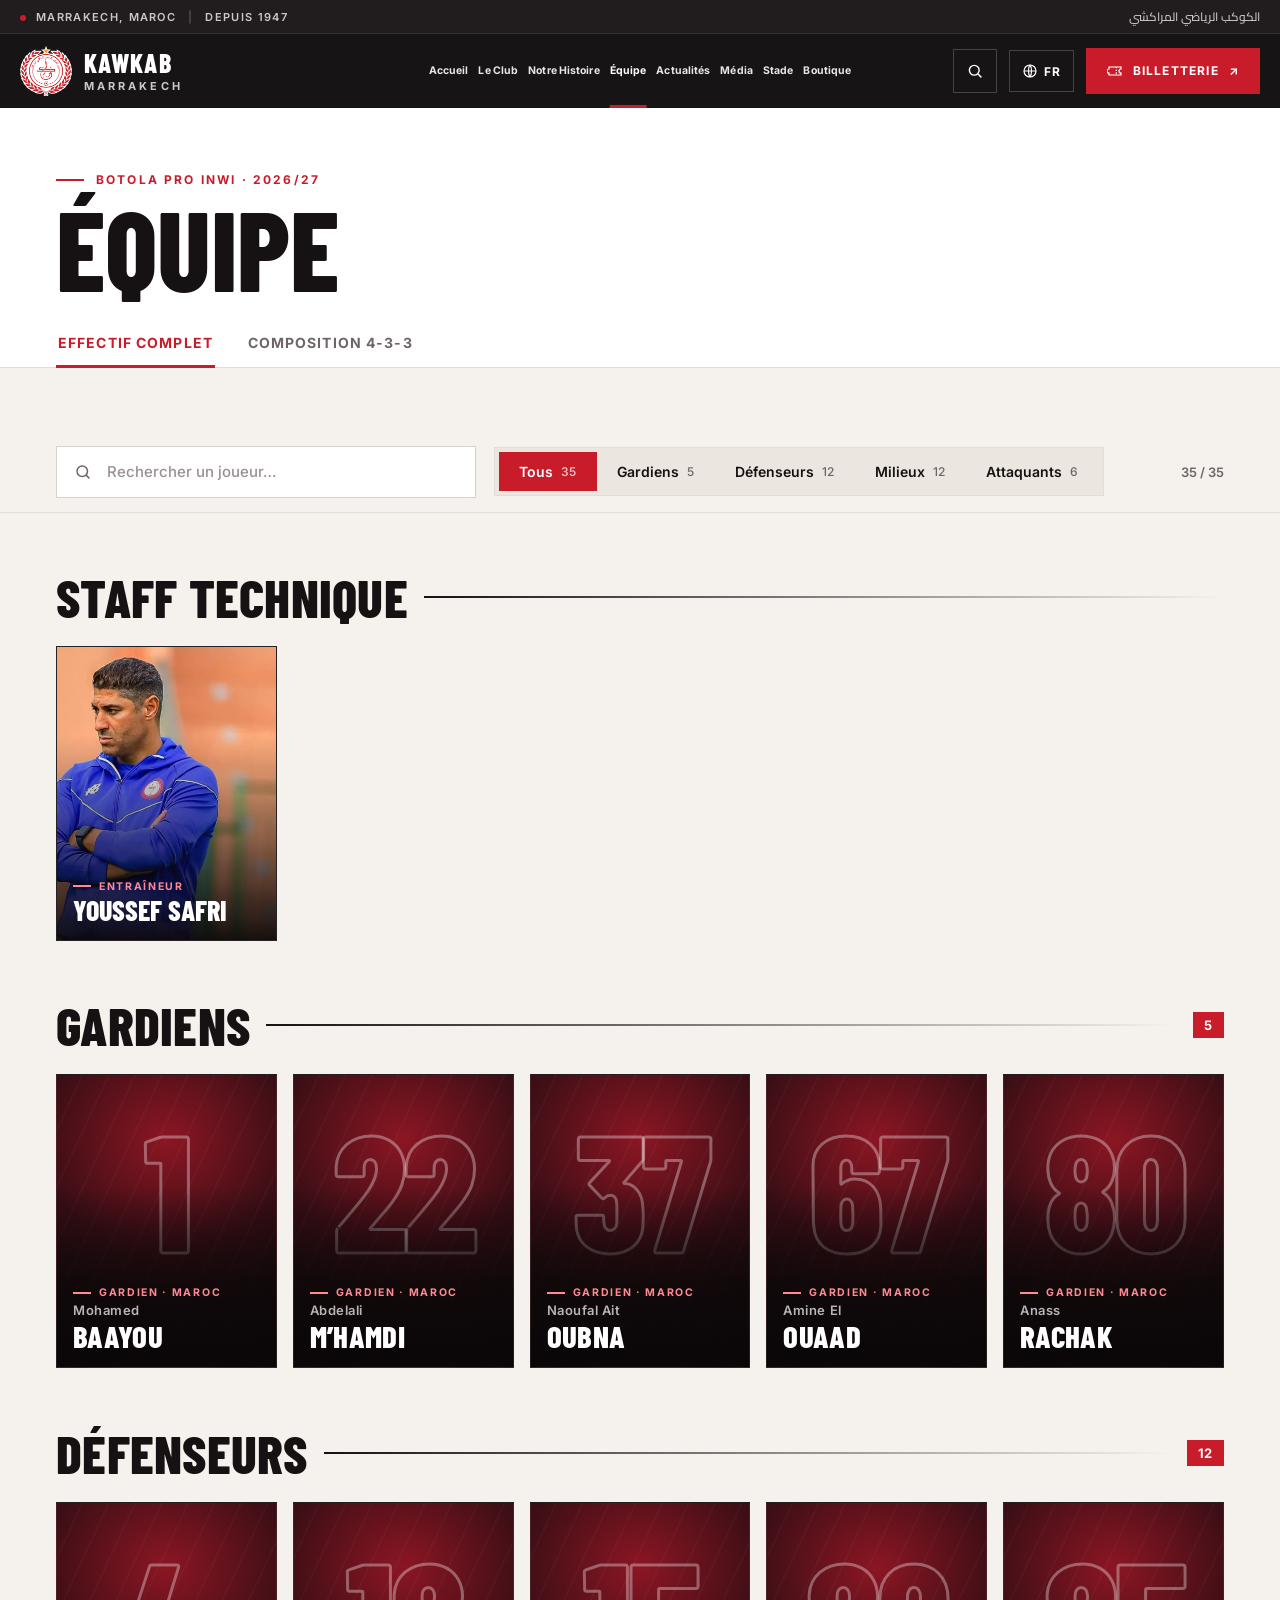
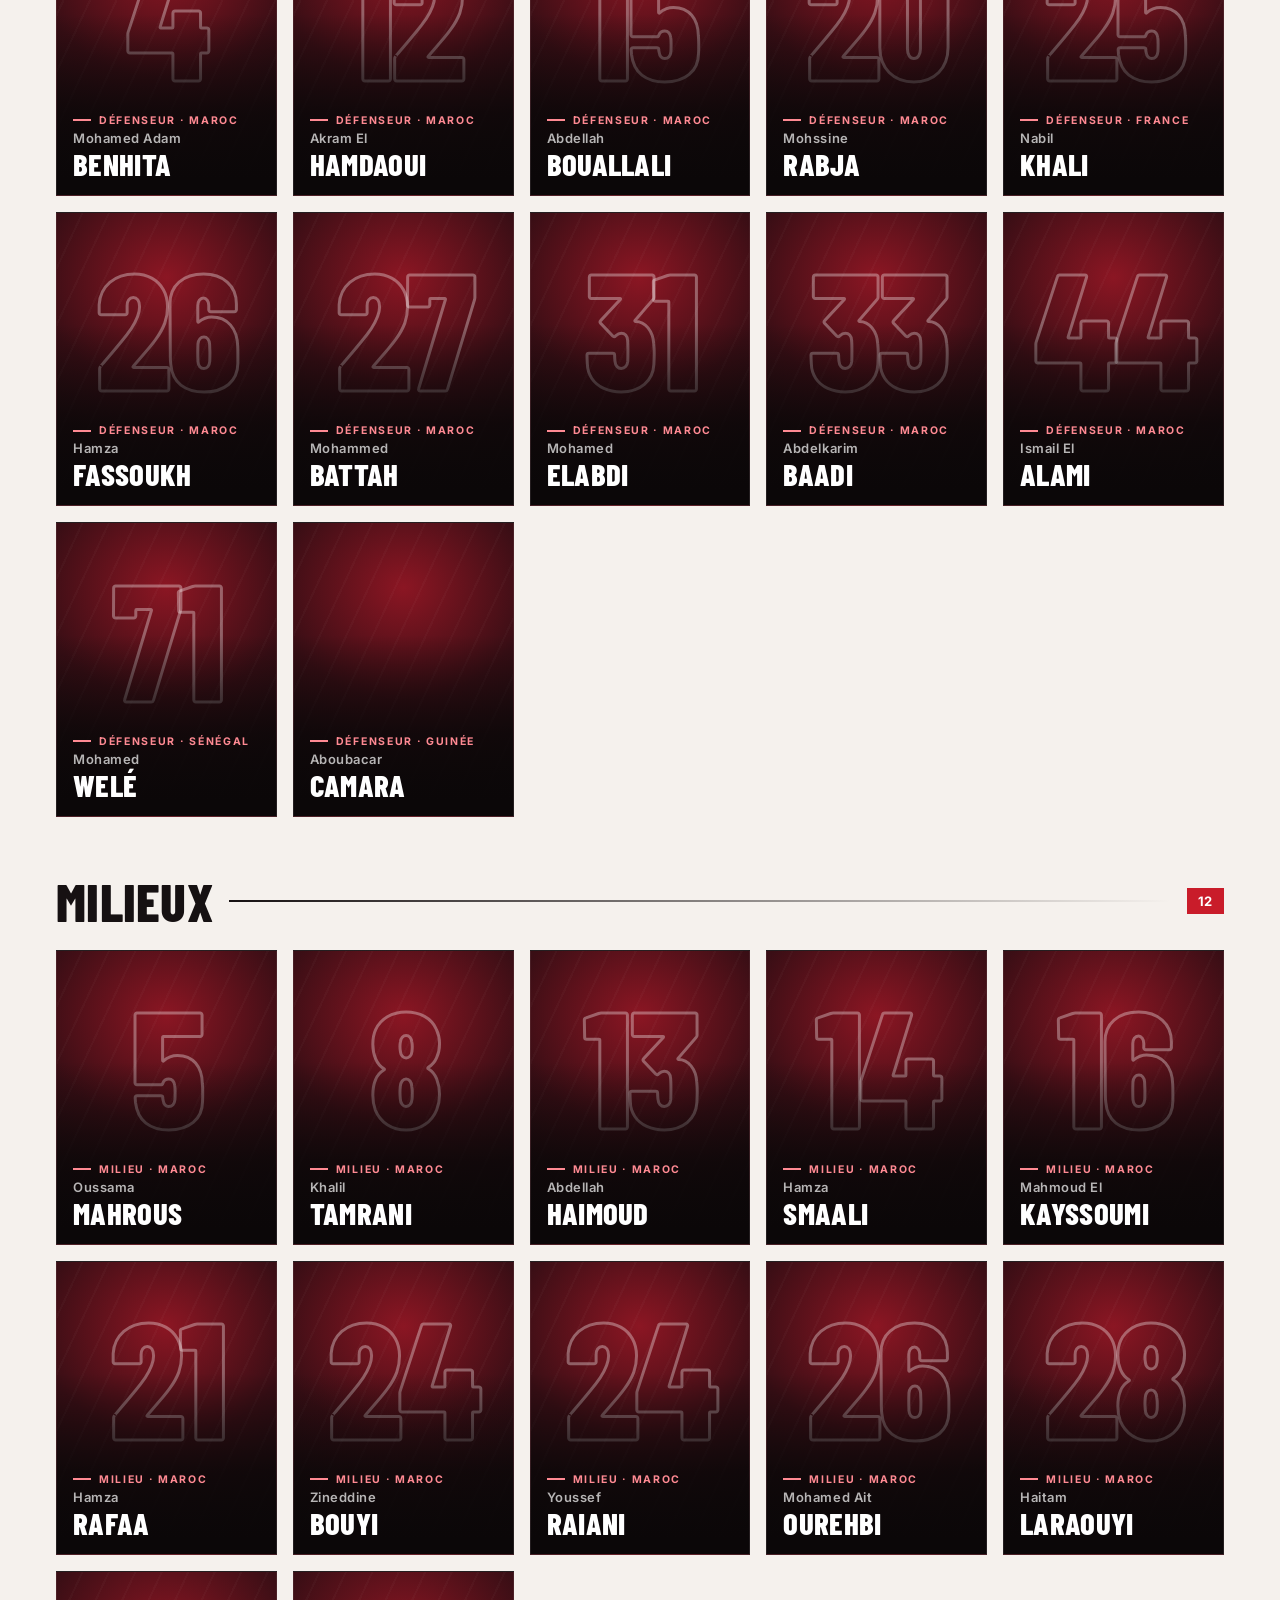
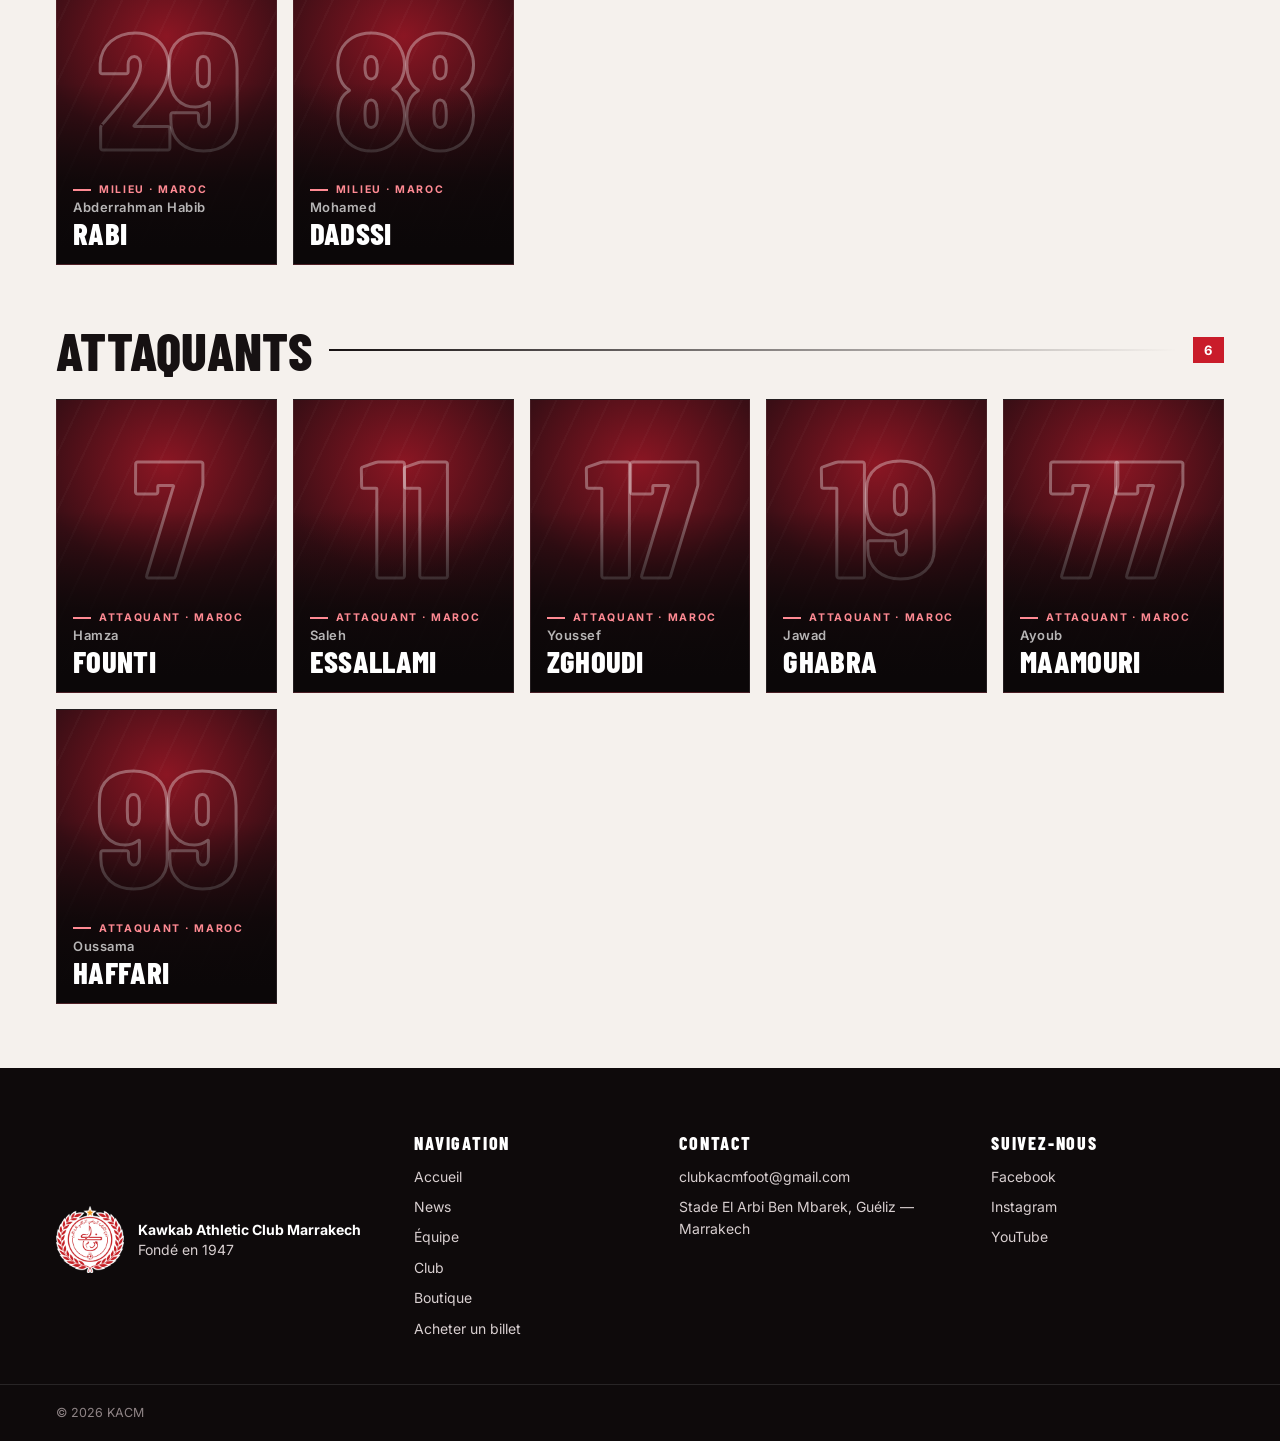
<file: team.html>
<!doctype html>
<html lang="fr" dir="ltr">
<head>
<meta charset="utf-8">
<meta name="viewport" content="width=device-width,initial-scale=1">
<title>Équipe — KACM</title>
<meta name="description" content="L'effectif complet du Kawkab Athletic Club Marrakech, la composition en 4-3-3 et la fiche de chaque joueur.">
<link rel="icon" href="assets/logo.png?v=4">
<link rel="preconnect" href="https://fonts.googleapis.com">
<link rel="preconnect" href="https://fonts.gstatic.com" crossorigin>
<link href="https://fonts.googleapis.com/css2?family=Barlow+Condensed:wght@600;700;800;900&family=Inter:wght@400;500;600;700&family=Cairo:wght@500;700&display=swap" rel="stylesheet">
<link rel="stylesheet" href="css/style.css?v=20261125x">
</head>
<body>
<a class="skip" href="#main" data-i18n="skip">Aller au contenu</a>

<div class="topbar">
  <div class="wrap">
    <span><i class="dot"></i><span data-i18n="top.loc">Marrakech, Maroc</span><em>|</em><span data-i18n="top.since">Depuis 1947</span></span>
    <span class="ar" lang="ar" dir="rtl">الكوكب الرياضي المراكشي</span>
  </div>
</div>
<header class="site-header" id="top">
  <div class="wrap bar">
    <a class="brand" href="index.html" aria-label="KACM — accueil">
      <img src="assets/logo.png?v=4" alt="" width="46" height="46">
      <span><strong>KAWKAB</strong><small>MARRAKECH</small></span>
    </a>
    <nav class="nav" id="nav" aria-label="Navigation principale">
      <a href="index.html">Accueil</a>
      <a href="club.html">Le Club</a>
      <a href="histoire.html">Notre Histoire</a>
      <a href="team.html" aria-current="page">Équipe</a>
      <a href="news.html">Actualités</a>
      <a href="media.html">Média</a>
      <a href="stade.html">Stade</a>
      <a href="store.html">Boutique</a>
    </nav>
    <div class="tools">
      <button type="button" class="srch-btn" id="srchBtn" aria-label="Rechercher" title="Rechercher"><svg viewBox="0 0 24 24" width="18" height="18" fill="none" stroke="currentColor" stroke-width="1.9" aria-hidden="true"><circle cx="11" cy="11" r="6.5"/><path d="M16 16l4.5 4.5"/></svg></button>
      <div class="lang" id="lang">
        <button type="button" class="lang-btn" aria-haspopup="listbox" aria-expanded="false" aria-label="Langue">
          <svg viewBox="0 0 24 24" width="16" height="16" fill="none" stroke="currentColor" stroke-width="1.8"><circle cx="12" cy="12" r="9"/><path d="M3 12h18M12 3c3 3.2 3 14.8 0 18M12 3c-3 3.2-3 14.8 0 18"/></svg>
          <span id="langCur">FR</span>
        </button>
        <ul class="lang-menu" role="listbox" hidden>
          <li role="option" data-lang="fr">Français</li>
          <li role="option" data-lang="ar">العربية</li>
          <li role="option" data-lang="en">English</li>
        </ul>
      </div>
      <a class="btn btn-red" href="https://kacm.ticketing.ma/" target="_blank" rel="noopener">
        <svg viewBox="0 0 24 24" width="16" height="16" fill="none" stroke="currentColor" stroke-width="1.8"><path d="M3 9a2 2 0 0 0 0 6v3h18v-3a2 2 0 0 1 0-6V6H3z"/><path d="M14 6v12" stroke-dasharray="2 2"/></svg>
        <span data-i18n="cta.bill">Billetterie</span><span aria-hidden="true">↗</span>
      </a>
      <button type="button" class="burger" id="burger" aria-label="Menu" aria-expanded="false" aria-controls="nav"><span></span><span></span><span></span></button>
    </div>
  </div>
</header>

<main id="main" tabindex="-1">
  <div id="listView">
    <section class="page-head">
      <div class="wrap">
        <p class="eyebrow"><span data-i18n="tp.k">Botola Pro Inwi · 2026/27</span></p>
        <h1 data-i18n="tp.t">Équipe</h1>
        <div class="ntabs" id="tabsT" role="tablist" aria-label="Vues de l'équipe"></div>
      </div>
    </section>
    <section class="sec sec-beige team-page"><div class="wrap" id="teamBody"></div></section>
  </div>
  <div id="playerView" hidden></div>
</main>

<footer class="site-footer" id="bot">
  <div class="wrap foot-grid">
    <div class="foot-brand">
      <img src="assets/logo.png?v=4" alt="" width="64" height="64">
      <p><strong>Kawkab Athletic Club Marrakech</strong><br><span data-i18n="foot.since">Fondé en 1947</span></p>
    </div>
    <div>
      <h3 data-i18n="foot.nav">Navigation</h3>
      <ul>
        <li><a href="index.html" data-i18n="nav.home">Accueil</a></li>
        <li><a href="news.html" data-i18n="nav.news">News</a></li>
        <li><a href="team.html" data-i18n="nav.team">Équipe</a></li>
        <li><a href="club.html" data-i18n="nav.club">Club</a></li>
        <li><a href="store.html" data-i18n="nav.store">Boutique</a></li>
        <li><a href="https://kacm.ticketing.ma/" target="_blank" rel="noopener" data-i18n="cta.ticket">Acheter un billet</a></li>
      </ul>
    </div>
    <div>
      <h3 data-i18n="foot.contact">Contact</h3>
      <ul>
        <li><a href="mailto:clubkacmfoot@gmail.com">clubkacmfoot@gmail.com</a></li>
        <li>Stade El Arbi Ben Mbarek, Guéliz — Marrakech</li>
      </ul>
    </div>
    <div>
      <h3 data-i18n="foot.follow">Suivez-nous</h3>
      <ul class="social">
        <li><a href="https://www.facebook.com/KACMOfficiiel/" target="_blank" rel="noopener">Facebook</a></li>
        <li><a href="https://www.instagram.com/kacmofficiel/" target="_blank" rel="noopener">Instagram</a></li>
        <li><a href="https://www.youtube.com/@kacmtv7253" target="_blank" rel="noopener">YouTube</a></li>
      </ul>
    </div>
  </div>
  <div class="wrap legal"><span>© 2026 KACM</span></div>
</footer>

<div class="toast" id="toast" role="status" aria-live="polite"></div>

<script src="js/data.js?v=20261125x"></script>
<script src="js/i18n.js?v=20261125x"></script>
<script src="js/common.js?v=20261125x"></script>
<script src="js/team.js?v=20261125x"></script>
</body>
</html>
</file>
<file: css/style.css>
/* KACM — accueil (design inspiré de l'exemple fourni : noir, rouge, beige) */
:root{
  --red:#c91c2a;--red-d:#a31420;--red-l:#ff6974;--ink:#161112;--ink2:#221a1c;--mut:#6e6568;--line:#e4ddd7;--beige:#f5f1ed;--white:#fff;
  --display:"Barlow Condensed","Arial Narrow",sans-serif;--body:"Inter",system-ui,sans-serif;
  --wrap:clamp(1240px,78vw,1680px);--pad:clamp(16px,3vw,30px)
}
*{box-sizing:border-box}
html{scroll-behavior:smooth}
body{margin:0;font:16px/1.6 var(--body);color:var(--ink);background:var(--white);-webkit-font-smoothing:antialiased}
html[dir=rtl] body{font-family:"Cairo",var(--body)}
img{max-width:100%;display:block}
a{color:inherit;text-decoration:none}
ul,ol,dl,dd{list-style:none;margin:0;padding:0}
h1,h2,h3,p,figure{margin:0}
button{font:inherit}
.wrap{width:100%;max-width:var(--wrap);margin:0 auto;padding-inline:var(--pad)}
.skip{position:absolute;left:-999px;top:8px;background:#fff;padding:8px 14px;z-index:99}
.skip:focus{left:8px}
.sr{position:absolute;width:1px;height:1px;overflow:hidden;clip:rect(0 0 0 0)}
:focus-visible{outline:3px solid var(--red-l);outline-offset:2px}

/* Boutons */
.btn{display:inline-flex;align-items:center;justify-content:center;gap:10px;padding:15px 24px;border:1px solid transparent;font:700 13px/1 var(--body);letter-spacing:.1em;text-transform:uppercase;cursor:pointer;transition:background .2s,color .2s,border-color .2s}
.btn-red{background:var(--red);color:#fff}.btn-red:hover{background:var(--red-d)}
.btn-ghost{border-color:#ffffff88;color:#fff}.btn-ghost:hover{background:#fff;color:var(--ink)}
.btn-line{border-color:#cfc6c0;color:var(--ink);background:#fff;padding:13px 20px}.btn-line:hover{border-color:var(--ink)}
.btn-dark{background:var(--ink);color:#fff}.btn-dark:hover{background:var(--red)}

/* Eyebrow */
.eyebrow{display:flex;align-items:center;gap:12px;margin-bottom:10px;font:700 12px var(--body);letter-spacing:.18em;text-transform:uppercase;color:var(--red)}
.eyebrow::before{content:"";width:28px;height:2px;background:currentColor}
.eyebrow.light{color:var(--red-l)}

/* Top bar + header */
.topbar{background:#0e0a0b;color:#cfc6c8;font:600 12px var(--body);letter-spacing:.14em;text-transform:uppercase}
.topbar .wrap{display:flex;justify-content:space-between;align-items:center;padding-block:9px}
.topbar em{margin:0 12px;font-style:normal;color:#5a5052}
.topbar .dot{display:inline-block;width:6px;height:6px;border-radius:50%;background:var(--red);margin-inline-end:10px;vertical-align:middle}
.topbar .ar{letter-spacing:0;font:500 13px "Cairo",sans-serif;text-transform:none}
.site-header{position:sticky;top:0;z-index:50;background:var(--ink);color:#fff;box-shadow:0 2px 0 #ffffff10}
.bar{display:flex;align-items:center;gap:clamp(14px,2.2vw,34px);min-height:76px}
.brand{display:flex;align-items:center;gap:12px;flex:none}
.brand img{width:52px;height:52px;object-fit:contain}
.brand span{display:grid;line-height:.95}
.brand strong{font:800 26px/1 var(--display);letter-spacing:.05em}
.brand small{font:700 11px var(--body);letter-spacing:.28em;color:#cfc6c8;margin-top:3px}
.nav{display:flex;gap:clamp(14px,1.9vw,30px);margin-inline:auto}
.nav a{position:relative;font:600 13.5px/1 var(--body);letter-spacing:.02em;padding:30px 0;color:#e8e1e2;transition:color .2s}
.nav a::after{content:"";position:absolute;inset-inline:0;bottom:0;height:3px;background:var(--red);transform:scaleX(0);transition:transform .2s}
.nav a:hover,.nav a[aria-current]{color:#fff}
.nav a:hover::after,.nav a[aria-current]::after{transform:scaleX(1)}
.tools{display:flex;align-items:center;gap:12px;flex:none}
.tools .btn{padding:14px 20px;font-size:12px}
.lang{position:relative}
.lang-btn{display:flex;align-items:center;gap:6px;background:none;border:1px solid #ffffff33;color:#fff;padding:12px;font:700 12px var(--body);letter-spacing:.08em;cursor:pointer}
.lang-btn:hover{border-color:#fff}
.lang-menu{position:absolute;right:0;top:calc(100% + 8px);min-width:140px;background:#fff;color:var(--ink);box-shadow:0 14px 34px #0005;z-index:5}
html[dir=rtl] .lang-menu{right:auto;left:0}
.lang-menu li{padding:11px 16px;cursor:pointer;font-size:14px}
.lang-menu li:hover,.lang-menu li[aria-selected=true]{background:#fbe9ea;color:var(--red);font-weight:700}
.burger{display:none;width:44px;height:44px;background:none;border:1px solid #ffffff33;cursor:pointer;padding:0;position:relative}
.burger span{position:absolute;left:11px;right:11px;height:2px;background:#fff;transition:transform .2s,opacity .2s}
.burger span:nth-child(1){top:14px}.burger span:nth-child(2){top:21px}.burger span:nth-child(3){top:28px}
.burger[aria-expanded=true] span:nth-child(1){transform:translateY(7px) rotate(45deg)}
.burger[aria-expanded=true] span:nth-child(2){opacity:0}
.burger[aria-expanded=true] span:nth-child(3){transform:translateY(-7px) rotate(-45deg)}

/* Hero */
.hero{position:relative;min-height:clamp(540px,78vh,720px);display:grid;align-items:end;color:#fff;overflow:hidden;background:var(--ink)}
.hero-img{position:absolute;inset:0;width:100%;height:100%;object-fit:cover;object-position:center 62%}
.hero-shade{position:absolute;inset:0;background:linear-gradient(90deg,#161112cc 0%,#16111266 45%,#16111210 80%),linear-gradient(0deg,#161112e6 0%,#16111200 55%)}
.hero-in{position:relative;padding-block:60px clamp(36px,5vw,56px)}
.hero h1{font:800 clamp(64px,10vw,132px)/.88 var(--display);text-transform:uppercase;margin-top:6px}
.hero h1 b{color:var(--red)}
.hero-sub{margin-top:20px;font:600 clamp(17px,1.6vw,21px) var(--body)}
.hero-row{display:flex;justify-content:space-between;align-items:end;gap:20px;flex-wrap:wrap;margin-top:26px}
.hero-cta{display:flex;flex-wrap:wrap;gap:12px}
.chip{display:grid;justify-items:center;gap:5px;padding:0;background:none;border:0;width:fit-content;max-width:100%;text-align:center;text-shadow:0 1px 3px #000c,0 0 12px #000a}
.chip small{font:700 8.5px var(--body);letter-spacing:.18em;text-transform:uppercase;color:#fff;text-align:center}
.chip-row{display:flex;align-items:flex-start;justify-content:center;gap:12px}
.chip-team{display:grid;justify-items:center;gap:3px;width:96px;text-align:center}
.chip-team .crest{width:36px;height:36px;filter:drop-shadow(0 2px 6px #0008)}
.chip-team .crest.ph{background:#2d2629;color:#fff;font-size:12px;border-color:#ffffff55}
.chip-team em{font:700 10px/1.15 var(--body);font-style:normal;color:#fff}
.chip-vs{align-self:center;margin-top:-12px;font:800 12px var(--display);letter-spacing:.1em;color:var(--red-l)}
.chip-info{display:flex;justify-content:center;flex-wrap:wrap;gap:0 6px;margin:0;text-align:center;font-size:9.5px;white-space:nowrap;color:#fff}
.chip-info span+span::before{content:"·";margin-inline-end:5px;color:#ffffffaa}
.chip-info span:first-child{font-weight:700;color:#fff}
.hero-bar{position:absolute;inset-inline:0;bottom:0;height:4px;background:#ffffff22}
.hero-bar i{display:block;width:22%;height:100%;background:var(--red)}

/* Sections */
.sec{padding-block:clamp(44px,6vw,84px)}
.sec-beige{background:var(--beige)}
.sec.dark{background:var(--ink2);color:#fff}
.sec-head{display:flex;align-items:end;justify-content:space-between;gap:18px;flex-wrap:wrap;margin-bottom:clamp(22px,3vw,34px)}
.sec-head h2{font:800 clamp(38px,5vw,60px)/1 var(--display);text-transform:uppercase;letter-spacing:.005em}
.sub-h{margin:clamp(40px,5vw,64px) 0 18px;font:800 30px/1 var(--display);text-transform:uppercase;letter-spacing:.02em}

/* Onglets */
.tabs{display:flex;background:#ece6e0;padding:4px;border:1px solid var(--line)}
.tabs button{padding:11px clamp(12px,1.6vw,24px);border:0;background:none;font:600 14px var(--body);color:var(--ink);cursor:pointer}
.tabs button[aria-selected=true]{background:var(--ink);color:#fff}
.tabs button:hover:not([aria-selected=true]){background:#fff}

/* Cartes matchs */
.mc{display:grid;grid-template-columns:1fr 1fr .62fr;gap:14px}
.mcard{background:#fff;border:1px solid var(--line);display:flex;flex-direction:column}
.mcard-top{display:flex;justify-content:space-between;align-items:center;gap:10px;padding:18px 20px 0;font:500 13px var(--body);color:var(--mut)}
.badge{padding:6px 12px;background:#f3e6e6;color:var(--red);font:700 11px var(--body);letter-spacing:.14em;text-transform:uppercase}
.versus{display:grid;grid-template-columns:1fr auto 1fr;align-items:center;gap:8px;padding:26px 16px 20px}
.team{display:grid;justify-items:center;gap:10px;text-align:center}
.team .crest{width:clamp(52px,5vw,66px);height:clamp(52px,5vw,66px)}
.team b{font:700 clamp(15px,1.4vw,18px)/1.1 var(--display);text-transform:none;letter-spacing:.01em;font-family:var(--body);font-weight:700;font-size:14px}
.crest{object-fit:contain}
.crest.ph{display:grid;place-items:center;border-radius:50%;background:#efe9e4;color:var(--ink);font:800 20px var(--display);border:1px dashed #c9bfbb}
.score{display:grid;justify-items:center;gap:2px}
.score strong{font:800 clamp(40px,4.4vw,58px)/1 var(--display);white-space:nowrap}
.score strong i{font-style:normal;color:var(--red);margin:0 3px}
.score small{font-size:12px;color:var(--mut)}
.vs{display:grid;justify-items:center;gap:2px}
.vs strong{font:800 clamp(34px,3.6vw,46px)/1 var(--display);color:var(--red)}
.vs small{font-size:12px;color:var(--mut)}
.mcard-foot{margin-top:auto;display:flex;justify-content:space-between;align-items:center;gap:10px;padding:14px 20px;border-top:1px solid var(--line);font-size:13px;color:var(--mut)}
.mcard-foot a{font:700 13px var(--body);color:var(--red);white-space:nowrap}
.mcard-foot a:hover{text-decoration:underline}
.cd{display:flex;margin:0 20px 16px;border:1px solid var(--line)}
.cd div{flex:1;display:grid;justify-items:center;padding:8px 4px;border-inline-end:1px solid var(--line)}
.cd div:last-child{border:0}
.cd b{font:800 28px/1 var(--display);font-variant-numeric:tabular-nums}
.cd span{font:600 10px var(--body);letter-spacing:.12em;text-transform:uppercase;color:var(--mut)}
.tbc{margin:0 20px 16px;padding:11px 14px;background:var(--beige);font:600 13px var(--body);text-align:center;color:var(--mut)}
.rank{background:linear-gradient(160deg,var(--red),#8f111c);color:#fff;padding:22px;display:flex;flex-direction:column;gap:8px}
.rank small{font:700 11px var(--body);letter-spacing:.16em;text-transform:uppercase;opacity:.9}
.rank strong{font:800 clamp(74px,8vw,104px)/.9 var(--display)}
.rank strong sup{font-size:.4em;vertical-align:top;margin-inline-start:2px}
.rank b{font:700 17px/1.2 var(--body)}
.rank hr{border:0;border-top:1px solid #ffffff55;width:100%;margin:6px 0}
.rank a{display:flex;justify-content:space-between;margin-top:auto;font:700 14px var(--body)}

/* Listes (résultats / calendrier / classement) */
.rows{background:#fff;border:1px solid var(--line)}
.row{display:grid;grid-template-columns:120px 1fr auto 1fr 110px;align-items:center;gap:14px;padding:14px 20px;border-bottom:1px solid var(--line)}
.row:last-child{border:0}
.row .d{font:600 13px var(--body);color:var(--mut)}
.row .t{display:flex;align-items:center;gap:12px;font-weight:700}
.row .t.r{justify-content:flex-end;text-align:end}
.row .crest{width:34px;height:34px}
.row .sc{font:800 28px/1 var(--display);white-space:nowrap;text-align:center;min-width:74px}
.row .sc.vs{color:var(--red)}
.row .c{font-size:12px;color:var(--mut);text-align:end}
.empty{padding:26px;text-align:center;color:var(--mut)}
.tbl-wrap{overflow-x:auto;background:#fff;border:1px solid var(--line)}
.tbl{width:100%;border-collapse:collapse;font-size:14px}
.tbl th,.tbl td{padding:11px 12px;text-align:center;border-bottom:1px solid var(--line);white-space:nowrap}
.tbl thead th{background:var(--ink);color:#d8cfd0;font:700 11px var(--body);letter-spacing:.1em;text-transform:uppercase}
.tbl .l{text-align:start}
.tbl td.l{display:flex;align-items:center;gap:10px;font-weight:600}
.tbl td.l .crest{width:24px;height:24px;font-size:10px}
.tbl tr.me td{background:#fbe9ea;font-weight:700}
.tbl tr.me td:first-child{box-shadow:inset 4px 0 var(--red)}

/* Accès rapide */
.quick-sec{padding-block:clamp(36px,5vw,64px)}
.quick{display:grid;grid-template-columns:repeat(3,1fr);gap:16px}
.q{position:relative;display:flex;align-items:end;min-height:260px;overflow:hidden;color:#fff;background:var(--ink)}
.q img{position:absolute;inset:0;width:100%;height:100%;object-fit:cover;transition:transform .5s}
.q::after{content:"";position:absolute;inset:0;background:linear-gradient(0deg,#161112ee 0%,#16111255 55%,#16111200 100%)}
.q:hover img{transform:scale(1.05)}
.q-body{position:relative;z-index:1;display:grid;gap:6px;padding:22px}
.q small{font:700 11px var(--body);letter-spacing:.18em;text-transform:uppercase;color:var(--red-l)}
.q strong{font:800 clamp(24px,2.4vw,32px)/1.02 var(--display);text-transform:uppercase}
.q em{font:700 13px var(--body);font-style:normal;letter-spacing:.06em}

/* Actualités */
.news{display:grid;grid-template-columns:repeat(3,1fr);gap:18px}
.post{position:relative;display:flex;flex-direction:column;background:var(--beige);border:1px solid var(--line);transition:box-shadow .2s,transform .2s}
.post:hover{box-shadow:0 16px 34px #16111218;transform:translateY(-3px)}
/* cadre photo : l'image remplit tout le cadre ; le point de focus (--pos) est réglé par article */
.post-img,.feat-img,.art-cover{position:relative;overflow:hidden;background:var(--bgc,#161112)}
.post-img{aspect-ratio:4/3}
.post-img img,.feat-img img,.art-cover img{display:block;width:100%;height:100%;object-fit:var(--fit,cover);object-position:var(--pos,center)}
.post-body{display:grid;gap:8px;padding:18px 20px 22px;flex:1}
.post-meta{display:flex;gap:10px;font:700 11px var(--body);letter-spacing:.12em;text-transform:uppercase;color:var(--red)}
.post-meta time{color:var(--mut);font-weight:500;letter-spacing:.04em}
.post h3{font:800 clamp(24px,2.2vw,30px)/1.05 var(--display);text-transform:none;letter-spacing:.005em;font-family:var(--display)}
.post p{font-size:14.5px;color:var(--mut)}
.post .go{position:absolute;right:18px;bottom:16px;color:var(--red);font-weight:700}
html[dir=rtl] .post .go{right:auto;left:18px}

/* Page Actualités */
.page-head{padding-block:clamp(36px,5vw,64px) 0;background:#fff;border-bottom:1px solid var(--line)}
.page-head h1{font:800 clamp(56px,9vw,112px)/.9 var(--display);text-transform:uppercase;color:var(--ink);margin-bottom:22px}
.ntabs{display:flex;gap:clamp(14px,2.4vw,34px);overflow-x:auto;margin-bottom:-1px}
.ntabs button{flex:none;padding:14px 2px;border:0;border-bottom:3px solid transparent;background:none;font:700 14px var(--body);letter-spacing:.08em;text-transform:uppercase;color:var(--mut);cursor:pointer;white-space:nowrap}
.ntabs button:hover{color:var(--ink)}
.ntabs button[aria-selected=true]{color:var(--red);border-color:var(--red)}
.news-list{padding-top:clamp(28px,4vw,48px)}
.feat{display:grid;grid-template-columns:minmax(0,560px) 1fr;background:#fff;border:1px solid var(--line);margin-bottom:20px;transition:box-shadow .2s}
.feat:hover{box-shadow:0 16px 34px #16111218}
.feat-img{aspect-ratio:4/3}
.feat-body{display:grid;align-content:center;justify-items:start;gap:12px;padding:clamp(22px,3vw,44px)}
.feat h2{font:800 clamp(34px,4vw,54px)/1 var(--display);text-transform:uppercase}
.feat p{color:var(--mut)}
.empty{padding:30px;text-align:center;color:var(--mut)}
.media{display:grid;grid-template-columns:repeat(3,1fr);gap:16px}
.mcardm{position:relative;display:flex;align-items:end;min-height:230px;overflow:hidden;color:#fff;background:var(--ink)}
.mcardm img{position:absolute;inset:0;width:100%;height:100%;object-fit:cover;transition:transform .5s}
.mcardm::after{content:"";position:absolute;inset:0;background:linear-gradient(0deg,#161112ee,#16111255 60%,#16111200)}
.mcardm:hover img{transform:scale(1.05)}
.mcardm span{position:relative;z-index:1;display:grid;gap:4px;padding:18px}
.mcardm small{font:700 11px var(--body);letter-spacing:.18em;text-transform:uppercase;color:var(--red-l)}
.mcardm strong{font:800 24px/1.05 var(--display);text-transform:uppercase}
/* Article */
.art{padding-top:clamp(28px,4vw,48px)}
.art-wrap{max-width:860px}
.back{display:inline-block;margin-bottom:18px;font:700 13px var(--body);letter-spacing:.06em;color:var(--red)}
.art h1{font:800 clamp(40px,6vw,72px)/.96 var(--display);text-transform:uppercase;margin:10px 0 14px}
.lead{font-size:19px;color:var(--mut);margin-bottom:22px}
.art-cover{margin:0;aspect-ratio:16/10}
.art-body{margin-block:26px}
.art-body p{margin:0 0 16px;font-size:17px;line-height:1.75}
.sub-h2{margin:30px 0 14px;font:800 28px/1 var(--display);text-transform:uppercase}
.art-gal{display:grid;grid-template-columns:repeat(4,1fr);gap:8px}
.art-gal li{position:relative;aspect-ratio:var(--r,1/1);overflow:hidden;background:#161112}
.art-gal img{display:block;width:100%;height:100%;object-fit:cover}
.art-src{margin-top:24px;font-size:13.5px;color:var(--mut)}
.art-src a{color:var(--red);font-weight:600}
.share{display:flex;flex-wrap:wrap;align-items:center;gap:10px;margin-top:20px;padding-top:18px;border-top:1px solid var(--line);font-size:14px}
.share a,.share button{padding:9px 14px;border:1px solid #cfc6c0;background:#fff;font:600 13px var(--body);cursor:pointer;color:var(--ink)}
.share a:hover,.share button:hover{border-color:var(--ink)}
.back-btn{margin-top:26px}

/* Équipe */
.team-grid{display:grid;grid-template-columns:1fr 1fr;gap:clamp(28px,5vw,72px);align-items:center}
.team-photo img{width:100%;aspect-ratio:5/4;object-fit:cover;object-position:center 40%}
.team-photo figcaption{margin-top:10px;font-size:12.5px;color:#b9aeb0}
.team-text{display:grid;gap:16px;justify-items:start}
.team-text h2{font:800 clamp(46px,6vw,80px)/.92 var(--display);text-transform:uppercase}
.team-text p{color:#d8cfd0;max-width:520px}
.stats{display:flex;gap:clamp(18px,3vw,40px);flex-wrap:wrap;padding:18px 0;border-block:1px solid #ffffff22;width:100%}
.stats div{display:grid;gap:2px}
.stats dt{order:2;font-size:13px;color:#b9aeb0}
.stats dd{order:1;font:800 44px/1 var(--display);color:var(--red-l)}
.players{display:grid;grid-template-columns:repeat(4,1fr);gap:16px}
.pl{position:relative;background:#2b2123;border:1px solid #ffffff14;overflow:hidden}
/* cadre rectangulaire : numéro de maillot uniquement (photos retirées) */
.pl-photo{position:relative;aspect-ratio:4/3;display:grid;place-items:center;background:linear-gradient(160deg,var(--red),#6f0e18);overflow:hidden}
.pl-photo::after{content:"";position:absolute;inset:0;background:repeating-linear-gradient(90deg,#ffffff0a 0 18px,#0000 18px 36px)}
.pl-num{position:relative;z-index:1;font:800 clamp(80px,9vw,120px)/1 var(--display);color:#fff;text-shadow:0 4px 20px #0005}
.pl-info{padding:14px 16px 18px;display:grid;gap:2px;border-top:3px solid var(--red)}
.pl-info small{font:700 11px var(--body);letter-spacing:.14em;text-transform:uppercase;color:var(--red-l)}
.pl-info b{font:800 24px/1.05 var(--display);text-transform:uppercase}

/* Galerie */
.gallery{display:grid;grid-template-columns:repeat(5,minmax(0,1fr));gap:12px}
.gallery li{overflow:hidden;aspect-ratio:3/4;background:#e6dfda}
.gallery img{width:100%;height:100%;object-fit:cover;transition:transform .5s}
.gallery li:hover img{transform:scale(1.06)}
.note a{color:var(--red);font-weight:600}

/* Histoire */
.history{display:grid;grid-template-columns:1.05fr 1fr;gap:clamp(28px,5vw,80px);align-items:start}
.his-text{display:grid;gap:18px;justify-items:start}
.his-text h2{font:800 clamp(46px,6vw,82px)/.92 var(--display);text-transform:uppercase}
.his-text p{color:var(--mut);max-width:560px}
.trophies{display:grid;grid-template-columns:repeat(3,1fr);gap:12px;width:100%;margin-top:8px}
.trophies li{display:grid;gap:2px;padding:16px;background:var(--beige);border-top:3px solid var(--red)}
.trophies b{font:800 48px/1 var(--display);color:var(--red)}
.trophies span{font:700 13px var(--body)}
.trophies small{font-size:11.5px;color:var(--mut)}
.his-line{border-inline-start:3px solid var(--red);display:grid;gap:24px;padding-inline-start:26px;margin-top:10px}
.his-line li{position:relative;display:grid;grid-template-columns:90px 1fr;gap:14px;align-items:baseline}
.his-line li::before{content:"";position:absolute;inset-inline-start:-35px;top:12px;width:13px;height:13px;border-radius:50%;background:#fff;border:3px solid var(--red)}
.his-line b{font:800 38px/1 var(--display);color:var(--red)}
.his-line strong{display:block}
.his-line span{color:var(--mut);font-size:14.5px}

/* Supporters */
.fans{position:relative;min-height:clamp(340px,42vw,500px);display:grid;align-items:center;color:#fff;overflow:hidden;background:var(--ink)}
.fans-slides{position:absolute;inset:0}
.fans-slides img{position:absolute;inset:0;width:100%;height:100%;object-fit:cover;object-position:center 55%;opacity:0;transition:opacity .9s ease}
.fans-slides img.on{opacity:1}
.fans-shade{position:absolute;inset:0;background:linear-gradient(90deg,#161112e6,#161112a0 45%,#16111233 80%),linear-gradient(0deg,#16111299,#16111200 45%)}
.fans-in{position:relative;display:grid;gap:10px;justify-items:start;padding-inline:clamp(64px,7vw,96px)}
.fans-btn{position:absolute;top:50%;transform:translateY(-50%);z-index:2;width:46px;height:46px;border:1px solid #ffffff66;background:#161112aa;color:#fff;font:400 30px/1 var(--body);cursor:pointer;display:grid;place-items:center;padding:0 0 4px;transition:background .2s,border-color .2s}
.fans-btn:hover{background:var(--red);border-color:var(--red)}
.fans-btn.prev{left:clamp(10px,2vw,24px)}
.fans-btn.next{right:clamp(10px,2vw,24px)}
html[dir=rtl] .fans-btn.prev{left:auto;right:clamp(10px,2vw,24px)}
html[dir=rtl] .fans-btn.next{right:auto;left:clamp(10px,2vw,24px)}
.fans-dots{position:absolute;z-index:2;inset-inline:0;bottom:16px;display:flex;justify-content:center;gap:8px}
.fans-dots button{width:26px;height:4px;border:0;padding:0;background:#ffffff66;cursor:pointer;transition:background .2s,width .2s}
.fans-dots button[aria-selected=true]{background:var(--red);width:40px}
.fans h2{font:800 clamp(42px,6vw,84px)/.92 var(--display);text-transform:uppercase;max-width:640px}
.fans p:not(.eyebrow){max-width:460px;color:#e6dfe0}

/* Partenaires */
.sponsors{display:grid;grid-template-columns:repeat(5,minmax(0,1fr));gap:14px}
.sponsors li{position:relative;aspect-ratio:3/2;min-width:0;transition:transform .2s}
.sponsors li:hover{transform:translateY(-2px)}
.sponsors img{position:absolute;inset:16px;width:calc(100% - 32px);height:calc(100% - 32px);object-fit:contain}
.sponsors img.pad{inset:0;width:100%;height:100%;transform:scale(1.35)}
.note{margin-top:14px;font-size:13px;color:var(--mut)}

/* Newsletter */
.news-letter{background:var(--ink);color:#fff;padding-block:clamp(36px,5vw,60px)}
.nl{display:flex;align-items:center;justify-content:space-between;gap:28px;flex-wrap:wrap}
.nl h2{font:800 clamp(28px,3.4vw,42px)/1.05 var(--display);text-transform:uppercase;max-width:560px}
.nl form{display:flex;gap:0;flex:1;min-width:280px;max-width:520px}
.nl input{flex:1;min-width:0;padding:15px 16px;border:1px solid #ffffff44;border-inline-end:0;background:#ffffff10;color:#fff;font:500 15px var(--body)}
.nl input::placeholder{color:#a39a9c}

/* Footer */
.site-footer{background:#0e0a0b;color:#d8cfd0;padding-top:clamp(40px,5vw,64px)}
.foot-grid{display:grid;grid-template-columns:1.4fr 1fr 1.2fr 1fr;gap:32px;padding-bottom:36px}
.foot-brand{display:flex;gap:14px;align-items:center}
.foot-brand img{width:68px;height:68px;object-fit:contain;flex:none}
.foot-brand p{font-size:14px;line-height:1.4}
.foot-brand strong{color:#fff}
.site-footer h3{font:800 18px var(--display);letter-spacing:.1em;text-transform:uppercase;color:#fff;margin-bottom:12px}
.site-footer li{margin-bottom:8px;font-size:14px}
.site-footer a:hover{color:#fff;text-decoration:underline}
.legal{display:flex;justify-content:space-between;gap:16px;flex-wrap:wrap;padding-block:18px;border-top:1px solid #ffffff1c;font-size:12.5px;color:#8f8486}

/* Toast */
.toast{position:fixed;left:50%;bottom:24px;transform:translate(-50%,20px);background:var(--ink);color:#fff;padding:12px 20px;border-left:4px solid var(--red);box-shadow:0 12px 30px #0006;opacity:0;pointer-events:none;transition:opacity .25s,transform .25s;z-index:99;font-size:14px}
.toast.show{opacity:1;transform:translate(-50%,0)}

/* Responsive */
@media(max-width:1180px){
  .nav{gap:14px}.nav a{font-size:13px}
  .tools .btn span:not([aria-hidden]){display:none}
  .mc{grid-template-columns:1fr 1fr}.rank{grid-column:1/-1;flex-direction:row;align-items:center;flex-wrap:wrap}
  .rank hr{display:none}.rank a{margin:0 0 0 auto}
}
@media(max-width:980px){
  .burger{display:block}
  .nav{position:absolute;inset-inline:0;top:100%;margin:0;background:var(--ink);flex-direction:column;gap:0;padding:6px var(--pad) 16px;border-top:1px solid #ffffff1c;display:none}
  .nav.open{display:flex}
  .nav a{padding:15px 0;font-size:17px;border-bottom:1px solid #ffffff12}
  .nav a::after{display:none}
  .tools{margin-inline-start:auto}
  .quick,.news,.media{grid-template-columns:1fr}
  .feat{grid-template-columns:1fr}
  .art-gal{grid-template-columns:repeat(3,1fr)}
  .team-grid,.history{grid-template-columns:1fr}
  .players{grid-template-columns:repeat(2,1fr)}
  .sponsors{grid-template-columns:repeat(3,minmax(0,1fr))}
  .gallery{grid-template-columns:repeat(3,minmax(0,1fr))}
  .foot-grid{grid-template-columns:1fr 1fr}
  .row{grid-template-columns:1fr auto 1fr;grid-template-areas:"d d d" "a s b" "c c c"}
  .row .d{grid-area:d}.row .c{grid-area:c;text-align:start}
}
@media(max-width:620px){
  .topbar .ar{display:none}
  .tools .btn{display:none}
  .mc{grid-template-columns:1fr}
  .tabs{width:100%;overflow-x:auto}
  .tabs button{flex:1;white-space:nowrap}
  .versus{padding-inline:8px}
  .hero-shade{background:linear-gradient(0deg,#161112 6%,#161112b0 48%,#16111266 100%)}
  .chip{width:100%}
  .trophies{grid-template-columns:1fr}
  .players{gap:10px}.pl-info b{font-size:20px}
  .sponsors{grid-template-columns:repeat(2,minmax(0,1fr))}
  .gallery{grid-template-columns:repeat(2,minmax(0,1fr))}
  .foot-grid{grid-template-columns:1fr}
  .his-line li{grid-template-columns:70px 1fr}
  .nl form{flex-direction:column;gap:10px;max-width:none}
  .nl input{border-inline-end:1px solid #ffffff44}
}
@media(prefers-reduced-motion:reduce){*{transition:none!important;scroll-behavior:auto!important}}

/* ===== Page Équipe — design premium 2026 ===== */
.team-page{padding-top:0}
.team-page .wrap{position:relative}
/* barre d'outils collante : recherche + filtres par poste */
.tbar{position:sticky;top:76px;z-index:20;display:flex;flex-wrap:wrap;align-items:center;gap:12px 18px;margin:0 calc(var(--pad) * -1);padding:14px var(--pad);background:rgba(245,241,237,.92);backdrop-filter:blur(14px);-webkit-backdrop-filter:blur(14px);border-bottom:1px solid var(--line)}
.tsearch{position:relative;flex:1 1 280px;max-width:420px}
.tsearch svg{position:absolute;left:18px;top:50%;transform:translateY(-50%);color:var(--mut);pointer-events:none}
.tsearch input{width:100%;height:52px;padding:0 48px 0 50px;border:1px solid #d9d1cb;border-radius:12px;background:#fff;font:500 15px var(--body);color:var(--ink);transition:border-color .2s,box-shadow .2s}
.tsearch input::placeholder{color:#9a9093}
.tsearch input:focus{outline:none;border-color:var(--red);box-shadow:0 0 0 4px #c91c2a22}
.tsearch button{position:absolute;right:10px;top:50%;transform:translateY(-50%);width:32px;height:32px;border:0;border-radius:8px;background:#efe9e4;color:var(--ink);font-size:18px;line-height:1;cursor:pointer}
.tsearch button:hover{background:var(--red);color:#fff}
.chips{display:flex;flex-wrap:wrap;gap:8px}
.chip-f{display:inline-flex;align-items:center;gap:8px;height:46px;padding:0 18px;border:1px solid #d9d1cb;border-radius:12px;background:#fff;font:700 13px var(--body);letter-spacing:.04em;color:var(--ink);cursor:pointer;transition:all .2s}
.chip-f em{min-width:24px;height:24px;display:grid;place-items:center;padding:0 6px;border-radius:7px;background:#efe9e4;font:700 11.5px var(--body);font-style:normal;color:var(--mut);transition:all .2s}
.chip-f:hover{border-color:var(--ink)}
.chip-f[aria-pressed=true]{background:var(--ink);border-color:var(--ink);color:#fff}
.chip-f[aria-pressed=true] em{background:var(--red);color:#fff}
.tcount{margin-inline-start:auto;font:600 13px var(--body);color:var(--mut)}
.tsec{margin-top:clamp(34px,4.5vw,60px)}
.tsec h2{display:flex;align-items:center;gap:16px;margin-bottom:22px;font:800 clamp(34px,4.2vw,54px)/1 var(--display);text-transform:uppercase;letter-spacing:.005em}
.tsec h2::after{content:"";flex:1;height:2px;background:linear-gradient(90deg,var(--ink),transparent)}
.tsec .cnt{order:2;font:700 13px var(--body);padding:5px 11px;border-radius:8px;background:var(--red);color:#fff;letter-spacing:.04em}
/* cartes joueurs */
.ava{display:inline-grid;place-items:center;width:100%;aspect-ratio:1;border-radius:50%;overflow:hidden;background:#e9e2dc}
.ava img{width:100%;height:100%;object-fit:cover}
.ava b{font:800 22px var(--display);color:#6e6568}
.pgrid{display:grid;grid-template-columns:repeat(5,minmax(0,1fr));gap:16px}
.pcard{position:relative;display:flex;flex-direction:column;justify-content:flex-end;aspect-ratio:3/4;overflow:hidden;isolation:isolate;color:#fff;background:radial-gradient(120% 80% at 50% 22%,#8b1623 0%,#3a0e15 48%,#130d0f 100%);border:1px solid #ffffff12;transition:transform .35s cubic-bezier(.2,.7,.2,1),box-shadow .35s,border-color .35s}
.pcard::before{content:"";position:absolute;inset:0;z-index:-1;background:repeating-linear-gradient(115deg,transparent 0 22px,#ffffff06 22px 24px)}
.pcard::after{content:"";position:absolute;left:0;right:0;bottom:0;height:62%;z-index:-1;background:linear-gradient(0deg,#0b0708 8%,#0b0708d0 45%,transparent)}
.pcard:hover{transform:translateY(-8px);border-color:var(--red);box-shadow:0 26px 50px #c91c2a40,0 0 0 1px var(--red)}
.pc-num{position:absolute;left:12px;top:2px;z-index:-1;font:800 clamp(86px,9.5vw,130px)/1 var(--display);color:transparent;-webkit-text-stroke:2px #ffffff40;letter-spacing:-.02em;transition:all .35s}
.pcard:hover .pc-num{-webkit-text-stroke-color:#ff6974;color:#ffffff10}
.pc-photo{position:absolute;left:50%;top:15%;width:62%;transform:translateX(-50%);transition:transform .35s}
.pc-photo .ava{border:3px solid #fff;box-shadow:0 0 0 7px #ffffff18,0 22px 40px #000a;background:#2d2629}
.pcard:hover .pc-photo{transform:translateX(-50%) scale(1.05)}
.pc-info{display:grid;gap:3px;padding:0 16px 16px}
.pc-info small{display:flex;align-items:center;gap:8px;font:700 10.5px var(--body);letter-spacing:.16em;text-transform:uppercase;color:#ff8a93}
.pc-info small::before{content:"";width:18px;height:2px;background:currentColor}
.pc-fn{font:600 13px var(--body);color:#ffffffb3;letter-spacing:.04em}
.pc-ln{font:800 clamp(24px,2.4vw,32px)/.98 var(--display);text-transform:uppercase;letter-spacing:.01em}
.pc-info em{font:500 12px var(--body);font-style:normal;color:#ffffff80}
.pc-go{position:absolute;right:14px;bottom:14px;width:34px;height:34px;display:grid;place-items:center;border-radius:50%;background:var(--red);color:#fff;font-weight:700;opacity:0;transform:translateX(-8px);transition:all .3s}
.pcard:hover .pc-go{opacity:1;transform:none}
/* staff */
.staff{display:grid;grid-template-columns:repeat(5,minmax(0,1fr));gap:16px}
.scard{position:relative;aspect-ratio:3/4;overflow:hidden;isolation:isolate;background:#161112;border:1px solid #ffffff12}
.sc-img{position:absolute;inset:0}
.sc-img img{width:100%;height:100%;object-fit:cover;transition:transform .5s}
.scard:hover .sc-img img{transform:scale(1.05)}
.scard::after{content:"";position:absolute;inset:0;background:linear-gradient(0deg,#0b0708f2 0%,#0b070866 40%,transparent 70%)}
.sc-info{position:absolute;left:0;right:0;bottom:0;z-index:1;display:grid;gap:3px;padding:16px;border-top:0;color:#fff}
.sc-info small{display:flex;align-items:center;gap:8px;font:700 10.5px var(--body);letter-spacing:.16em;text-transform:uppercase;color:#ff8a93}
.sc-info small::before{content:"";width:18px;height:2px;background:currentColor}
.sc-info b{font:800 28px/1 var(--display);text-transform:uppercase}
/* ---------- composition : poster « Starting XI » ---------- */
.xi{display:grid;grid-template-columns:260px minmax(0,1fr);gap:clamp(18px,3vw,40px);align-items:start;padding-top:clamp(26px,3.5vw,44px)}
.xi-side{display:grid;gap:14px;position:sticky;top:104px}
.xi-lbl{font:700 12px var(--body);letter-spacing:.24em;text-transform:uppercase;color:var(--mut)}
.xi-sw{display:flex;gap:8px;flex-wrap:wrap}
.xi-sw button{height:44px;padding:0 18px;border:1px solid #d9d1cb;border-radius:12px;background:#fff;font:700 14px var(--body);letter-spacing:.04em;cursor:pointer;transition:all .2s}
.xi-sw button:hover{border-color:var(--ink)}
.xi-sw button[aria-pressed=true]{background:var(--red);border-color:var(--red);color:#fff}
.xi-note{font-size:13px;color:var(--mut)}
.poster{position:relative;container-type:inline-size;width:100%;max-width:780px;margin-inline:auto;aspect-ratio:4/5.5;overflow:hidden;background:radial-gradient(70% 40% at 50% 0,#fff 0,transparent 70%),linear-gradient(180deg,#f6f6f8,#e7e7eb 60%,#dcdce2);box-shadow:0 30px 70px #16111230;border:1px solid #e4e0dc}
.poster::before{content:"";position:absolute;inset:0;background:url("../assets/fans/fans-4.jpg") center 35%/cover;opacity:.07;filter:grayscale(1) blur(3px)}
.poster-svg{position:absolute;inset:0;width:100%;height:100%}
.po-head{position:absolute;left:0;right:0;top:0;height:27%;pointer-events:none}
.po-coach{position:absolute;left:0;top:0;width:33%;height:26.5%;overflow:hidden;background:#161112;clip-path:polygon(0 0,100% 0,100% 82%,88% 100%,0 100%);z-index:3}
.po-coach img{width:100%;height:100%;object-fit:cover;object-position:62% 22%}
.po-coach::after{content:"";position:absolute;inset:0;background:linear-gradient(0deg,#16111299,transparent 45%)}
.po-coach span{position:absolute;left:5%;bottom:5%;z-index:1;display:grid;color:#fff}
.po-coach small{font:700 1.5cqw var(--body);letter-spacing:.2em;text-transform:uppercase;color:#ffb3bb}
.po-coach b{font:800 3.4cqw/1 var(--display);text-transform:uppercase;letter-spacing:.02em}
.po-title{position:absolute;left:34%;right:24%;top:3.5%;display:grid;justify-items:center;text-align:center}
.po-title small{font:600 2.1cqw var(--body);letter-spacing:.9em;margin-right:-.9em;text-transform:uppercase;color:#6e6568}
.po-title b{font:800 9.6cqw/.9 var(--display);text-transform:uppercase;letter-spacing:-.005em;color:#a31420;text-shadow:.6cqw .6cqw 0 #f4b6bd;white-space:nowrap}
.po-title i{margin-top:1.4cqw;font:700 2.3cqw var(--body);font-style:normal;letter-spacing:.3em;text-transform:uppercase;color:#6e6568}
.po-logo{position:absolute;right:3%;top:2%;width:17%;z-index:2;filter:drop-shadow(0 .6cqw 1cqw #0003)}
.pp{position:absolute;left:50%;top:50%;width:25cqw;transform:translate(-50%,-58%);transition:left .8s cubic-bezier(.3,.8,.2,1),top .8s cubic-bezier(.3,.8,.2,1),opacity .4s;display:grid;justify-items:center;z-index:2}
.pp.off{opacity:0;pointer-events:none}
.pp-n{position:absolute;left:50%;top:-5.5cqw;transform:translateX(-50%);font:800 21cqw/.8 var(--display);color:#b3202c8c;text-shadow:1.2cqw .7cqw 0 #f3b6bd99;letter-spacing:-.04em;z-index:0;white-space:nowrap}
.pp-ph{position:relative;z-index:1;width:14.5cqw;margin-top:.5cqw}
.pp-ph .ava{border:.55cqw solid #fff;background:#2d2629;box-shadow:0 1.2cqw 2.4cqw #0004}
.pp-rib{position:relative;z-index:2;display:flex;margin-top:-1.6cqw;transform:skewX(-9deg);box-shadow:.7cqw .7cqw 0 #f1b2ba,0 1.4cqw 2cqw #0003;transition:transform .25s}
.pp-rib em{display:grid;place-items:center;min-width:4.4cqw;padding:.5cqw 1cqw;background:#8b1623;color:#fff;font:800 2.9cqw/1 var(--display);font-style:normal}
.pp-rib b{display:grid;place-items:center;padding:.5cqw 2cqw .5cqw 1.4cqw;background:#fff;color:#8b1623;font:800 2.9cqw/1 var(--display);text-transform:uppercase;white-space:nowrap}
.pp:hover{z-index:9}
.pp:hover .pp-rib{transform:skewX(-9deg) scale(1.07)}
.pp:hover .pp-ph .ava{border-color:#c91c2a}
.po-foot{position:absolute;left:4%;bottom:2.6%;width:17%;opacity:.9}
.po-j{position:absolute;right:5%;bottom:3%;font:800 6cqw/1 var(--display);font-style:italic;color:#8b1623;opacity:.85}
.bench{display:grid;grid-template-columns:repeat(5,minmax(0,1fr));gap:10px}
.bchip{display:flex;align-items:center;gap:12px;padding:10px 14px 10px 10px;background:#fff;border:1px solid var(--line);border-radius:14px;transition:all .2s}
.bchip:hover{border-color:var(--red);box-shadow:0 8px 20px #c91c2a1f}
.bchip .ava{width:44px;flex:none;border:2px solid var(--red)}
.bchip span:last-child{display:grid;min-width:0}
.bchip b{font:700 13px/1.15 var(--body);white-space:nowrap;overflow:hidden;text-overflow:ellipsis}
.bchip small{font-size:11px;color:var(--mut)}
/* fiche joueur */
.pl-hero{background:radial-gradient(70% 120% at 80% 0,#5c101a 0,transparent 60%),linear-gradient(160deg,#2a0b10,#120d0e 65%);color:#fff;padding-block:clamp(26px,4vw,48px)}
.back.light{color:#ff8a93}
.pl-hero-grid{display:grid;grid-template-columns:auto 1fr;align-items:center;gap:clamp(20px,4vw,56px);margin-top:14px}
.pl-big{position:relative;width:clamp(150px,19vw,240px)}
.pl-bignum{position:absolute;left:62%;top:-22%;font:800 clamp(140px,19vw,260px)/1 var(--display);color:transparent;-webkit-text-stroke:2px #ffffff30;z-index:0;white-space:nowrap}
.pl-big .ava{position:relative;z-index:1;border:4px solid #fff;background:#2d2629;box-shadow:0 0 0 10px #ffffff14,0 26px 50px #000a}
.pl-head h1{font:800 clamp(44px,7vw,92px)/.92 var(--display);text-transform:uppercase}
.pl-sub{margin-top:10px;color:#d8cfd0;font-size:17px}
.pl-body{display:grid;grid-template-columns:1.6fr 1fr;gap:clamp(24px,4vw,56px);align-items:start}
.pl-info{display:grid;grid-template-columns:repeat(3,minmax(0,1fr));gap:12px}
.pl-info div{padding:14px 16px;background:var(--beige);border-top:3px solid var(--red)}
.pl-info dt{font:700 10.5px var(--body);letter-spacing:.14em;text-transform:uppercase;color:var(--mut)}
.pl-info dd{margin-top:3px;font:800 24px/1.1 var(--display);text-transform:uppercase}
.pl-stats{display:grid;grid-template-columns:repeat(3,minmax(0,1fr));gap:12px}
.pl-stats div{display:grid;gap:2px;padding:16px;background:#fff;border:1px solid var(--line);text-align:center}
.pl-stats dd{font:800 44px/1 var(--display);color:var(--red)}
.pl-stats dt{font:600 12px var(--body);color:var(--mut)}
.pl-nav{display:flex;justify-content:space-between;gap:12px;flex-wrap:wrap;margin-top:34px}
.same{display:grid;grid-template-columns:repeat(2,minmax(0,1fr));gap:12px}
.same .pcard .pc-num{font-size:84px}
@media(max-width:1180px){.pgrid,.staff,.bench{grid-template-columns:repeat(4,minmax(0,1fr))}}
@media(max-width:980px){
  .tbar{top:0;position:static}
  .xi{grid-template-columns:1fr}
  .xi-side{position:static}
  .pl-body{grid-template-columns:1fr}
  .pgrid,.staff,.bench{grid-template-columns:repeat(3,minmax(0,1fr))}
}
@media(max-width:620px){
  .pgrid,.staff{grid-template-columns:repeat(2,minmax(0,1fr));gap:10px}
  .bench{grid-template-columns:1fr}
  .pc-num{font-size:84px}
  .pl-info,.pl-stats{grid-template-columns:repeat(2,minmax(0,1fr))}
  .pl-hero-grid{grid-template-columns:1fr;justify-items:start}
  .chip-f{height:40px;padding:0 14px}
}

/* ===== formes rectangulaires — intérieur retravaillé (équipe) ===== */
.tsearch input,.tsearch button{border-radius:0}
.chips{gap:8px}
.chip-f{border-radius:0;height:50px;padding:0 0 0 20px;gap:0;overflow:hidden;font-size:13px;letter-spacing:.06em;text-transform:uppercase}
.chip-f em{align-self:stretch;min-width:50px;margin-left:18px;border-radius:0;border-left:1px solid #ddd5ce;background:#f1ebe6;font-size:13px;color:var(--ink)}
.chip-f[aria-pressed=true] em{background:var(--red);border-left-color:var(--red);color:#fff}
.tsec .cnt{border-radius:0}
.xi-sw{gap:0}
.xi-sw button{border-radius:0;margin-left:-1px;height:46px;padding:0 20px}
.xi-sw button:first-child{margin-left:0}
.xi-sw button[aria-pressed=true]{position:relative;z-index:1}
.bench{gap:12px}
.bchip{position:relative;display:grid;grid-template-columns:62px minmax(0,1fr);gap:0;align-items:stretch;min-height:62px;padding:0;border-radius:0;border:1px solid var(--line);background:#fff;overflow:hidden}
.bchip::before{content:"";position:absolute;left:0;top:0;bottom:0;width:0;background:var(--red);transition:width .25s;z-index:2}
.bchip:hover{border-color:var(--red);box-shadow:0 10px 24px #c91c2a1f}
.bchip:hover::before{width:4px}
.bchip .ava{width:62px;height:100%;aspect-ratio:auto;border:0;border-radius:0;background:radial-gradient(circle at 50% 38%,#8b1623,#2a0b10);display:block}
.bchip .ava img{width:100%;height:100%;object-fit:cover;transform:scale(1.18)}
.bchip .ava b{display:grid;place-items:center;height:100%;color:#fff}
.bchip span:last-child{padding:9px 44px 9px 14px;align-content:center;gap:2px}
.bchip b{white-space:normal;font:700 13.5px/1.15 var(--body)}
.bchip small{font:700 10.5px var(--body);letter-spacing:.12em;text-transform:uppercase;color:var(--red)}
.bchip .bn{position:absolute;right:12px;top:50%;transform:translateY(-50%);font:800 38px/1 var(--display);font-style:normal;color:#16111218}

/* ===== même style que les onglets « Centre des matchs » ===== */
.chips{gap:0;flex-wrap:nowrap;max-width:100%;overflow-x:auto;background:#ece6e0;padding:4px;border:1px solid var(--line)}
.chip-f{flex:none;height:auto;padding:11px clamp(14px,1.6vw,24px);gap:8px;border:0;border-radius:0;background:none;overflow:visible;font:600 14px var(--body);letter-spacing:0;text-transform:none;color:var(--ink)}
.chip-f em{align-self:auto;min-width:0;height:auto;margin:0;padding:0;border:0;border-radius:0;background:none;font:500 12px var(--body);color:var(--mut)}
.chip-f:hover:not([aria-pressed=true]){background:#fff;border-color:transparent}
.chip-f[aria-pressed=true]{background:var(--ink);color:#fff}
.chip-f[aria-pressed=true] em{background:none;color:#ffffffa8}
.xi-sw{display:inline-flex;width:max-content;max-width:100%;gap:0;background:#ece6e0;padding:4px;border:1px solid var(--line)}
.xi-sw button{height:auto;margin:0;padding:11px 20px;border:0;border-radius:0;background:none;font:600 14px var(--body);letter-spacing:0}
.xi-sw button:hover:not([aria-pressed=true]){background:#fff}
.xi-sw button[aria-pressed=true]{background:var(--ink);color:#fff}
.bchip>span:not(.ava){display:grid;min-width:0;padding:9px 46px 9px 14px;align-content:center;gap:2px}
.bchip>span:not(.ava) b{white-space:normal}

/* actif en rouge (onglets / filtres / formations) */
.tabs button[aria-selected=true]{background:var(--red);color:#fff}
.chip-f[aria-pressed=true]{background:var(--red);color:#fff}
.chip-f[aria-pressed=true] em{background:none;color:#ffffffc4}
.xi-sw button[aria-pressed=true]{background:var(--red);color:#fff}

/* mobile : onglets et filtres toujours visibles en entier, sans défilement horizontal */
@media(max-width:620px){
  .tabs{display:grid;grid-template-columns:repeat(4,minmax(0,1fr));width:100%;overflow:visible;padding:3px}
  .tabs button{flex:none;min-width:0;padding:11px 2px;font-size:12.5px;white-space:normal;line-height:1.15;text-align:center}
  .chips{flex-wrap:wrap;overflow:visible;width:100%;gap:3px}
  .chip-f{flex:1 1 auto;justify-content:center;padding:10px 12px;font-size:13px}
  .ntabs{flex-wrap:wrap;overflow:visible;gap:2px 16px}
  .ntabs button{padding:10px 0}
  .tsearch{max-width:none;flex-basis:100%}
  .tcount{margin-inline-start:0}
}

/* remplaçants : carte rouge, portrait rond sans fond, contenu centré verticalement */
.bchip{display:grid;grid-template-columns:auto minmax(0,1fr);align-items:center;gap:14px;min-height:76px;padding:12px 16px;border:0;border-radius:0;color:#fff;background:linear-gradient(120deg,#c91c2a 0%,#9c1420 100%);box-shadow:0 8px 20px #c91c2a26;transition:transform .25s,box-shadow .25s,filter .25s}
.bchip::before{display:none}
.bchip:hover{transform:translateY(-3px);box-shadow:0 16px 30px #c91c2a40;filter:brightness(1.06);border-color:transparent}
.bchip .ava{width:54px;height:54px;aspect-ratio:1;flex:none;border:2px solid #fff;border-radius:50%;background:transparent;overflow:hidden;box-shadow:0 4px 10px #0003}
.bchip .ava img{width:100%;height:100%;object-fit:cover;transform:none}
.bchip .ava b{display:grid;place-items:center;width:100%;height:100%;background:#6f0e18;color:#fff;font:800 18px var(--display)}
.bchip>span:not(.ava){display:grid;align-content:center;gap:3px;min-width:0;padding:0 40px 0 0}
.bchip>span:not(.ava) b{font:700 15px/1.15 var(--body);color:#fff;white-space:normal}
.bchip small{font:700 10.5px var(--body);letter-spacing:.14em;text-transform:uppercase;color:#ffd3d6}
.bchip .bn{right:14px;font:800 42px/1 var(--display);color:#ffffff30}

/* remplaçants : 6 joueurs, sans anneau autour du portrait */
.bench{grid-template-columns:repeat(3,minmax(0,1fr))}
.bchip .ava{border:0;box-shadow:none}
@media(max-width:980px){.bench{grid-template-columns:repeat(2,minmax(0,1fr))}}
@media(max-width:620px){.bench{grid-template-columns:1fr}}

/* remplaçants : portrait détouré (sans fond blanc) posé sur la carte rouge */
.bchip{align-items:end;padding:0 16px 0 10px;min-height:84px;overflow:hidden}
.bchip .ava.cut{width:76px;height:76px;aspect-ratio:auto;border-radius:0;overflow:visible;background:transparent;align-self:end;margin:0}
.bchip .ava.cut img{width:100%;height:100%;object-fit:contain;object-position:center bottom;filter:drop-shadow(0 4px 8px #0005)}
.bchip .ava.cut b{border-radius:50%;width:56px;height:56px;margin:0 0 14px 10px;background:#6f0e18}
.bchip>span:not(.ava){align-self:center;padding:0 40px 0 0}

/* ===== cartes joueurs — style « fiche club » (photo détourée, numéro rouge, nom, poste, drapeau) ===== */
.pgrid{grid-template-columns:repeat(4,minmax(0,1fr));gap:82px 20px;padding-top:56px}
.same{gap:80px 14px;padding-top:56px}
.pcx{position:relative;display:block;background:#fff;border:1px solid #e9e4df;border-radius:14px;transition:transform .3s,box-shadow .3s,border-color .3s}
.pcx:hover{transform:translateY(-6px);box-shadow:0 22px 40px #1611121f;border-color:#d9d1cb}
.px-ph{position:relative;display:block;aspect-ratio:1/.7;margin:0 6%}
.px-ph img{position:absolute;left:50%;bottom:-2px;width:100%;aspect-ratio:1;object-fit:contain;transform:translateX(-50%);-webkit-mask-image:linear-gradient(#000 78%,transparent 100%);mask-image:linear-gradient(#000 78%,transparent 100%);transition:transform .4s}
.pcx:hover .px-ph img{transform:translateX(-50%) scale(1.05)}
.px-ini{position:absolute;left:50%;bottom:6%;transform:translateX(-50%);width:62%;aspect-ratio:1;display:grid;place-items:center;border-radius:50%;background:#efe9e4;color:#8f8486;font:800 44px var(--display)}
.px-box{display:grid;gap:14px;padding:4px 18px 18px}
.px-top{display:grid;grid-template-columns:auto minmax(0,1fr);align-items:center;gap:14px}
.px-n{font:800 clamp(58px,5.2vw,80px)/.85 var(--display);color:var(--red);letter-spacing:-.01em;transition:transform .3s}
.pcx:hover .px-n{transform:scale(1.06)}
.px-name{display:grid;min-width:0}
.px-name i{font:400 clamp(15px,1.35vw,19px)/1.15 var(--body);font-style:normal;color:#3d3436}
.px-name strong{font:800 clamp(23px,2.1vw,31px)/1 var(--display);text-transform:uppercase;letter-spacing:.01em;overflow-wrap:anywhere}
.px-bot{display:flex;align-items:center;justify-content:space-between;gap:10px;padding-top:12px;border-top:1px solid #efeae5}
.px-bot em{font:700 14px var(--body);font-style:normal;color:#8c6d1f}
.px-nat{display:inline-flex;align-items:center;gap:8px;font:500 14px var(--body);color:var(--mut)}
.px-flag{width:26px;height:17px;display:inline-block;overflow:hidden;border:1px solid #e3ddd7}
.px-flag svg{display:block;width:100%;height:100%}
/* fiche joueur : portrait détouré sans anneau */
.pl-cut{position:relative;z-index:1;display:block;width:100%;aspect-ratio:1;object-fit:contain;-webkit-mask-image:linear-gradient(#000 80%,transparent 100%);mask-image:linear-gradient(#000 80%,transparent 100%);filter:drop-shadow(0 18px 28px #000a)}
.pl-big{width:clamp(180px,22vw,290px)}
@media(max-width:1180px){.pgrid{grid-template-columns:repeat(3,minmax(0,1fr))}}
@media(max-width:620px){
  .pgrid{grid-template-columns:repeat(2,minmax(0,1fr));gap:66px 10px;padding-top:46px}
  .same{grid-template-columns:repeat(2,minmax(0,1fr));gap:66px 10px}
  .px-box{padding:2px 12px 14px;gap:10px}
  .px-top{gap:8px}
  .px-n{font-size:46px}
  .px-name strong{font-size:20px}
  .px-name i{font-size:13px}
  .px-bot{flex-direction:column;align-items:flex-start;gap:4px}
  .px-bot em,.px-nat{font-size:12.5px}
}

/* fiche joueur : le bas du portrait (arc du cercle d'origine) se fond dans la bannière */
.pl-cut{-webkit-mask-image:linear-gradient(#000 52%,transparent 88%);mask-image:linear-gradient(#000 52%,transparent 88%)}
.pl-big{margin-bottom:-8px}
@media(max-width:560px){.pl-big{width:clamp(200px,62vw,260px)}}

/* ===== fiche joueur — même style que les cartes « fiche club » ===== */
.pf{background:var(--beige);padding:26px 0 clamp(36px,5vw,64px)}
.pf .back{color:var(--red)}
.pf-card{position:relative;margin-top:clamp(84px,9vw,132px);display:grid;grid-template-columns:minmax(230px,.85fr) 1.15fr;gap:clamp(18px,4vw,60px);align-items:end;background:#fff;border:1px solid #e9e4df;border-radius:18px;padding:0 clamp(20px,4vw,56px) clamp(26px,3.2vw,44px);box-shadow:0 24px 50px #16111214}
.pf-photo{position:relative;margin-top:calc(-1 * clamp(70px,8.5vw,128px));align-self:end}
.pf-photo img{display:block;width:100%;aspect-ratio:1;object-fit:contain;-webkit-mask-image:linear-gradient(#000 74%,transparent 100%);mask-image:linear-gradient(#000 74%,transparent 100%)}
.pf-photo .ava{width:70%;margin:0 auto 20px}
.pf-box{display:grid;gap:22px;align-content:end;min-width:0;padding-top:34px}
.pf-tag{justify-self:start;padding:6px 12px;background:var(--red);color:#fff;font:700 11px var(--body);letter-spacing:.14em;text-transform:uppercase;border-radius:6px}
.pf-top{display:flex;align-items:center;gap:clamp(16px,2.6vw,36px);min-width:0}
.pf-n{font:800 clamp(96px,11.5vw,172px)/.8 var(--display);color:var(--red);letter-spacing:-.01em}
.pf-name{margin:0;display:grid;min-width:0}
.pf-name i{font:400 clamp(20px,2.4vw,32px)/1.1 var(--body);font-style:normal;color:#3d3436}
.pf-name strong{font:800 clamp(38px,5.4vw,82px)/.95 var(--display);text-transform:uppercase;letter-spacing:.01em;overflow-wrap:anywhere}
.pf-bot{display:flex;align-items:center;justify-content:space-between;gap:12px;padding-top:18px;border-top:1px solid #efeae5}
.pf-bot em{font:700 clamp(16px,1.6vw,21px) var(--body);font-style:normal;color:#8c6d1f}
.pf-nat{display:inline-flex;align-items:center;gap:10px;font:500 clamp(15px,1.5vw,20px) var(--body);color:var(--mut)}
.pf-flag{width:36px;height:24px;display:inline-block;overflow:hidden;border:1px solid #e3ddd7}
.pf-flag svg{display:block;width:100%;height:100%}
@media(max-width:760px){
  .pf-card{grid-template-columns:1fr;gap:0;padding:0 18px 22px;margin-top:92px}
  .pf-photo{width:min(300px,76%);margin:-92px auto 0}
  .pf-box{padding-top:6px;gap:16px}
  .pf-n{font-size:84px}
  .pf-name strong{font-size:40px}
  .pf-name i{font-size:19px}
}

/* ===== retour aux cartes et à la fiche joueur d'avant (version sombre) ===== */
.pgrid{grid-template-columns:repeat(5,minmax(0,1fr));gap:16px;padding-top:0}
.same{grid-template-columns:repeat(2,minmax(0,1fr));gap:12px;padding-top:0}
@media(max-width:1180px){.pgrid{grid-template-columns:repeat(4,minmax(0,1fr))}}
@media(max-width:980px){.pgrid{grid-template-columns:repeat(3,minmax(0,1fr))}}
@media(max-width:620px){.pgrid{grid-template-columns:repeat(2,minmax(0,1fr));gap:10px}.same{grid-template-columns:repeat(2,minmax(0,1fr));gap:10px}.pc-num{font-size:84px}.pl-big{width:clamp(200px,62vw,260px)}}

/* cartes joueurs : sans photo, le numéro devient le visuel */
.pcard .pc-num{left:0;right:0;top:10%;text-align:center;font-size:clamp(120px,13vw,170px);-webkit-text-stroke:3px #ffffff55;z-index:0;letter-spacing:-.03em}
.pcard:hover .pc-num{-webkit-text-stroke-color:#ff6974;color:#ffffff12}
.pcard::after{z-index:0}
.pc-info{position:relative;z-index:1}
.same .pcard .pc-num{font-size:110px}
@media(max-width:620px){.pcard .pc-num{font-size:104px}}

/* fiche joueur : sans photo, le grand numéro en contour est le visuel */
.pl-hero-grid{grid-template-columns:auto 1fr}
.pl-big{width:auto;margin:0}
.pl-bignum{position:static;display:block;font-size:clamp(150px,20vw,270px);line-height:.85;-webkit-text-stroke:3px #ffffff50;color:transparent}
@media(max-width:560px){.pl-hero-grid{grid-template-columns:1fr}.pl-bignum{font-size:130px}}

/* fiche joueur : les cartes d'informations s'alignent sur le titre et la ligne rouge */
.pl-body .pl-info{padding:14px 0 0;gap:12px}
.pl-body .pl-stats{padding:0}

/* ===== page Club : mot du président + mission & vision ===== */
.ntabs a{flex:none;padding:14px 2px;border-bottom:3px solid transparent;font:700 14px var(--body);letter-spacing:.08em;text-transform:uppercase;color:var(--mut);white-space:nowrap}
.ntabs a:hover{color:var(--ink)}
.ntabs a[aria-selected=true]{color:var(--red);border-color:var(--red)}
.cl-pres{display:grid;grid-template-columns:minmax(260px,.8fr) 1.4fr;gap:clamp(24px,5vw,72px);align-items:start;padding-block:clamp(20px,3vw,40px)}
.cl-photo{position:sticky;top:104px;margin:0;background:#161112}
.cl-photo img{display:block;width:100%;aspect-ratio:4/5;object-fit:cover;object-position:54% 22%}
.cl-photo figcaption{display:grid;gap:2px;padding:16px 18px;color:#fff;border-top:4px solid var(--red)}
.cl-photo figcaption b{font:800 28px/1 var(--display);text-transform:uppercase}
.cl-photo figcaption span{font:700 11px var(--body);letter-spacing:.16em;text-transform:uppercase;color:#ff8a93}
.cl-text h2{font:800 clamp(44px,6vw,84px)/.95 var(--display);text-transform:uppercase;margin:6px 0 24px}
.cl-text>p{max-width:760px;font-size:18px;line-height:1.75;margin:0 0 18px;color:#2c2527}
.cl-pillars{display:grid;gap:14px;margin:26px 0}
.cl-pillars>div{position:relative;padding:20px 22px 20px 74px;background:#fff;border-left:4px solid var(--red)}
.cl-pillars b{position:absolute;left:18px;top:14px;font:800 40px/1 var(--display);color:#c91c2a33}
.cl-pillars h3{margin:0 0 4px;font:800 24px/1.1 var(--display);text-transform:uppercase}
.cl-pillars p{margin:0;font-size:16px;color:var(--mut)}
.cl-sign{display:grid;gap:2px;margin-top:28px;padding-top:18px;border-top:1px solid var(--line)}
.cl-sign strong{font:800 30px/1 var(--display);text-transform:uppercase}
.cl-sign span{font:700 11px var(--body);letter-spacing:.16em;text-transform:uppercase;color:var(--red)}
.cl-draft{margin-top:22px;font-size:12.5px;font-style:italic;color:var(--mut)}
.cl-hero{background:radial-gradient(70% 140% at 85% 0,#6d111b 0,transparent 60%),linear-gradient(160deg,#2a0b10,#120d0e 70%);color:#fff;padding-block:clamp(40px,6vw,84px)}
.cl-hero h2{font:800 clamp(38px,5.6vw,76px)/1 var(--display);text-transform:uppercase;margin:6px 0 18px;max-width:980px}
.cl-hero p:not(.eyebrow){max-width:820px;font-size:19px;line-height:1.7;color:#e6dfe0}
.cl-h{display:flex;align-items:center;gap:16px;margin-bottom:22px}
.cl-h span{display:grid;place-items:center;width:46px;height:46px;background:var(--red);color:#fff;font:800 26px var(--display)}
.cl-h h3{margin:0;font:800 clamp(28px,3.4vw,44px)/1.05 var(--display);text-transform:uppercase}
.cl-h.light h3{color:#fff}
.cl-lead{max-width:820px;margin:0 0 24px;font-size:18px;color:var(--mut)}
.cl-grid4{display:grid;grid-template-columns:repeat(4,minmax(0,1fr));gap:16px}
.cl-card{position:relative;padding:24px 22px 26px;background:#fff;border:1px solid var(--line);border-top:4px solid var(--red);transition:transform .25s,box-shadow .25s}
.cl-card:hover{transform:translateY(-4px);box-shadow:0 18px 34px #16111218}
.sec-beige .cl-card{background:#fff}
.cl-card b{display:block;font:800 52px/1 var(--display);color:#c91c2a30;margin-bottom:8px}
.cl-card h3{margin:0 0 8px;font:800 26px/1.05 var(--display);text-transform:uppercase}
.cl-card p{margin:0;font-size:15.5px;color:var(--mut)}
.cl-mission{background:var(--ink);color:#fff;padding-block:clamp(40px,6vw,84px)}
.cl-mission .cl-lead{color:#d8cfd0}
.cl-grid3{display:grid;grid-template-columns:repeat(3,minmax(0,1fr));gap:16px}
.cl-big{padding:30px 26px;background:linear-gradient(160deg,#9c1420,#5c0e16);border:1px solid #ffffff1f}
.cl-big h3{margin:0 0 10px;font:800 clamp(38px,4vw,56px)/1 var(--display);text-transform:uppercase}
.cl-big p{margin:0;font-size:16.5px;color:#f4dcdf}
.cl-close{max-width:820px;margin:30px 0 0;font:600 clamp(18px,2vw,24px)/1.5 var(--body);color:#fff;border-left:4px solid var(--red);padding-left:18px}
.cl-mission .cl-draft{color:#b9aeb0}
@media(max-width:1100px){.cl-grid4{grid-template-columns:repeat(2,minmax(0,1fr))}}
@media(max-width:900px){.cl-pres{grid-template-columns:1fr}.cl-photo{position:static;max-width:460px}.cl-grid3{grid-template-columns:1fr}}
@media(max-width:560px){.cl-grid4{grid-template-columns:1fr}.cl-pillars>div{padding-left:62px}.cl-text>p{font-size:16.5px}}

/* président : la photo est le fond de la section (cover, sans cadre) */
.cl-pres2{position:relative;overflow:hidden;background:#140d0f;color:#fff;padding-block:clamp(44px,6vw,96px)}
.cl-bg{position:absolute;top:0;bottom:0;right:0;width:64%;background-size:cover;background-position:58% 20%;background-repeat:no-repeat;-webkit-mask-image:linear-gradient(90deg,transparent 0,#000 46%);mask-image:linear-gradient(90deg,transparent 0,#000 46%)}
.cl-pres2 .wrap{position:relative;z-index:1}
.cl-pres2 .cl-text{max-width:min(660px,56%)}
.cl-pres2 .cl-text h2{color:#fff}
.cl-pres2 .cl-text>p{color:#ece5e6}
.cl-pres2 .cl-pillars>div{background:#ffffff14;backdrop-filter:blur(6px);-webkit-backdrop-filter:blur(6px)}
.cl-pres2 .cl-pillars b{color:#ff69744d}
.cl-pres2 .cl-pillars h3{color:#fff}
.cl-pres2 .cl-pillars p{color:#d8cfd0}
.cl-pres2 .cl-sign{border-top-color:#ffffff30}
.cl-pres2 .cl-sign strong{color:#fff}
.cl-pres2 .cl-sign span{color:#ff8a93}
.cl-pres2 .cl-draft{color:#b9aeb0}
@media(max-width:900px){
  .cl-pres2{padding-top:0}
  .cl-bg{position:relative;width:100%;height:min(78vw,440px);margin-bottom:-60px;background-position:56% 20%;-webkit-mask-image:linear-gradient(180deg,#000 55%,transparent 100%);mask-image:linear-gradient(180deg,#000 55%,transparent 100%)}
  .cl-pres2 .cl-text{max-width:none}
}

/* photo de fond : taille maîtrisée, fondu à gauche et en bas */
.cl-bg{bottom:auto;height:min(100%,880px);background-position:56% 12%;-webkit-mask-image:linear-gradient(90deg,transparent 0,#000 44%),linear-gradient(180deg,#000 72%,transparent 100%);-webkit-mask-composite:source-in;mask-image:linear-gradient(90deg,transparent 0,#000 44%),linear-gradient(180deg,#000 72%,transparent 100%);mask-composite:intersect}
@media(max-width:900px){.cl-bg{height:min(78vw,440px);-webkit-mask-image:linear-gradient(180deg,#000 55%,transparent 100%);mask-image:linear-gradient(180deg,#000 55%,transparent 100%);-webkit-mask-composite:source-over;mask-composite:add}}

/* page Club : plus de grand titre, seulement la barre d'onglets */
.page-head.cl-bar{padding-block:6px 0}
.page-head.cl-bar .ntabs{margin:0}

/* onglets du club : à l'intérieur de la page, petits, sans bandeau blanc */
.cl-tabs{display:flex;gap:22px;margin:0 0 clamp(22px,3vw,38px)}
.cl-tabs a{padding:6px 0;border-bottom:2px solid transparent;font:700 12.5px var(--body);letter-spacing:.14em;text-transform:uppercase;color:#ffffffa6;transition:color .2s,border-color .2s}
.cl-tabs a:hover{color:#fff}
.cl-tabs a[aria-selected=true]{color:#fff;border-bottom-color:var(--red)}

/* onglets du club : collés en haut de la page, au-dessus de la photo / de la bannière */
.cl-bar2{position:absolute;top:0;left:0;right:0;margin-inline:auto;padding-top:22px;z-index:4}
.cl-tabs{margin:0;text-shadow:0 1px 8px #000b}
.cl-pres2,.cl-hero{position:relative}
.cl-pres2{padding-top:clamp(92px,9vw,130px)}
.cl-hero{padding-top:clamp(88px,9vw,120px)}
@media(max-width:900px){.cl-pres2{padding-top:0}}
.cl-pres2 .wrap.cl-bar2{position:absolute}
.cl-bar2{padding-top:10px}
.cl-tabs{gap:16px}
.cl-tabs a{font-size:11px;letter-spacing:.12em;padding:4px 0}
.cl-tabs{justify-content:center}
@media(max-width:900px){
  .cl-bg{margin-top:48px;overflow:visible}
  .cl-bg::before{content:"";position:absolute;left:0;right:0;top:-48px;height:48px;background:inherit;background-size:100% auto;background-position:center top;transform:scaleY(-1)}
}
@media(max-width:900px){
  .cl-bg::before{display:none}
  .cl-pres2{background:linear-gradient(#f48629,#f48629) top/100% 49px no-repeat,#140d0f}
}
@media(max-width:900px){
  .cl-bg::after{content:"";position:absolute;left:0;right:0;top:0;height:70px;background:linear-gradient(#f48629,#f4862900);pointer-events:none}
}
@media(max-width:900px){.cl-bg::after{height:34px}}
@media(min-width:901px){
  .cl-pres2{padding-top:0}
  .cl-bg{position:relative;width:100%;height:clamp(380px,40vw,620px);right:auto;background-position:center 22%;margin-bottom:clamp(8px,2vw,28px);-webkit-mask-image:linear-gradient(180deg,#000 62%,transparent 100%);mask-image:linear-gradient(180deg,#000 62%,transparent 100%);-webkit-mask-composite:source-over;mask-composite:add}
  .cl-pres2 .cl-text{max-width:min(820px,100%)}
  .cl-pres2 .cl-pillars{grid-template-columns:repeat(3,1fr)}
  .cl-pres2{padding-bottom:clamp(44px,6vw,96px)}
}
@media(min-width:901px){.cl-bg{height:clamp(420px,54vw,900px);background-position:center 8%}}
@media(min-width:901px){.cl-pres2 .cl-pillars{grid-template-columns:1fr}}

/* accès rapide : 3 boutons sombres */
.qb{gap:16px}
.qbtn{display:flex;align-items:center;justify-content:space-between;gap:14px;padding:18px 22px;background:#211619;color:#fff;border-bottom:3px solid var(--red);transition:background .2s,transform .2s}
.qbtn:hover{background:#2c1d21;transform:translateY(-2px)}
.qb-l{display:flex;align-items:center;gap:12px;min-width:0}
.qb-l b{font:800 clamp(22px,2.4vw,30px)/1 var(--display);letter-spacing:.01em}
.qb-i{font-size:15px}
.qb-ar{font-size:20px;opacity:.85}
[dir=rtl] .qb-ar,[dir=rtl] .qb-i{display:inline-block;transform:scaleX(-1)}
.quick-sec{padding-block:clamp(14px,1.6vw,22px) 0;background:transparent}
.quick-sec + .sec{padding-top:clamp(28px,3.5vw,48px)}
.sec:has(+ .quick-sec){padding-bottom:clamp(18px,2vw,28px)}
.quick-sec{background:var(--beige)}
.quick-sec{padding-bottom:clamp(18px,2vw,28px)}

/* À la une : 1 grande carte + 2 plus étroites, image qui zoome et titre rouge au survol */
.news{grid-template-columns:1.45fr 1fr 1fr;align-items:stretch}
.news .post-img{aspect-ratio:auto;height:clamp(200px,19vw,300px)}
.news .post:nth-child(n+2) p{display:none}
.news .post h3{font-size:clamp(24px,2.3vw,34px);line-height:1.05}
.post-img img{transition:transform .6s cubic-bezier(.2,.7,.2,1)}
.post:hover .post-img img{transform:scale(1.07)}
.post h3{transition:color .2s}
.post:hover h3{color:var(--red)}
@media(max-width:900px){.news{grid-template-columns:1fr}.news .post-img{height:auto;aspect-ratio:16/10}.news .post:nth-child(n+2) p{display:block}}

/* À la une (accueil) : on limite la grille 1.45/1/1 à l'accueil */
.news:not(#newsGrid){grid-template-columns:repeat(3,1fr)}
.news:not(#newsGrid) .post-img{aspect-ratio:4/3;height:auto}
.news:not(#newsGrid) .post:nth-child(n+2) p{display:block}
@media(max-width:900px){.news:not(#newsGrid){grid-template-columns:1fr}}

/* Page News : puces de catégorie + titre + grille éditoriale */
.nchips{display:flex;flex-wrap:wrap;gap:10px;margin-bottom:clamp(22px,3vw,34px)}
.nchips button{padding:12px 18px;border:1px solid #dcd4d1;background:#fff;color:var(--ink);font:600 12px var(--body);cursor:pointer;transition:background .2s,color .2s}
.nchips button:hover{border-color:var(--ink)}
.nchips button[aria-selected=true]{background:#191618;border-color:#191618;color:#fff}
.ed-h{font:800 clamp(34px,4.4vw,52px)/1 var(--display);text-transform:uppercase;color:var(--ink);margin-bottom:clamp(18px,2.4vw,28px)}
.ed{display:grid;grid-template-columns:repeat(6,minmax(0,1fr));gap:clamp(14px,1.6vw,20px)}
.ed-card{grid-column:span 2;background:#fff;border-color:#dcd4d1}
.ed-card .post-img{aspect-ratio:16/10}
.ed-card h3{font-size:clamp(24px,2.3vw,32px)}
.ed-card .post-body{gap:10px;padding:20px 22px 24px}
.ed-card p{display:block}
.ed-more{align-self:end;font:700 13px var(--body);color:var(--red)}
.ed-card:first-child{grid-column:span 4}
.ed-card:first-child .post-img{aspect-ratio:auto;flex:1;min-height:clamp(220px,28vw,420px)}
.ed-card:first-child h3{font-size:clamp(30px,3.4vw,46px)}
.ed-card:nth-child(2){grid-column:span 2}
.ed-card .go{display:none}
@media(max-width:900px){.ed{grid-template-columns:1fr}.ed-card,.ed-card:first-child,.ed-card:nth-child(2){grid-column:auto}.ed-card:first-child .post-img{flex:none;min-height:0;aspect-ratio:16/10}}
@media(min-width:901px){.ed-card:first-child .post-img img{position:absolute;inset:0}.ed-card:first-child .post-img{min-height:300px}}

/* Article : bandeau plein écran avec la photo + gros titre */
.art-hero{position:relative;overflow:hidden;background:#161112;color:#fff;border-bottom:4px solid var(--red);padding-block:clamp(56px,8vw,110px) clamp(40px,5vw,72px);min-height:clamp(340px,40vw,520px);display:flex;align-items:flex-end}
.art-hero-bg{position:absolute;inset:0}
.art-hero-bg img{width:100%;height:100%;object-fit:cover;object-position:var(--pos,center)}
.art-hero-bg::after{content:"";position:absolute;inset:0;background:linear-gradient(90deg,#161112ee 0,#161112b8 45%,#16111266 100%),linear-gradient(0deg,#161112cc,transparent 60%)}
.art-hero-in{position:relative;z-index:1;width:100%}
.art-hero-meta{font:700 12px var(--body);letter-spacing:.14em;text-transform:uppercase;color:#ff9aa3;margin-bottom:14px}
.art-hero h1{font:800 clamp(42px,7vw,96px)/.94 var(--display);text-transform:uppercase;color:#fff;max-width:900px;margin:0 0 18px}
.art-hero .lead{max-width:620px;font-size:clamp(15px,1.4vw,18px);color:#ece5e6;margin:0}
.art-hero .lead,.art-hero h1{text-shadow:0 2px 18px #0006}
.sec-beige.art{padding-top:clamp(28px,4vw,48px)}

/* Galerie photos : carrousel horizontal */
.gal-s{position:relative}
.gal-t{display:flex;gap:10px;overflow-x:auto;scroll-snap-type:x mandatory;scrollbar-width:none;-webkit-overflow-scrolling:touch;padding:0;margin:0;list-style:none}
.gal-t::-webkit-scrollbar{display:none}
.gal-t li{flex:0 0 calc((100% - 20px)/3);scroll-snap-align:start;aspect-ratio:var(--r,1/1);overflow:hidden;background:#161112}
.gal-t img{display:block;width:100%;height:100%;object-fit:cover}
.gal-b{position:absolute;top:50%;translate:0 -50%;z-index:2;width:42px;height:42px;border:0;border-radius:50%;background:#161112d9;color:#fff;font-size:26px;line-height:1;cursor:pointer;display:grid;place-items:center;transition:background .2s}
.gal-b:hover{background:var(--red)}
.gal-b.prev{left:10px}.gal-b.next{right:10px}
[dir=rtl] .gal-b.prev{left:auto;right:10px}[dir=rtl] .gal-b.next{right:auto;left:10px}
@media(max-width:620px){.gal-t li{flex-basis:78%}.gal-b{width:36px;height:36px;font-size:22px}}
.art-wrap{max-width:var(--wrap)}
.art-body{max-width:980px}
.art-body p{font-size:clamp(17px,1.25vw,19px)}

/* bandeau article : gros titre à gauche, photo visible à droite */
.art-hero{min-height:clamp(430px,41vw,580px);padding-block:clamp(60px,7vw,100px)}
.art-hero h1{font-size:clamp(44px,6.7vw,92px);line-height:.95;max-width:min(60%,760px);letter-spacing:.005em}
.art-hero .lead{max-width:min(60%,640px);font-size:15px}
.art-hero-bg::after{background:linear-gradient(90deg,#161112e6 0,#161112b3 38%,#16111240 70%,#16111226 100%),linear-gradient(0deg,#161112b0,transparent 45%)}
@media(max-width:900px){.art-hero h1,.art-hero .lead{max-width:none}}
.art-hero h1{font-size:clamp(46px,7.6vw,104px);line-height:.9;letter-spacing:.015em;-webkit-text-stroke:1.6px #fff;paint-order:stroke fill;max-width:min(56%,780px)}
.art-hero-bg img{filter:brightness(.78) saturate(.85)}
.art-hero-bg::after{background:linear-gradient(90deg,#161112f0 0,#161112c0 40%,#16111260 72%,#1611124d 100%),linear-gradient(0deg,#161112cc,transparent 50%)}
.art-hero .lead{font-size:15px;color:#fff}
@media(max-width:900px){.art-hero h1{-webkit-text-stroke-width:1px}}

/* Dimensions alignées sur le modèle : contenu 1240px max, marges 56px, gros titres */
:root{--wrap:1352px;--pad:clamp(16px,4.4vw,56px)}
.art-hero{min-height:480px;padding-block:40px 96px}
.art-hero h1{font-size:clamp(46px,9vw,128px);line-height:.9;max-width:70%}
.art-hero .lead{max-width:min(60%,640px)}
.sec{padding-block:clamp(40px,5vw,64px)}
@media(max-width:900px){.art-hero h1,.art-hero .lead{max-width:none}.art-hero{min-height:0;padding-block:48px 56px}}

/* Navigation alignée sur le modèle */
.topbar{background:#211c1e;font-size:11px;letter-spacing:.12em;border-bottom:1px solid #ffffff17}
.topbar .wrap{padding-block:0;min-height:33px}
.topbar .ar{font-size:12px}
.site-header{background:#171415}
.bar{min-height:74px}
.nav{gap:clamp(14px,1.5vw,19px)}
.nav a{font:700 12px/1 var(--body);letter-spacing:0;padding:31px 0;color:#ece5e6}

/* ===== Page Histoire ===== */
.his-hero{position:relative;overflow:hidden;background:#161112;color:#fff;border-bottom:4px solid var(--red);padding-block:clamp(56px,7vw,100px) clamp(56px,7vw,96px);min-height:480px;display:flex;align-items:flex-end}
.his-hero-bg{position:absolute;inset:0}
.his-hero-bg img{width:100%;height:100%;object-fit:cover;object-position:center 30%;filter:brightness(.7) saturate(.85)}
.his-hero-bg::after{content:"";position:absolute;inset:0;background:linear-gradient(90deg,#161112f0 0,#161112c0 42%,#16111266 78%,#1611124d 100%),linear-gradient(0deg,#161112cc,transparent 55%)}
.his-hero-in{position:relative;z-index:1;width:100%}
.his-hero h1{font:800 clamp(46px,9vw,128px)/.9 var(--display);text-transform:uppercase;letter-spacing:.015em;-webkit-text-stroke:1.6px #fff;paint-order:stroke fill;margin:6px 0 20px;color:#fff}
.his-lead{max-width:620px;font-size:clamp(15px,1.4vw,18px);color:#fff;margin:0 0 10px}
.his-ar{font:500 15px "Cairo",sans-serif;color:#ffb3ba;margin:0}
.his-nav{position:sticky;top:74px;z-index:40;background:#171415;border-bottom:1px solid #ffffff14}
.his-nav .wrap{display:flex;gap:clamp(14px,2.4vw,30px);overflow-x:auto;scrollbar-width:none}
.his-nav .wrap::-webkit-scrollbar{display:none}
.his-nav a{flex:none;padding:15px 0;font:700 12px var(--body);letter-spacing:.1em;text-transform:uppercase;color:#d9d0d2;border-bottom:3px solid transparent}
.his-nav a:hover{color:#fff;border-bottom-color:var(--red)}
.his [id]{scroll-margin-top:130px}
.his-h2{font:800 clamp(38px,5vw,60px)/1 var(--display);text-transform:uppercase;margin:0 0 14px}
.his-h3{font:800 clamp(26px,3vw,36px)/1 var(--display);text-transform:uppercase;margin:clamp(36px,5vw,56px) 0 18px}
.his-intro{max-width:720px;color:var(--mut);font-size:16px;line-height:1.7;margin:0 0 clamp(22px,3vw,34px)}
.his-small,.his-note{font-size:13.5px;color:var(--mut);margin-top:18px}
.tl{list-style:none;margin:0;padding:0;border-inline-start:2px solid var(--line)}
.tl li{position:relative;display:grid;grid-template-columns:clamp(96px,12vw,170px) 1fr;gap:clamp(16px,3vw,40px);padding:0 0 clamp(26px,3.4vw,42px) clamp(20px,3vw,40px)}
.tl li::before{content:"";position:absolute;left:-7px;top:12px;width:12px;height:12px;border-radius:50%;background:var(--red);box-shadow:0 0 0 4px var(--beige)}
.tl b{font:800 clamp(36px,5vw,64px)/1 var(--display);color:transparent;-webkit-text-stroke:1.5px var(--red)}
.tl h3{font:800 clamp(24px,2.6vw,32px)/1.05 var(--display);text-transform:none;margin:4px 0 8px}
.tl p{max-width:640px;color:var(--mut);margin:0}
.his-cols{display:grid;grid-template-columns:repeat(3,1fr);gap:clamp(14px,2vw,24px);margin-top:clamp(18px,2.4vw,30px)}
.his-cols article,.his-leg article{background:#fff;border:1px solid #dcd4d1;border-top:3px solid var(--red);padding:clamp(20px,2.4vw,30px)}
.his-cols h3,.his-leg h3{font:800 clamp(24px,2.4vw,30px)/1.05 var(--display);text-transform:none;margin:0 0 10px}
.his-cols p,.his-leg p{margin:0;color:var(--mut);font-size:15px;line-height:1.65}
.his-id{display:grid;grid-template-columns:repeat(3,1fr);gap:16px;margin:clamp(20px,3vw,34px) 0 0}
.his-id div{background:#211618;color:#fff;padding:18px 22px;border-bottom:3px solid var(--red)}
.his-id dt{font:700 11px var(--body);letter-spacing:.14em;text-transform:uppercase;color:#ff9aa3;margin-bottom:6px}
.his-id dd{margin:0;font:800 clamp(20px,2vw,26px)/1.1 var(--display)}
.his-count{display:grid;grid-template-columns:repeat(3,1fr);gap:16px;margin-bottom:clamp(22px,3vw,34px)}
.his-count div{background:#211618;color:#fff;padding:clamp(20px,2.6vw,32px);border-bottom:3px solid var(--red);display:grid;gap:4px}
.his-count b{font:800 clamp(64px,8vw,104px)/.9 var(--display);color:#fff}
.his-count span{font:800 clamp(20px,2vw,26px)/1.1 var(--display);text-transform:uppercase}
.his-count small{color:#d9d0d2;font-size:13px}
.his-titles{display:grid;grid-template-columns:repeat(3,1fr);gap:16px}
.his-t{background:#fff;border:1px solid #dcd4d1;border-top:3px solid var(--red);padding:22px 24px}
.his-t b{display:block;font:800 clamp(48px,5vw,68px)/1 var(--display);color:var(--red)}
.his-t h3{font:800 clamp(22px,2.2vw,28px)/1.05 var(--display);text-transform:uppercase;margin:4px 0 8px}
.his-t p{margin:0;color:var(--mut);font-size:14.5px}
.his-table{overflow-x:auto;background:#fff;border:1px solid #dcd4d1}
.his-table table{width:100%;border-collapse:collapse;font-size:15px}
.his-table th{background:#211618;color:#fff;text-align:left;font:700 12px var(--body);letter-spacing:.12em;text-transform:uppercase;padding:14px 20px}
.his-table td{padding:14px 20px;border-top:1px solid var(--line)}
.his-table td:first-child{font:800 22px var(--display);color:var(--red)}
.his-cap{background:#161112;color:#fff;padding-block:clamp(56px,8vw,110px);border-block:4px solid var(--red)}
.his-cap h2{font:800 clamp(42px,7vw,96px)/.92 var(--display);text-transform:uppercase;max-width:900px;margin:6px 0 22px;-webkit-text-stroke:1.2px #fff;paint-order:stroke fill}
.his-cap p{max-width:680px;color:#ece5e6;font-size:17px;line-height:1.7}
.his-cap .his-small{color:#b9aeb0}
.his-fans{display:grid;grid-template-columns:repeat(3,1fr);gap:12px;margin-bottom:clamp(14px,2vw,22px)}
.his-fans figure{margin:0;aspect-ratio:4/3;overflow:hidden;background:#161112}
.his-fans img{display:block;width:100%;height:100%;object-fit:cover;transition:transform .6s}
.his-fans figure:hover img{transform:scale(1.06)}
.his-leg{display:grid;grid-template-columns:repeat(4,1fr);gap:16px}
.his-src{columns:3;column-gap:32px;list-style:none;margin:0 0 28px;padding:0}
.his-src li{break-inside:avoid;padding:9px 0;border-bottom:1px solid var(--line);font-size:14px;color:var(--mut)}
@media(max-width:900px){
  .his-hero{min-height:0}
  .his-nav{top:0;position:static}
  .his-cols,.his-id,.his-count,.his-titles,.his-fans{grid-template-columns:1fr}
  .his-leg{grid-template-columns:1fr 1fr}
  .his-src{columns:1}
  .tl li{grid-template-columns:1fr;gap:6px}
}
@media(max-width:560px){.his-leg{grid-template-columns:1fr}.his-hero h1{-webkit-text-stroke-width:1px}}
.his-hero .his-ar{direction:ltr;text-align:left;unicode-bidi:plaintext}
.tl li{grid-template-columns:clamp(140px,16vw,220px) 1fr}.tl b{white-space:nowrap;font-size:clamp(34px,4.4vw,56px)}@media(max-width:900px){.tl li{grid-template-columns:1fr}}
.his-count div{position:relative;overflow:hidden;min-height:clamp(220px,22vw,300px);align-content:end;isolation:isolate}
.his-count div::before{content:"";position:absolute;inset:0;z-index:-2;background:var(--bg) center/cover;transition:transform .6s}
.his-count div::after{content:"";position:absolute;inset:0;z-index:-1;background:linear-gradient(0deg,#161112f2 8%,#161112a6 50%,#16111259 100%)}
.his-count div:hover::before{transform:scale(1.06)}
.his-count div.tro::before{background:var(--tr) right 18px center/auto 82% no-repeat,radial-gradient(60% 80% at 80% 45%,#ffffff22,transparent 70%),#211618}
.his-count div.tro::after{background:linear-gradient(90deg,#161112e6 0,#161112b3 45%,transparent 80%)}
.his-count div[style*=caf]::before{background-position:center 25%}
.leg-av{display:grid;place-items:center;width:84px;height:84px;margin-bottom:16px;border-radius:50%;background:radial-gradient(circle at 30% 25%,#e23a48,#a31420);color:#fff;font:800 34px var(--display);letter-spacing:.04em;box-shadow:0 0 0 4px #fff,0 0 0 6px #dcd4d1}
.his-cols article.his-ph{position:relative;overflow:hidden;isolation:isolate;min-height:260px;display:flex;flex-direction:column;justify-content:flex-end;border-color:#161112;color:#fff}
.his-cols article.his-ph::before{content:"";position:absolute;inset:0;z-index:-2;background:var(--ph) center/cover;transition:transform .6s}
.his-cols article.his-ph::after{content:"";position:absolute;inset:0;z-index:-1;background:linear-gradient(0deg,#161112f2 10%,#161112b0 55%,#16111266 100%)}
.his-cols article.his-ph:hover::before{transform:scale(1.05)}
.his-cols article.his-ph h3{color:#fff}
.his-cols article.his-ph p{color:#ece5e6}
.his-cols article.his-ph{min-height:clamp(300px,26vw,380px);padding:18px 20px}
.his-cols article.his-ph::after{background:linear-gradient(0deg,#161112e8 0,#161112a0 32%,#16111200 62%)}
.his-cols article.his-ph h3{font-size:clamp(20px,1.8vw,24px);margin-bottom:6px}
.his-cols article.his-ph p{font-size:13px;line-height:1.5}

/* ===== Page Stade ===== */
.std-hero h1{font-size:clamp(44px,8vw,112px)}
.std-intro{background:#fff;padding-block:clamp(40px,5vw,72px)}
.std-intro h2,.std-block h2,.std-cta h2{font:800 clamp(32px,4vw,48px)/1 var(--display);text-transform:uppercase;color:var(--ink);margin:0 0 18px;padding-bottom:16px;position:relative}
.std-intro h2::after,.std-block h2::after,.std-cta h2::after{content:"";position:absolute;left:0;bottom:0;width:56px;height:4px;background:var(--red)}
.std-intro>.wrap>p{max-width:820px;font-size:17px;line-height:1.75;color:#3a3235}
.std-stats{display:grid;grid-template-columns:repeat(4,1fr);gap:16px;margin:clamp(24px,3vw,38px) 0 0}
.std-stats div{background:#211618;color:#fff;padding:20px 22px;border-bottom:3px solid var(--red)}
.std-stats dt{font:800 clamp(32px,3.6vw,48px)/1 var(--display)}
.std-stats dd{margin:6px 0 0;font:700 12px var(--body);letter-spacing:.12em;text-transform:uppercase;color:#ff9aa3}
.std-body{background:var(--beige);padding-block:clamp(40px,5vw,72px)}
.std-body .wrap{display:grid;gap:clamp(40px,6vw,80px);max-width:min(var(--wrap),1100px)}
.std-block figure{margin:0 0 clamp(20px,3vw,32px);overflow:hidden;background:#161112;aspect-ratio:16/8}
.std-block img{display:block;width:100%;height:100%;object-fit:cover}
.std-block p{max-width:860px;font-size:16.5px;line-height:1.75;color:#3a3235}
.std-list{list-style:none;margin:0;padding:0;display:grid;gap:12px;max-width:860px}
.std-list li{position:relative;padding-left:28px;font-size:16.5px;line-height:1.65;color:#3a3235}
.std-list li::before{content:"";position:absolute;left:0;top:.55em;width:10px;height:10px;border-radius:50%;background:var(--red)}
.std-cta{background:#161112;color:#fff;padding-block:clamp(48px,6vw,88px);border-top:4px solid var(--red)}
.std-cta h2{color:#fff}
.std-cta p{color:#ece5e6;margin:0 0 22px}
.std-cta .his-small{color:#b9aeb0;margin-top:26px}
@media(max-width:900px){.std-stats{grid-template-columns:1fr 1fr}.std-block figure{aspect-ratio:16/10}}
.std-hero{min-height:0;padding-block:clamp(48px,6vw,88px)}
.std-intro h1{font:800 clamp(32px,4vw,48px)/1 var(--display);text-transform:uppercase;color:var(--ink);margin:0 0 18px;padding-bottom:16px;position:relative}.std-intro h1::after{content:"";position:absolute;left:0;bottom:0;width:56px;height:4px;background:var(--red)}.std-intro{border-bottom:1px solid var(--line)}
.std-map{position:relative;margin-top:clamp(18px,2.4vw,28px);max-width:860px}
.std-map iframe{display:block;width:100%;height:clamp(260px,32vw,380px);border:0;background:#e4ddd7;filter:saturate(.9)}
.std-maplink{display:inline-block;margin-top:10px;font:700 13px var(--body);color:var(--red)}
.std-maplink:hover{text-decoration:underline}
.his-cover{background:#2a0d12;line-height:0}
.his-cover img{display:block;width:100%;height:clamp(240px,46vw,760px);object-fit:cover;object-position:center}
.his-hero-flat{min-height:0;padding-block:clamp(40px,5vw,72px);align-items:flex-start;border-top:0}
.his-cover{position:relative;overflow:hidden;color:#fff;border-bottom:4px solid var(--red);line-height:normal;display:flex;align-items:flex-end}
.his-cover>img{position:absolute;inset:0;width:100%;height:100%;object-fit:cover;object-position:center}
.his-cover::after{content:"";position:absolute;inset:0;background:linear-gradient(90deg,#161112e6 0,#161112a6 38%,#16111233 70%),linear-gradient(0deg,#161112d9,transparent 55%)}
.his-cover .his-hero-in{position:relative;z-index:1;padding-block:clamp(70px,9vw,130px) clamp(36px,5vw,64px);min-height:clamp(460px,52vw,720px);display:flex;flex-direction:column;justify-content:flex-end}
.his-cover h1{font-size:clamp(40px,6.4vw,92px);max-width:60%}
@media(max-width:900px){.his-cover h1{max-width:none}}
.his-cover h1{font-family:var(--display);font-weight:800;text-transform:uppercase;line-height:.9;letter-spacing:.015em;-webkit-text-stroke:1.6px #fff;paint-order:stroke fill;margin:6px 0 20px;color:#fff;font-size:clamp(38px,5.6vw,80px);max-width:52%}
.his-cover .his-lead{max-width:520px;color:#fff;margin:0 0 10px}
.his-cover .his-ar{direction:ltr;text-align:left;unicode-bidi:plaintext;color:#ffb3ba}
.his-cover::after{background:linear-gradient(90deg,#161112f2 0,#161112c0 40%,#16111240 72%),linear-gradient(0deg,#161112d9,transparent 55%)}
@media(max-width:900px){.his-cover h1{max-width:none}}
.his-cover{border-bottom:0}
.cl-tabs{gap:14px}.cl-tabs a{font-size:10px;letter-spacing:.1em;padding:3px 0}.cl-tabs a[aria-selected=true]{border-bottom-width:2px}

/* ===== Boutique ===== */
.sto-hero{background:radial-gradient(70% 90% at 80% 40%,#7b0f1c 0,#2a0d12 55%,#161112 100%);color:#fff;border-bottom:4px solid var(--red);overflow:hidden}
.sto-hero-in{display:grid;grid-template-columns:1.1fr .9fr;gap:clamp(20px,4vw,60px);align-items:center;padding-block:clamp(40px,5vw,72px)}
.sto-hero h1{font:800 clamp(44px,7vw,100px)/.92 var(--display);text-transform:uppercase;letter-spacing:.015em;-webkit-text-stroke:1.4px #fff;paint-order:stroke fill;margin:8px 0 20px}
.sto-lead{max-width:520px;font-size:clamp(15px,1.3vw,18px);line-height:1.65;color:#ece5e6;margin:0 0 26px}
.sto-cta{display:flex;flex-wrap:wrap;gap:12px}
.sto-hero-img{margin:0;justify-self:center;width:min(100%,460px);aspect-ratio:3/4;overflow:hidden;box-shadow:0 30px 70px #0008}
.sto-hero-img img{display:block;width:100%;height:100%;object-fit:cover}
.sto-cats{background:#171415}
.sto-cats .wrap{display:grid;grid-template-columns:repeat(5,1fr);gap:0}
.sto-cat{position:relative;overflow:hidden;isolation:isolate;border:0;border-inline-start:1px solid #ffffff14;background:#171415;color:#fff;cursor:pointer;height:clamp(110px,11vw,150px);display:flex;align-items:flex-end;padding:16px 18px;text-align:left}
.sto-cat::before{content:"";position:absolute;inset:0;z-index:-2;background:var(--im) center 30%/cover;opacity:.55;transition:transform .5s,opacity .3s}
.sto-cat::after{content:"";position:absolute;inset:0;z-index:-1;background:linear-gradient(0deg,#161112ee,#16111233)}
.sto-cat span{font:800 clamp(20px,2vw,26px)/1 var(--display);text-transform:uppercase;letter-spacing:.02em}
.sto-cat:hover::before{transform:scale(1.07);opacity:.8}
.sto-grid{display:grid;grid-template-columns:repeat(4,1fr);gap:clamp(14px,1.6vw,22px)}
.sto-card{display:flex;flex-direction:column;background:#fff;border:1px solid #dcd4d1;padding:0;cursor:pointer;text-align:left;font:inherit;color:inherit;transition:box-shadow .25s,transform .25s}
.sto-card:hover{box-shadow:0 18px 38px #16111222;transform:translateY(-4px)}
.sto-img{position:relative;display:block;aspect-ratio:4/5;overflow:hidden;background:#161112}
.sto-img img{position:absolute;inset:0;width:100%;height:100%;object-fit:cover;transition:opacity .4s,transform .6s}
.sto-img img.alt{opacity:0}
.sto-card:hover .sto-img img{transform:scale(1.04)}
.sto-card:hover .sto-img img.alt{opacity:1}
.sto-img em{position:absolute;left:12px;top:12px;z-index:2;background:var(--red);color:#fff;font:700 10px var(--body);letter-spacing:.12em;text-transform:uppercase;padding:6px 10px;font-style:normal}
.sto-body{display:grid;gap:4px;padding:16px 18px 20px;border-bottom:3px solid transparent;transition:border-color .2s}
.sto-card:hover .sto-body{border-bottom-color:var(--red)}
.sto-body small{font:700 11px var(--body);letter-spacing:.14em;text-transform:uppercase;color:var(--red)}
.sto-body strong{font:800 clamp(22px,2vw,26px)/1.05 var(--display);text-transform:none;transition:color .2s}
.sto-card:hover strong{color:var(--red)}
.sto-price{font:600 13px var(--body);color:var(--mut)}
.sto-price.big{font-size:15px;margin:2px 0 14px}
.sto-info{background:#161112;color:#fff;padding-block:clamp(40px,5vw,72px);border-top:4px solid var(--red)}
.sto-info .wrap{display:flex;align-items:center;justify-content:space-between;gap:28px;flex-wrap:wrap}
.sto-info h2{font:800 clamp(34px,4.4vw,56px)/1 var(--display);text-transform:uppercase;margin:6px 0 12px}
.sto-info p{max-width:600px;color:#ece5e6;margin:0}
.sto-dlg{width:min(980px,calc(100% - 32px));max-height:calc(100vh - 40px);padding:0;border:0;background:#fff;color:var(--ink);overflow:auto}
.sto-dlg[open]{display:grid;grid-template-columns:1fr 1fr}
.sto-dlg::backdrop{background:#161112cc;backdrop-filter:blur(3px)}
.sto-x{position:absolute;right:10px;top:8px;z-index:3;width:40px;height:40px;border:0;border-radius:50%;background:#161112d9;color:#fff;font-size:26px;line-height:1;cursor:pointer}
.sto-x:hover{background:var(--red)}
.sto-d-img{background:#161112;display:flex;flex-direction:column}
.sto-d-img>img{display:block;width:100%;aspect-ratio:4/5;object-fit:cover}
.sto-th{display:flex;gap:8px;padding:10px;background:#161112}
.sto-th button{width:64px;aspect-ratio:1;border:2px solid transparent;padding:0;background:none;cursor:pointer;opacity:.6}
.sto-th button[aria-selected=true]{border-color:var(--red);opacity:1}
.sto-th img{display:block;width:100%;height:100%;object-fit:cover}
.sto-d-txt{padding:clamp(24px,3.4vw,44px);display:flex;flex-direction:column;justify-content:center;gap:10px}
.sto-d-txt h3{font:800 clamp(32px,3.6vw,46px)/1 var(--display);text-transform:uppercase;margin:0}
.sto-d-txt p{margin:0;line-height:1.7;color:#3a3235}
.sto-d-txt .btn{align-self:flex-start;margin-top:8px}
.sto-hint{font-size:13px;color:var(--mut)!important}
@media(max-width:1000px){.sto-grid{grid-template-columns:repeat(3,1fr)}.sto-cats .wrap{grid-template-columns:repeat(3,1fr)}}
@media(max-width:760px){
  .sto-hero-in{grid-template-columns:1fr}
  .sto-hero-img{width:min(100%,360px);order:-1}
  .sto-grid{grid-template-columns:repeat(2,1fr)}
  .sto-cats .wrap{grid-template-columns:repeat(2,1fr)}
  .sto-dlg[open]{grid-template-columns:1fr}
  .sto-d-img>img{aspect-ratio:1}
  .sto-body{padding:12px 12px 16px}
}
@media(max-width:420px){.sto-grid{gap:10px}}

/* cartes produit : image, saison, nom, couleur + prix, tailles, lien */
.sto-card{border:1px solid #dcd4d1;background:#fff}
.sto-img{aspect-ratio:3/4;background:#d9d9dd}
.sto-exp{position:absolute;right:14px;bottom:14px;z-index:2;width:44px;height:44px;display:grid;place-items:center;background:#2a2527;color:#fff}
.sto-card .sto-body{gap:0;padding:22px 22px 0;border-bottom:0}
.sto-card .sto-body small{font:700 12px var(--body);letter-spacing:.16em;color:#5f5659}
.sto-card .sto-body strong{font:800 clamp(28px,2.6vw,36px)/1 var(--display);text-transform:uppercase;margin:10px 0 18px;color:var(--ink)}
.sto-row{display:flex;align-items:center;justify-content:space-between;gap:12px}
.sto-col{display:inline-flex;align-items:center;gap:10px;font:500 15px var(--body);color:#5f5659}
.sto-col i{width:20px;height:20px;border-radius:50%;border:1px solid #cfc7c4}
.sto-card .sto-price{font:800 clamp(20px,1.9vw,24px) var(--display);letter-spacing:.02em;color:var(--ink)}
.sto-sz{display:block;margin-top:14px;font:500 14px var(--body);color:#5f5659}
.sto-go{display:flex;align-items:center;justify-content:space-between;margin-top:18px;padding:18px 0 20px;border-top:1px solid #e2dbd7;font:700 13px var(--body);letter-spacing:.1em;text-transform:uppercase;color:var(--ink)}
.sto-card:hover .sto-go{color:var(--red)}
.sto-card:hover .sto-go svg{transform:translateX(4px)}
.sto-go svg{transition:transform .2s}
.sto-card:hover{transform:none}
@media(max-width:760px){.sto-card .sto-body{padding:14px 14px 0}.sto-card .sto-body strong{font-size:24px;margin:6px 0 12px}.sto-exp{width:36px;height:36px;right:8px;bottom:8px}.sto-go{font-size:11px;padding:12px 0 14px;margin-top:12px}.sto-col{font-size:13px}.sto-col i{width:16px;height:16px}.sto-card .sto-price{font-size:19px}}

/* catégories : boutons sombres comme l'accès rapide de l'accueil */
.sto-cats{background:var(--beige);padding-block:clamp(18px,2.4vw,28px) 0}
.sto-cats .wrap{display:grid;grid-template-columns:repeat(5,1fr);gap:16px}
.sto-cat{display:flex;align-items:center;justify-content:space-between;gap:12px;height:auto;padding:18px 22px;background:#211619;color:#fff;border:0;border-bottom:3px solid var(--red);text-align:left;overflow:visible;isolation:auto;transition:background .2s,transform .2s}
.sto-cat::before,.sto-cat::after{display:none}
.sto-cat:hover{background:#2c1d21;transform:translateY(-2px)}
.sto-cat span:first-child{font:800 clamp(20px,2vw,28px)/1 var(--display);text-transform:none;letter-spacing:.01em}
.sto-cat-ar{font-size:20px;opacity:.85}
.sto-cats + .sec{padding-top:clamp(26px,3.4vw,44px)}
@media(max-width:1000px){.sto-cats .wrap{grid-template-columns:repeat(3,1fr)}}
@media(max-width:620px){.sto-cats .wrap{grid-template-columns:1fr 1fr;gap:10px}.sto-cat{padding:14px 14px}.sto-cat span:first-child{font-size:19px}}

/* ===== Panier & commande ===== */
.sto-cartbtn{position:fixed;right:clamp(14px,2vw,28px);bottom:clamp(14px,2vw,28px);z-index:60;display:inline-flex;align-items:center;gap:10px;padding:14px 20px;border:0;background:#161112;color:#fff;font:700 13px var(--body);letter-spacing:.1em;text-transform:uppercase;cursor:pointer;box-shadow:0 10px 30px #0005;border-bottom:3px solid var(--red);transition:transform .2s}
.sto-cartbtn:hover{transform:translateY(-2px)}
.sto-cartbtn b{display:grid;place-items:center;min-width:24px;height:24px;padding:0 6px;border-radius:12px;background:#ffffff26;font:700 12px var(--body)}
.sto-cartbtn.has b{background:var(--red)}
.sto-cart{margin:0 0 0 auto;width:min(460px,100%);height:100dvh;max-height:100dvh;padding:0;border:0;background:#fff;color:var(--ink);overflow:auto}
.sto-cart[open]{display:flex;flex-direction:column}
.sto-cart::backdrop{background:#161112b3;backdrop-filter:blur(3px)}
.sto-ch{display:flex;align-items:center;justify-content:space-between;padding:18px 22px;border-bottom:1px solid var(--line);position:sticky;top:0;background:#fff;z-index:2}
.sto-ch h3{font:800 28px var(--display);text-transform:uppercase;margin:0}
.sto-x.in{position:static}
.sto-lines{list-style:none;margin:0;padding:6px 22px;flex:1}
.sto-line{display:grid;grid-template-columns:78px 1fr auto;gap:14px;padding:16px 0;border-bottom:1px solid var(--line)}
.sto-line img{width:78px;height:98px;object-fit:cover;background:#161112}
.sto-line strong{display:block;font:800 22px/1 var(--display);text-transform:uppercase}
.sto-line small{display:block;margin:4px 0 10px;color:var(--mut);font-size:13px}
.sto-lt{display:flex;flex-direction:column;align-items:flex-end;justify-content:space-between}
.sto-lt b{font:800 20px var(--display)}
.sto-rm{border:0;background:none;color:var(--red);font:600 12px var(--body);cursor:pointer;text-decoration:underline}
.sto-qty{display:inline-flex;align-items:center;border:1px solid #cfc7c4}
.sto-qty button{width:38px;height:38px;border:0;background:#fff;font-size:20px;cursor:pointer}
.sto-qty button:hover{background:#f0ebe8}
.sto-qty output{min-width:38px;text-align:center;font:700 15px var(--body)}
.sto-qty.sm button,.sto-qty.sm output{width:30px;min-width:30px;height:30px;line-height:30px;font-size:16px}
.sto-sum{padding:18px 22px;border-top:1px solid var(--line)}
.sto-sum div{display:flex;justify-content:space-between;font:700 16px var(--body)}
.sto-sum b{font:800 26px var(--display)}
.sto-sum .sto-hint{margin:8px 0 0}
.sto-wide{margin:0 22px 22px;justify-content:center;gap:14px}
.sto-empty{padding:40px 22px;text-align:center;display:grid;gap:18px;justify-items:center}
.sto-form{padding:18px 22px 22px;display:grid;gap:14px}
.sto-form label{display:grid;gap:6px;font:600 13px var(--body);color:#3a3235}
.sto-form small{font-weight:400;color:var(--mut)}
.sto-form input:not([type=radio]),.sto-form textarea{width:100%;padding:12px 14px;border:1px solid #cfc7c4;background:#fff;font:400 15px var(--body);color:var(--ink)}
.sto-form input:focus,.sto-form textarea:focus{outline:2px solid var(--red);outline-offset:-1px}
.sto-mode{border:0;padding:0;margin:0;display:flex;gap:18px;flex-wrap:wrap}
.sto-mode legend{font:600 13px var(--body);margin-bottom:8px;padding:0}
.sto-mode label{display:flex;align-items:center;gap:8px;font-weight:500}
#stoAddr{display:grid;gap:14px}
#stoAddr[hidden]{display:none}
.sto-hp{position:absolute!important;left:-9999px;height:0;opacity:0}
.sto-form .sto-sum{padding:12px 0 0;border-top:1px solid var(--line)}
.sto-form .sto-wide{margin:0}
.sto-back{border:0;background:none;color:var(--mut);font:600 13px var(--body);cursor:pointer;justify-self:center}
.sto-err{margin:0;padding:10px 12px;background:#fdecee;color:#a31420;font:600 13px var(--body);border-left:3px solid var(--red)}
.sto-err[hidden]{display:none}
.sto-done{padding:40px 26px;display:grid;gap:14px;justify-items:center;text-align:center}
.sto-ok{width:76px;height:76px;border-radius:50%;background:var(--red);color:#fff;display:grid;place-items:center;font-size:40px}
.sto-done h4{font:800 36px var(--display);text-transform:uppercase;margin:6px 0 0}
.sto-done p{margin:0;line-height:1.65;color:#3a3235;max-width:340px}
.sto-opt{display:grid;gap:8px;margin-top:8px}
.sto-opt b{font:700 12px var(--body);letter-spacing:.12em;text-transform:uppercase;color:#5f5659}
.sto-sizes{display:flex;flex-wrap:wrap;gap:8px}
.sto-sizes button{min-width:48px;padding:10px 12px;border:1px solid #cfc7c4;background:#fff;font:600 13px var(--body);cursor:pointer}
.sto-sizes button:hover{border-color:var(--ink)}
.sto-sizes button[aria-checked=true]{background:#161112;border-color:#161112;color:#fff}
.sto-add{align-self:stretch;justify-content:center;gap:14px}
.sto-d-txt .sto-add{margin-top:12px}
@media(max-width:560px){.sto-cart{width:100%}.sto-cartbtn span{display:none}}

/* cartes : contenu toujours au même endroit */
.sto-card{height:100%}
.sto-card .sto-body{flex:1;display:flex;flex-direction:column;align-items:stretch;gap:0;padding:20px 20px 0}
.sto-card .sto-body small{min-height:1.2em}
.sto-card .sto-body strong{min-height:2em;margin:8px 0 14px;display:block;font-size:clamp(24px,2.2vw,32px)}
.sto-row{display:flex;align-items:center;justify-content:space-between;gap:10px;flex-wrap:nowrap}
.sto-col{white-space:nowrap}
.sto-card .sto-price{white-space:nowrap}
.sto-go{margin-top:auto!important;padding-top:16px!important}
.sto-card .sto-body .sto-go{margin-top:18px!important}
.sto-card .sto-row + .sto-go{margin-top:auto!important}
.sto-meta{display:flex;align-items:center;justify-content:space-between;gap:14px;margin:0 0 4px}
.sto-meta .sto-price.big{margin:0}
.sto-recap{display:grid;grid-template-columns:64px 1fr auto;gap:12px;align-items:center;padding:12px 0;border-block:1px solid var(--line)}
.sto-recap img{width:64px;height:80px;object-fit:cover;background:#161112}
.sto-recap strong{display:block;font:800 20px/1 var(--display);text-transform:uppercase}
.sto-recap small{display:block;margin-top:4px;color:var(--mut);font-size:13px}
.sto-recap b{font:800 20px var(--display)}
.sto-back.top{justify-self:start;margin-bottom:4px;align-self:flex-start;color:var(--mut)}
.sto-d-txt .sto-form{padding:0}
.sto-d-txt .sto-sum{padding:12px 0 0}
.sto-d-txt .sto-wide{margin:0}
.sto-d-txt .sto-done{padding:20px 0}
.sto-card{height:auto}.sto-img{flex:none;width:100%}
.sto-grid{grid-template-columns:repeat(4,minmax(0,1fr))}
@media(max-width:1000px){.sto-grid{grid-template-columns:repeat(3,minmax(0,1fr))}}
@media(max-width:760px){.sto-grid{grid-template-columns:repeat(2,minmax(0,1fr))}.sto-row{flex-direction:column;align-items:flex-start;gap:4px}.sto-card .sto-body strong{font-size:22px}}

/* espaces réduits : cartes et fenêtre produit */
.sto-card .sto-body{padding:14px 16px 0}
.sto-card .sto-body small{font-size:11px;letter-spacing:.14em}
.sto-card .sto-body strong{min-height:2em;margin:6px 0 10px;font-size:clamp(22px,2vw,28px)}
.sto-card .sto-row + .sto-go,.sto-card .sto-body .sto-go{margin-top:auto!important;padding:12px 0 14px!important;font-size:12px}
.sto-card .sto-go{margin-top:12px}
.sto-dlg[open]{align-items:stretch}
.sto-d-txt{padding:clamp(16px,2.2vw,28px);gap:6px;justify-content:flex-start}
.sto-d-txt h3{font-size:clamp(28px,3vw,38px);margin:0}
.sto-d-txt .eyebrow{margin-bottom:2px}
.sto-d-txt p{line-height:1.5;font-size:15px}
.sto-meta{margin:0}
.sto-opt{gap:6px;margin-top:4px}
.sto-sizes{display:grid;grid-template-columns:repeat(4,1fr);gap:6px}
.sto-sizes button{min-width:0;padding:9px 4px}
.sto-qty{display:inline-flex;width:auto;align-self:flex-start}
.sto-qty button{width:34px;height:34px}
.sto-qty output{min-width:34px}
.sto-d-txt .sto-add{margin-top:8px}
.sto-d-txt .sto-hint{margin:0;font-size:12px}
.sto-d-txt .sto-form{gap:9px}
.sto-d-txt .sto-form input:not([type=radio]){padding:10px 12px}
.sto-recap{padding:8px 0}
.sto-d-img>img{aspect-ratio:1/1.12}
@media(max-width:760px){.sto-d-img>img{aspect-ratio:1}.sto-card .sto-body{padding:12px 12px 0}}
.sto-d-txt{justify-content:center}
.sto-price:empty{min-height:1em}.sto-meta .sto-price:empty{display:none}.sto-sum b{font-size:22px}

/* hero boutique : photo de la collection en fond */
.sto-hero{background:#2a0d12 url(../assets/store/hero.jpg) right center/cover no-repeat;position:relative}
.sto-hero::before{content:"";position:absolute;inset:0;background:linear-gradient(90deg,#2a0d12f2 0,#2a0d12b3 34%,#2a0d1200 62%)}
.sto-hero-in{position:relative;grid-template-columns:1fr;min-height:clamp(420px,42vw,620px);align-content:center}
.sto-hero-txt{max-width:min(620px,52%)}
@media(max-width:900px){
  .sto-hero{background-position:70% center}
  .sto-hero::before{background:linear-gradient(0deg,#2a0d12 5%,#2a0d12cc 50%,#2a0d1255 100%)}
  .sto-hero-in{min-height:520px;align-content:end}
  .sto-hero-txt{max-width:none}
}
.sto-hero + .sec{padding-top:clamp(32px,4vw,56px)}

/* fenêtre produit : sa hauteur suit celle de la photo, le panneau de droite défile si besoin */
@media(min-width:761px){
  .sto-dlg[open]{overflow:hidden;max-height:none}
  .sto-d-img{position:relative}
  .sto-d-img>img{aspect-ratio:4/5;max-height:calc(100vh - 40px);width:100%;object-fit:cover}
  .sto-th{position:absolute;left:0;right:0;bottom:0;background:linear-gradient(0deg,#161112cc,transparent)}
  .sto-d-txt{height:0;min-height:100%;overflow:auto;justify-content:flex-start}
  .sto-d-txt>:first-child{margin-top:auto}
  .sto-d-txt>:last-child{margin-bottom:auto}
}

/* formulaire de commande compact : tient sans scroll */
.sto-d-txt h3{font-size:clamp(26px,2.6vw,32px)}
.sto-d-txt .sto-form{gap:6px}
.sto-d-txt .sto-form label{gap:3px;font-size:12px}
.sto-d-txt .sto-form input:not([type=radio]){padding:7px 10px;font-size:14px}
.sto-d-txt .sto-mode{gap:14px}
.sto-d-txt .sto-mode legend{font-size:12px;margin-bottom:3px}
.sto-d-txt .sto-mode label{font-size:13px}
.sto-d-txt #stoAddr{grid-template-columns:1fr 1fr;gap:8px}
.sto-d-txt .sto-sum{padding-top:8px}
.sto-d-txt .sto-sum b{font-size:20px}
.sto-d-txt .sto-sum .sto-hint{margin-top:4px;font-size:11px;line-height:1.35}
.sto-d-txt .sto-wide{padding-block:12px}
.sto-recap{grid-template-columns:48px 1fr auto;gap:10px;padding:6px 0}
.sto-recap img{width:48px;height:60px}
.sto-recap strong{font-size:17px}
.sto-recap small{font-size:12px;margin-top:2px}
.sto-recap b{font-size:18px}
.sto-back.top{font-size:12px;margin:0}
@media(max-width:420px){.sto-d-txt #stoAddr{grid-template-columns:1fr}}

/* page de confirmation : sans photo, fenêtre étroite et centrée */
.sto-dlg.is-done[open]{display:block;width:min(520px,calc(100% - 32px));height:auto;overflow:auto}
.sto-dlg.is-done .sto-d-img{display:none}
.sto-dlg.is-done .sto-d-txt{height:auto;min-height:0;padding:clamp(26px,4vw,44px) clamp(20px,3vw,36px)}
.sto-dlg.is-done .sto-d-txt>:first-child{margin-top:0}
.sto-dlg.is-done .sto-d-txt .sto-form{gap:9px}
.sto-dlg.is-done .sto-d-txt .sto-form input:not([type=radio]){padding:10px 12px}
.sto-dlg.is-done .sto-recap{grid-template-columns:64px 1fr auto}
.sto-dlg.is-done .sto-recap img{width:64px;height:80px}
@media(min-width:761px){.sto-dlg.is-done .sto-d-txt{height:auto;min-height:0;overflow:visible}}
.sto-dlg.is-done[open]{height:fit-content;max-height:calc(100vh - 40px)}

/* Panier = mes commandes */
.sto-cartbtn{position:fixed;right:clamp(14px,2vw,28px);bottom:clamp(14px,2vw,28px);z-index:60;display:inline-flex;align-items:center;gap:10px;padding:14px 20px;border:0;background:#161112;color:#fff;font:700 13px var(--body);letter-spacing:.1em;text-transform:uppercase;cursor:pointer;box-shadow:0 10px 30px #0005;border-bottom:3px solid var(--red)}
.sto-cartbtn b{display:grid;place-items:center;min-width:24px;height:24px;padding:0 6px;border-radius:12px;background:#ffffff26;font:700 12px var(--body)}
.sto-cartbtn.has b{background:var(--red)}
.sto-ord{margin:0 0 0 auto;width:min(480px,100%);height:100dvh;max-height:100dvh;padding:0;border:0;background:#fff;color:var(--ink);overflow:auto}
.sto-ord[open]{display:flex;flex-direction:column}
.sto-ord::backdrop{background:#161112b3;backdrop-filter:blur(3px)}
.sto-olist{list-style:none;margin:0;padding:6px 22px 22px}
.sto-o{display:grid;grid-template-columns:72px 1fr auto;gap:14px;padding:16px 0;border-bottom:1px solid var(--line)}
.sto-o img{width:72px;height:92px;object-fit:cover;background:#161112}
.sto-o b{display:block;font:700 11px var(--body);letter-spacing:.1em;color:var(--mut)}
.sto-o strong{display:block;font:800 22px/1.05 var(--display);text-transform:uppercase;margin:2px 0 4px}
.sto-o small{display:block;color:var(--mut);font-size:13px;line-height:1.5}
.sto-st{display:inline-block;margin-top:8px;padding:4px 10px;background:#fff3d6;color:#7a5600;font:700 11px var(--body);letter-spacing:.06em;text-transform:uppercase}
.sto-ot{font:800 20px var(--display);white-space:nowrap}
@media(max-width:560px){.sto-ord{width:100%}.sto-cartbtn span{display:none}}

/* mobile : fenêtre produit plus compacte */
@media(max-width:760px){
  .sto-dlg{width:calc(100% - 24px);max-height:calc(100dvh - 24px)}
  .sto-d-img>img{aspect-ratio:16/10;object-position:center 22%}
  .sto-d-txt{padding:14px 16px 16px;gap:5px}
  .sto-d-txt h3{font-size:26px}
  .sto-d-txt p{font-size:13.5px;line-height:1.45}
  .sto-d-txt .sto-meta{margin:0}
  .sto-opt{gap:4px;margin-top:2px}
  .sto-opt b{font-size:11px}
  .sto-sizes{gap:5px}
  .sto-sizes button{padding:7px 2px;font-size:12px}
  .sto-qty button{width:30px;height:30px}
  .sto-qty output{min-width:30px}
  .sto-d-txt .sto-add{margin-top:6px;padding-block:12px}
  .sto-d-txt .sto-hint{font-size:11px}
  .sto-x{width:34px;height:34px;font-size:22px;right:8px;top:8px}
  .sto-th{padding:6px}
  .sto-th button{width:44px}
}
@media(max-width:760px){
  .sto-d-img>img{aspect-ratio:auto;height:min(46dvh,440px);object-fit:contain;object-position:center;background:#161112}
  .sto-d-txt{padding:10px 14px 12px;gap:3px}
  .sto-d-txt h3{font-size:24px}
  .sto-d-txt .eyebrow{margin:0}
  .sto-d-txt p{font-size:13px;line-height:1.35}
  .sto-sizes button{padding:6px 2px}
  .sto-qty button{width:28px;height:28px}
  .sto-d-txt .sto-add{padding-block:10px;margin-top:4px}
}
@media(max-width:760px){
  .sto-d-img{position:relative;overflow:hidden;background:#161112}
  .sto-d-img::before{content:"";position:absolute;inset:-20px;background:var(--bg) center/cover;filter:blur(22px) saturate(1.1);transform:scale(1.15)}
  .sto-d-img>img{position:relative;z-index:1;background:transparent}
  .sto-d-img .sto-th{position:absolute;z-index:2}
}
@media(max-width:760px){
  .sto-d-img::before{display:none}
  .sto-d-img>img{width:100%;height:auto;aspect-ratio:4/5;max-height:52dvh;object-fit:cover;object-position:center top}
}

/* menu mobile : lignes compactes (le style desktop de la nav écrasait le mobile) */
@media(max-width:980px){
  .nav{gap:0;padding:4px var(--pad) 12px}
  .nav a{padding:13px 0;font:700 15px/1.2 var(--body);letter-spacing:.01em}
}
.sto-cartbtn{z-index:40}

/* section Partenaires compacte */
.sec-sp .sponsors{gap:8px}
.sec-sp .sponsors li{aspect-ratio:3/1.3}
.sec-sp .sponsors img{inset:8px;width:calc(100% - 16px);height:calc(100% - 16px)}
.sec-sp .sponsors img.pad{inset:0;width:100%;height:100%;transform:scale(1.2)}
.sec-sp .sponsors{grid-template-columns:repeat(5,minmax(0,1fr))}
@media(max-width:620px){.sec-sp .sponsors{gap:4px}.sec-sp .sponsors li{aspect-ratio:1/1}.sec-sp .sponsors img{inset:3px;width:calc(100% - 6px);height:calc(100% - 6px)}.sec-sp .sponsors img.pad{transform:scale(1.15)}}

/* ===== Page Média ===== */
.med-hero{min-height:0;padding-block:clamp(48px,6vw,88px);align-items:flex-start;background:radial-gradient(70% 120% at 85% 20%,#5a0f1b 0,#161112 70%)}
.med-hero h1{font-size:clamp(56px,10vw,130px)}
.med-grid3{display:grid;grid-template-columns:repeat(3,minmax(0,1fr));gap:clamp(14px,1.8vw,22px)}
.med-card{display:flex;flex-direction:column;background:#fff;border:1px solid #dcd4d1;border-top:3px solid var(--red);transition:box-shadow .25s,transform .25s}
.med-card:hover{box-shadow:0 18px 38px #16111222;transform:translateY(-3px)}
.med-thumb{position:relative;display:block;aspect-ratio:16/10;overflow:hidden;background:#161112}
.med-thumb img{display:block;width:100%;height:100%;object-fit:cover;transition:transform .6s}
.med-card:hover .med-thumb img{transform:scale(1.05)}
.med-thumb::after{content:"";position:absolute;inset:0;background:linear-gradient(0deg,#16111299,transparent 55%)}
.med-play{position:absolute;z-index:2;left:50%;top:50%;width:62px;height:62px;margin:-31px 0 0 -31px;border-radius:50%;background:var(--red);box-shadow:0 8px 24px #0006}
.med-play::before{content:"";position:absolute;left:25px;top:19px;border-left:19px solid #fff;border-top:12px solid transparent;border-bottom:12px solid transparent}
.med-b{display:flex;flex-direction:column;gap:6px;padding:18px 20px 22px;flex:1}
.med-b small{font:700 11px var(--body);letter-spacing:.14em;text-transform:uppercase;color:var(--red)}
.med-b strong{font:800 clamp(24px,2.2vw,30px)/1.05 var(--display);text-transform:uppercase;color:var(--ink)}
.med-b span{color:var(--mut);font-size:14.5px;line-height:1.55}
.med-b em{margin-top:auto;padding-top:12px;font:700 13px var(--body);font-style:normal;color:var(--red)}
.med-card:hover .med-b strong{color:var(--red)}
.med-gal{list-style:none;margin:0;padding:0;display:grid;grid-template-columns:repeat(4,minmax(0,1fr));gap:12px}
.med-gal li{aspect-ratio:4/3;overflow:hidden;background:#161112}
.med-gal button{display:block;width:100%;height:100%;padding:0;border:0;background:none;cursor:zoom-in}
.med-gal img{display:block;width:100%;height:100%;object-fit:cover;transition:transform .5s}
.med-gal button:hover img{transform:scale(1.07)}
.med-lb{width:min(1100px,calc(100% - 24px));max-height:calc(100dvh - 24px);padding:0;border:0;background:#161112;color:#fff;overflow:hidden}
.med-lb::backdrop{background:#000d}
.med-lb img{display:block;width:100%;max-height:calc(100dvh - 90px);object-fit:contain;background:#000}
.med-lb p{margin:0;padding:12px 18px;font:600 14px var(--body)}
.med-dl{list-style:none;margin:0;padding:0;display:grid;grid-template-columns:repeat(3,minmax(0,1fr));gap:14px}
.med-dl a{display:flex;align-items:center;gap:16px;background:#fff;border:1px solid #dcd4d1;padding:16px 20px;transition:border-color .2s}
.med-dl a:hover{border-color:var(--red)}
.med-dl-i{display:grid;place-items:center;width:64px;height:64px;background:#161112;flex:none}
.med-dl-i img{width:46px;height:46px;object-fit:contain}
.med-dl strong{display:block;font:800 22px/1 var(--display);text-transform:uppercase}
.med-dl small{color:var(--mut)}
.med-dl i{margin-left:auto;font-style:normal;font-size:22px;color:var(--red)}
.med-soc{display:grid;grid-template-columns:repeat(3,minmax(0,1fr));gap:14px}
.med-soc a{display:flex;align-items:center;justify-content:space-between;gap:12px;padding:18px 22px;background:#211619;color:#fff;border-bottom:3px solid var(--red);transition:background .2s,transform .2s}
.med-soc a:hover{background:#2c1d21;transform:translateY(-2px)}
.med-soc strong{font:800 clamp(22px,2.2vw,30px)/1 var(--display)}
.med-soc span{font-size:13px;color:#d9d0d2}
@media(max-width:900px){.med-grid3,.med-dl,.med-soc{grid-template-columns:1fr}.med-gal{grid-template-columns:repeat(2,minmax(0,1fr));gap:8px}}
.med>.sec:first-of-type{padding-top:clamp(36px,4vw,56px)}

/* carrousel photos : une carte, les photos défilent */
.med-slider{max-width:1000px;margin-inline:auto}
.ms-stage{position:relative;aspect-ratio:16/9;overflow:hidden;background:#161112;box-shadow:0 18px 44px #16111233}
.ms-slide{position:absolute;inset:0;margin:0;opacity:0;transition:opacity .8s ease}
.ms-slide.on{opacity:1}
.ms-slide img{display:block;width:100%;height:100%;object-fit:cover}
.ms-slide::after{content:"";position:absolute;inset:0;background:linear-gradient(0deg,#161112d9,transparent 45%)}
.ms-slide figcaption{position:absolute;z-index:2;left:clamp(16px,2.4vw,28px);right:70px;bottom:clamp(14px,2vw,24px);color:#fff;font:800 clamp(22px,2.6vw,34px)/1.05 var(--display);text-transform:uppercase;text-shadow:0 2px 14px #0008}
.ms-b{position:absolute;top:50%;translate:0 -50%;z-index:3;width:46px;height:46px;border:0;border-radius:50%;background:#161112c7;color:#fff;font-size:30px;line-height:1;cursor:pointer;display:grid;place-items:center;transition:background .2s}
.ms-b:hover{background:var(--red)}
.ms-b.prev{left:14px}.ms-b.next{right:14px}
.ms-dots{display:flex;justify-content:center;flex-wrap:wrap;gap:8px;margin-top:16px}
.ms-dots button{width:30px;height:4px;padding:0;border:0;background:#cfc7c4;cursor:pointer;transition:background .2s,width .2s}
.ms-dots button[aria-selected=true]{background:var(--red);width:46px}
@media(max-width:620px){.ms-stage{aspect-ratio:4/3}.ms-b{width:38px;height:38px;font-size:24px}.ms-b.prev{left:8px}.ms-b.next{right:8px}.ms-slide figcaption{right:16px;bottom:12px}.ms-dots button{width:18px}.ms-dots button[aria-selected=true]{width:30px}}

/* réseaux : logos */
.med-soc{display:flex;justify-content:flex-start;gap:16px;flex-wrap:wrap}
.med-soc a{width:76px;height:76px;padding:0;justify-content:center;border:0;border-radius:50%;background:#211619;color:#fff;box-shadow:0 8px 22px #16111233;transition:transform .2s,background .25s}
.med-soc a:hover{transform:translateY(-3px)}
.med-soc a.ig:hover{background:linear-gradient(45deg,#f9a03a,#e1306c 55%,#5b51d8)}
.med-soc a.fb:hover{background:#1877f2}
.med-soc a.yt:hover{background:#ff0000}
.med-soc{justify-content:center}#reseaux .sec-head{justify-content:center;text-align:center}#reseaux .sec-head .eyebrow{justify-content:center}
.med-soc a{width:56px;height:56px;box-shadow:0 6px 16px #16111233}
.med-soc a svg{width:26px;height:26px}
.med-soc{gap:12px}
.med-soc{justify-content:flex-start}#reseaux .sec-head{justify-content:space-between;text-align:left}#reseaux .sec-head .eyebrow{justify-content:flex-start}

/* intro stade centrée */
.std-intro .wrap{text-align:center}
.std-intro h1{text-align:center;padding-bottom:16px}
.std-intro h1::after{left:50%;margin-left:-28px}
.std-intro>.wrap>p{margin:0 auto;max-width:620px;font-size:15px;line-height:1.65;text-align:center}
.std-stats{max-width:900px;margin:clamp(22px,3vw,34px) auto 0;gap:8px}
.std-stats div{background:none;color:var(--ink);padding:10px 8px;border-bottom:0;text-align:center}
.std-stats dt{font-size:clamp(34px,4vw,52px)}
.std-stats dd{margin-top:4px;color:var(--red)}
.std-intro{padding-block:clamp(24px,3vw,40px)}
.std-intro h1{margin-bottom:12px;padding-bottom:12px;font-size:clamp(30px,3.6vw,44px)}
.std-intro h1::after{width:120px;height:4px;margin-left:-60px}
.std-intro>.wrap>p{line-height:1.5}
.std-stats{margin-top:14px}
.std-stats div{padding:4px 8px}
.std-stats dt{font-size:clamp(30px,3.4vw,44px)}
.std-stats dd{margin-top:2px}
.std-body{padding-top:clamp(28px,3.4vw,44px)}
.std-intro h1::after{width:260px;margin-left:-130px}
.std-stats{margin-top:28px}
.std-intro h1::after{width:min(560px,80%);margin-left:calc(min(560px,80%) / -2)}
.std-intro h1::after{width:min(400px,70%);margin-left:calc(min(400px,70%) / -2)}
.sto-hero h1{font-weight:900;-webkit-text-stroke:0;letter-spacing:.005em;line-height:.9;font-size:clamp(46px,7.4vw,108px)}
.sto-hero h1 span{color:#f0344c}
.sto-hero h1{font-size:clamp(40px,5.8vw,84px)}.sto-hero-txt{max-width:min(720px,60%)}@media(max-width:900px){.sto-hero-txt{max-width:none}}

/* ===== Recherche (loupe) ===== */
.srch-btn{display:grid;place-items:center;width:44px;height:44px;border:1px solid #ffffff33;background:none;color:#fff;cursor:pointer;flex:none;transition:background .2s,border-color .2s}
.srch-btn:hover{background:#ffffff14;border-color:#fff}
.srch-dlg{width:min(640px,calc(100% - 24px));margin:12vh auto auto;padding:0;border:0;background:#fff;color:var(--ink);box-shadow:0 30px 80px #000a}
.srch-dlg::backdrop{background:#161112cc;backdrop-filter:blur(3px)}
.srch-f{display:flex;align-items:center;border-bottom:1px solid var(--line)}
.srch-f input{flex:1;min-width:0;padding:20px 22px;border:0;background:none;font:500 17px var(--body);color:var(--ink);outline:none}
.srch-x{width:56px;height:56px;border:0;background:none;font-size:26px;cursor:pointer;color:var(--mut)}
.srch-r{list-style:none;margin:0;padding:6px;max-height:min(55vh,420px);overflow:auto}
.srch-r a{display:flex;align-items:center;justify-content:space-between;gap:14px;padding:13px 16px;font:600 15px var(--body)}
.srch-r a:hover,.srch-r a:focus{background:#f5f1ed;color:var(--red)}
.srch-r small{flex:none;font:700 10px var(--body);letter-spacing:.12em;text-transform:uppercase;color:var(--mut);background:#efe9e5;padding:4px 8px}
.srch-none{padding:22px;color:var(--mut)}

/* ===== Chiffres clés (accueil) ===== */
.stats-sec{background:#161112;color:#fff;border-block:4px solid var(--red);padding-block:clamp(28px,4vw,52px)}
.kpis{list-style:none;margin:0;padding:0;display:grid;grid-template-columns:repeat(4,minmax(0,1fr));gap:clamp(12px,2vw,28px);text-align:center}
.kpis li{padding:6px 8px}
.kpis b{display:block;font:900 clamp(44px,6vw,84px)/.95 var(--display);color:#fff}
.kpis span{display:block;margin-top:6px;font:800 clamp(16px,1.5vw,20px) var(--display);letter-spacing:.06em;text-transform:uppercase;color:#f0344c}
.kpis small{display:block;margin-top:4px;color:#b9aeb0;font-size:12.5px}
@media(max-width:760px){.kpis{grid-template-columns:repeat(2,minmax(0,1fr));row-gap:22px}}
.fans-join{margin-top:16px}

/* La saison en images : téléphone = un cadre qui défile */
.gal-dots{display:none}
@media(max-width:760px){
  .gallery.slide{display:block;position:relative;aspect-ratio:3/4;max-width:440px;margin-inline:auto;overflow:hidden;background:#161112;box-shadow:0 14px 34px #16111233}
  .gallery.slide li{position:absolute;inset:0;aspect-ratio:auto;opacity:0;transition:opacity .7s ease}
  .gallery.slide li.on{opacity:1}
  .gallery.slide li:hover img{transform:none}
  .gal-dots{display:flex;justify-content:center;gap:8px;margin-top:14px}
  .gal-dots[hidden]{display:none}
  .gal-dots button{width:22px;height:4px;padding:0;border:0;background:#cfc7c4;cursor:pointer;transition:background .2s,width .2s}
  .gal-dots button[aria-selected=true]{background:var(--red);width:38px}
}
.stats-sec{background:transparent;color:var(--ink);border:0;box-shadow:none}
.stats-sec .wrap,.kpis,.kpis li{border:0;background:none;box-shadow:none}
.kpis b{color:var(--ink)}
.kpis small{color:var(--mut)}

/* chiffres clés : colonnes à filet rouge, grands chiffres */
.stats-sec{background:var(--beige);padding-block:clamp(36px,5vw,70px)}
.kpis{grid-template-columns:repeat(4,minmax(0,1fr));gap:clamp(18px,3vw,44px);text-align:left}
.kpis li{position:relative;padding:4px 0 4px clamp(16px,1.8vw,24px);border:0;border-left:4px solid var(--red)}
.kpis b{font:900 clamp(52px,6.4vw,96px)/.9 var(--display);letter-spacing:-.01em;color:var(--ink);font-variant-numeric:tabular-nums}
.kpis span{margin-top:10px;font:800 clamp(17px,1.6vw,22px)/1.05 var(--display);letter-spacing:.05em;color:var(--red)}
.kpis small{margin-top:6px;font-size:13px;line-height:1.45;color:var(--mut)}
@media(max-width:760px){.kpis{grid-template-columns:repeat(2,minmax(0,1fr));row-gap:26px}.kpis b{font-size:clamp(46px,14vw,64px)}}

/* cartes joueurs de l'accueil : texte empilé (la règle de la fiche joueur ne doit pas s'appliquer) */
.pl .pl-info{display:grid;grid-template-columns:1fr;gap:2px;padding:14px 16px 18px}



.versus:has(.score) .team b{max-width:7.6em;text-wrap:balance}
.versus:has(.score) .team b{font-size:clamp(16px,1.45vw,18px);line-height:1.12}.versus:has(.score) .team{gap:12px}.mcard-top .badge{font-size:12px}

/* accès rapide : cartes d'action (icône, titre, sous-titre, flèche) */
.qbtn{position:relative;display:flex;align-items:center;gap:16px;padding:16px 18px;background:linear-gradient(135deg,#1d1417 0,#161112 60%);color:#fff;border:0;border-bottom:0;overflow:hidden;isolation:isolate;transition:transform .25s,box-shadow .25s}
.qbtn::before{content:"";position:absolute;inset:0;z-index:-1;background:linear-gradient(135deg,#c91c2a,#8f1019);opacity:0;transition:opacity .3s}
.qbtn::after{content:"";position:absolute;left:0;bottom:0;height:3px;width:100%;background:var(--red);transition:height .25s}
.qbtn:hover{transform:translateY(-3px);box-shadow:0 18px 36px #16111238;background:linear-gradient(135deg,#1d1417 0,#161112 60%)}
.qbtn:hover::before{opacity:1}
.qbtn:hover::after{height:0}
.qb-ic{flex:none;display:grid;place-items:center;width:54px;height:54px;background:var(--red);color:#fff;transition:background .25s,color .25s}
.qbtn:hover .qb-ic{background:#fff;color:var(--red)}
.qb-t{display:grid;gap:3px;min-width:0}
.qb-t b{font:800 clamp(22px,2.2vw,28px)/1 var(--display);letter-spacing:.01em}
.qb-t small{font:500 13px var(--body);color:#cfc6c8;transition:color .25s}
.qbtn:hover .qb-t small{color:#ffe3e5}
.qb-go{flex:none;margin-left:auto;display:grid;place-items:center;width:40px;height:40px;border:1px solid #ffffff3d;border-radius:50%;transition:background .25s,border-color .25s,transform .25s}
.qbtn:hover .qb-go{background:#fff;border-color:#fff;color:var(--red);transform:translateX(3px)}
@media(max-width:760px){.qb-ic{width:46px;height:46px}.qb-go{width:34px;height:34px}}

/* accès rapide : sans fond, contenu centré */
.qbtn{flex-direction:column;justify-content:center;text-align:center;gap:12px;padding:18px 12px;background:none;color:var(--ink);box-shadow:none;overflow:visible}
.qbtn::before,.qbtn::after{display:none}
.qbtn:hover{background:none;box-shadow:none;transform:translateY(-3px)}
.qb-ic{width:60px;height:60px}
.qbtn:hover .qb-ic{background:var(--ink);color:#fff}
.qb-t{justify-items:center;text-align:center}
.qb-t b{color:var(--ink);transition:color .2s}
.qb-t small{color:var(--mut)}
.qbtn:hover .qb-t b{color:var(--red)}
.qbtn:hover .qb-t small{color:var(--mut)}
.qb-go{margin-left:0;border-color:#16111240;color:var(--ink)}
.qbtn:hover .qb-go{background:var(--red);border-color:var(--red);color:#fff;transform:translateY(2px)}
.quick-sec{padding-block:6px 0}
.sec-beige + .quick-sec,.quick-sec{margin-top:0}
.sec:has(+ .quick-sec){padding-bottom:6px}
.quick-sec + .sec{padding-top:clamp(22px,2.6vw,34px)}
.qbtn{padding:6px 12px 8px;gap:8px}
.qb-ic{width:52px;height:52px}
.quick-sec{padding-block:20px 6px}
.sec:has(+ .quick-sec){padding-bottom:12px}
.quick-sec + .sec{padding-top:clamp(30px,3.4vw,44px)}
.qbtn{padding:8px 12px 10px}
.quick-sec{padding-block:34px 14px}
.sec:has(+ .quick-sec){padding-bottom:16px}
.quick-sec + .sec{padding-top:clamp(40px,4.4vw,56px)}
.qbtn{padding:10px 12px 12px}

/* carte classement : transition douce au survol */
.rank{position:relative;overflow:hidden;isolation:isolate;transition:transform .35s cubic-bezier(.2,.7,.2,1),box-shadow .35s}
.rank::before{content:"";position:absolute;inset:0;z-index:-1;background:linear-gradient(160deg,#e0283a,#a31420);opacity:0;transition:opacity .35s}
.rank:hover{transform:translateY(-5px);box-shadow:0 22px 44px #c91c2a44}
.rank:hover::before{opacity:1}
.rank strong{transition:transform .35s cubic-bezier(.2,.7,.2,1)}
.rank:hover strong{transform:translateX(4px) scale(1.04);transform-origin:left center}
.rank a{transition:letter-spacing .25s}
.rank:hover a{letter-spacing:.02em}
@media(prefers-reduced-motion:reduce){.rank,.rank::before,.rank strong,.rank a{transition:none}}

/* palmarès (accueil) : sans cadres, avec les trophées */
.trophies{gap:18px}
.trophies li{background:none;border:0;padding:0;justify-items:center;text-align:center;gap:4px}
.tr-img{display:block;width:100%;max-width:150px;height:150px;object-fit:contain;margin-bottom:6px;filter:drop-shadow(0 10px 14px #16111233)}
.tr-img.caf{border-radius:50%;object-fit:cover;object-position:50% 38%;width:150px;filter:none;box-shadow:0 10px 24px #16111238;border:3px solid #fff}
.trophies b{font-size:44px}
@media(max-width:760px){.trophies{grid-template-columns:repeat(3,minmax(0,1fr));gap:8px}.tr-img{height:96px;max-width:96px}.tr-img.caf{width:96px}.trophies b{font-size:34px}.trophies span{font-size:12px}.trophies small{font-size:10.5px}}
.kpis b{white-space:nowrap;font-size:clamp(44px,5.2vw,80px)}
.trophies{max-width:820px;margin:clamp(28px,4vw,48px) auto 0;justify-items:center}.trophies li{width:100%}

/* frise : apparition en cascade (année puis texte) + année sur une ligne */
.his-line b{white-space:nowrap;font-size:34px}
.his-line li{grid-template-columns:104px 1fr}
.his-line.reveal li{opacity:0;transform:translateX(-18px);transition:opacity .55s ease,transform .55s cubic-bezier(.2,.7,.2,1)}
.his-line.reveal li::before{transform:scale(0);transition:transform .4s cubic-bezier(.3,1.6,.5,1) .15s}
.his-line.reveal li div{opacity:0;transform:translateY(8px);transition:opacity .5s ease .25s,transform .5s ease .25s}
.his-line.reveal li.in{opacity:1;transform:none}
.his-line.reveal li.in::before{transform:scale(1)}
.his-line.reveal li.in div{opacity:1;transform:none}
@media(max-width:620px){.his-line li{grid-template-columns:92px 1fr}.his-line b{font-size:30px}}
@media(prefers-reduced-motion:reduce){.his-line.reveal li,.his-line.reveal li::before,.his-line.reveal li div{transition:none}}
.his-line.reveal li{transition:opacity .3s ease,transform .32s cubic-bezier(.2,.7,.2,1)}
.his-line.reveal li::before{transition:transform .25s cubic-bezier(.3,1.6,.5,1) .05s}
.his-line.reveal li div{transition:opacity .3s ease .1s,transform .3s ease .1s}

/* section supporters (mobile) : carte d'origine (flèches sur les côtés), contenu un peu plus petit et bien placé */
@media(max-width:760px){
  .fans-in{padding-inline:58px;gap:10px}
  .fans h2{font-size:clamp(32px,9.4vw,40px);line-height:.95}
  .fans p:not(.eyebrow){font-size:14px;line-height:1.5;max-width:none}
  .fans .eyebrow{font-size:11px}
  .fans-join{width:100%;justify-content:space-between;margin-top:6px;padding:13px 16px;font-size:12px;gap:12px}
  .fans-btn{width:38px;height:38px;font-size:24px}
  .fans-btn.prev{left:10px}.fans-btn.next{right:10px}
  html[dir=rtl] .fans-btn.prev{left:auto;right:10px}html[dir=rtl] .fans-btn.next{right:auto;left:10px}
  .fans-dots{bottom:14px}
}
@media(max-width:760px){
  .fans-in{gap:8px}
  .fans h2{font-size:clamp(28px,8.2vw,34px)}
  .fans p:not(.eyebrow){font-size:13px;line-height:1.45}
  .fans-join{width:auto;align-self:flex-start;justify-content:flex-start;padding:11px 14px;font-size:11px;letter-spacing:.06em;gap:10px}
}
@media(max-width:760px){
  .fans-in{padding-inline:54px}
  .fans-join{white-space:nowrap;font-size:10.5px;letter-spacing:.04em;padding:11px 12px;gap:8px}
}
@media(max-width:760px){
  .fans{padding-block:44px 62px}
  .fans-in{padding-inline:18px}
  .fans-btn{top:auto;bottom:14px;transform:none;width:34px;height:34px;font-size:22px}
  .fans-btn.prev{left:14px}.fans-btn.next{right:14px}
  html[dir=rtl] .fans-btn.prev{left:auto;right:14px}html[dir=rtl] .fans-btn.next{right:auto;left:14px}
  .fans-dots{bottom:28px}
}

/* section supporters (mobile) : photo bien visible en haut, texte en bas à gauche sur dégradé sombre */
@media(max-width:760px){
  .fans{min-height:400px;align-items:end;padding-block:0 26px}
  .fans-shade{background:linear-gradient(0deg,#161112 0,#161112ec 30%,#16111299 52%,#16111200 78%)}
  .fans-in{padding-inline:18px;gap:8px}
  .fans-btn{top:34%;bottom:auto;transform:translateY(-50%);width:34px;height:34px;font-size:22px}
  .fans-btn.prev{left:10px}.fans-btn.next{right:10px}
  html[dir=rtl] .fans-btn.prev{left:auto;right:10px}html[dir=rtl] .fans-btn.next{right:auto;left:10px}
  .fans-dots{top:14px;bottom:auto}
}
@media(max-width:760px){
  .fans h2{max-width:7.2em;text-wrap:balance;font-size:clamp(32px,9.4vw,40px);line-height:.95}
}

/* bouton « Adhérer » : sans fond */
.fans-join,.fans-join:hover{background:none;border:0;box-shadow:none;color:#fff;padding-inline:0;border-bottom:2px solid var(--red);border-radius:0}
.fans-join span[aria-hidden]{color:#f0344c;transition:transform .2s}
.fans-join:hover span[aria-hidden]{transform:translateX(4px)}
@media(max-width:760px){.fans-join,.fans-join:hover{padding:6px 0}}
.fans-join,.fans-join:hover{border-bottom:0}
@media(max-width:760px){.fans-join,.fans-join:hover{padding:4px 0}}
.fans-join{position:relative;padding-bottom:10px}
.fans-join::after{content:"";position:absolute;left:0;bottom:0;width:44px;height:2px;background:var(--red);transition:width .25s}
.fans-join:hover::after{width:100%}
@media(max-width:760px){.fans-join,.fans-join:hover{padding:4px 0 9px}}
.nchips button[aria-selected=true]{background:var(--red);border-color:var(--red);color:#fff}
.nchips button:hover:not([aria-selected=true]){border-color:var(--red);color:var(--red)}

/* navigation à 12 liens : en ligne dès 1360px, sinon menu burger déroulant */
.nav{gap:clamp(10px,1vw,14px)}
.nav a{white-space:nowrap;font-size:11px;padding-inline:0}
@media(max-width:1359px){
  .burger{display:block}
  .nav{position:absolute;inset-inline:0;top:100%;margin:0;background:var(--ink);flex-direction:column;gap:0;padding:4px var(--pad) 12px;border-top:1px solid #ffffff1c;display:none}
  .nav.open{display:flex}
  .nav a{padding:12px 0;font:700 15px/1.2 var(--body);letter-spacing:.01em;border-bottom:1px solid #ffffff12}
  .nav a::after{display:none}
  .tools{margin-inline-start:auto}
}

/* en-tête : profite de la largeur des grands écrans (nav moins serrée) */
.site-header .wrap,.topbar .wrap{max-width:min(1840px,100%);padding-inline:clamp(20px,3vw,56px)}
@media(min-width:1360px){
  .nav{gap:clamp(14px,1.5vw,28px)}
  .nav a{font-size:clamp(11px,.85vw,13.5px)}
}
@media(min-width:1700px){.tools{gap:12px}}

/* hero : contenu aligné à gauche comme le logo de l'en-tête sur grands écrans */
.hero .wrap,.hero-in{max-width:min(1840px,100%);padding-inline:clamp(20px,3vw,56px)}

/* supporters : texte aligné à gauche sur grands écrans */
@media(min-width:761px){
  .fans .wrap,.fans-in{max-width:min(1840px,100%);padding-inline:clamp(76px,6vw,112px) clamp(76px,6vw,112px)}
}
@media(min-width:761px){
  .fans .wrap,.fans-in{padding-inline:clamp(72px,4.6vw,96px)}
}

/* en-tête « PC » dès 1160px : 12 liens en ligne, bouton Billetterie avec texte */
@media(min-width:1160px) and (max-width:1359px){
  .burger{display:none}
  .nav{position:static;inset:auto;display:flex;flex-direction:row;gap:10px;padding:0;margin-inline:auto;background:none;border:0}
  .nav a{padding:31px 0;font-size:10.5px;border:0;white-space:nowrap}
  .nav a::after{display:block}
  .nav a[href*="ticketing"]{display:none}
  .tools .btn span:not([aria-hidden]){display:inline}
  .tools .btn{display:inline-flex}
  .site-header .wrap,.topbar .wrap{padding-inline:20px}
}

/* PC : liens de navigation alignés à gauche, juste après le logo (mobile/tablette inchangés) */
@media(min-width:1160px){
  .nav{margin-inline:clamp(24px,3vw,56px) auto}
}

/* page Club (PC) : la photo du président tient dans l'écran et le visage reste visible */
@media(min-width:901px){
  .cl-bg{height:min(clamp(420px,54vw,900px),calc(100vh - 120px));background-position:center 24%}
}

/* page Club (PC) : les deux liens à gauche, l'un sous l'autre */
@media(min-width:901px){
  .cl-tabs{flex-direction:column;align-items:flex-start;justify-content:flex-start;gap:8px}
}
@media(min-width:901px){
  .cl-bar2{padding-top:54px;padding-inline-start:30px}
  .cl-tabs a::before{content:"→";display:inline-block;margin-inline-end:10px;font-weight:700;color:#fff;transition:transform .2s}
  .cl-tabs a:hover::before{transform:translateX(4px)}
  .cl-tabs a[aria-selected=true]::before{color:#fff}
}
@media(min-width:901px){
  .cl-bar2{max-width:min(1840px,100%);padding-inline:clamp(20px,3vw,56px);padding-top:44px}
  .cl-tabs{gap:12px}
  .cl-tabs a{font-size:13.5px;letter-spacing:.12em;padding:4px 0;text-shadow:0 1px 10px #000c,0 0 3px #0009}
  .cl-tabs a::before{margin-inline-end:12px}
}
.cl-pres2 .cl-draft{font:400 11.5px/1.5 var(--body);font-style:normal;color:#8f8689;margin-top:14px}
.cl-pres2 .cl-facts{list-style:none;margin:18px 0 0;padding:0;display:grid;grid-template-columns:repeat(3,minmax(0,1fr));gap:12px}
.cl-pres2 .cl-facts li{padding:12px 14px;border-left:3px solid var(--red);background:#ffffff0f}
.cl-pres2 .cl-facts b{display:block;font:800 clamp(22px,2.2vw,28px)/1 var(--display);color:#fff}
.cl-pres2 .cl-facts span{display:block;margin-top:4px;font:500 12.5px/1.4 var(--body);color:#d6cdcf}
@media(max-width:760px){.cl-pres2 .cl-facts{grid-template-columns:1fr}}
.cl-pres2 .cl-bio{margin:10px 0 0;max-width:62ch;font-size:15px;line-height:1.65;color:#ece5e6}

/* citation du président */
.cl-pres2 .cl-quote{margin:22px 0;padding:18px 22px;border-left:4px solid var(--red);background:#ffffff10}
.cl-pres2 .cl-quote p{margin:0}
.cl-pres2 .cl-quote [lang=ar]{font:600 clamp(22px,2.2vw,30px)/1.5 "Cairo",sans-serif;color:#fff}
.cl-pres2 .cl-quote .cl-quote-fr{margin-top:8px;font:500 clamp(15px,1.3vw,17px)/1.5 var(--body);font-style:italic;color:#ece5e6}
.cl-pres2 .cl-quote footer{margin-top:10px;font:500 12px/1.4 var(--body);color:#a59ca0}
.cl-pres2 .cl-quote{background:none;border-left:0;text-align:center;padding:10px 0}
.cl-pres2 .cl-quote [lang=ar]{text-align:center}
.cl-pres2 .cl-quote footer{text-align:center}
.cl-pres2 .cl-quote{margin:28px 0;padding:0;border:0;background:none;box-shadow:none;text-align:center}
.cl-pres2 .cl-quote [lang=ar]{font-size:clamp(26px,3vw,40px);line-height:1.4;text-align:center}
.cl-pres2 .cl-quote .cl-quote-fr{margin-top:10px;text-align:center}
.cl-pres2 .cl-quote footer{text-align:center}

/* citation : centrée au milieu de la page, plus petite */
.cl-pres2 .cl-qwrap{text-align:center}
.cl-pres2 .cl-quote{width:auto;max-width:900px;margin:26px auto;padding:0}
.cl-pres2 .cl-quote [lang=ar]{font-size:clamp(22px,2.3vw,30px)}
.cl-pres2 .cl-quote .cl-quote-fr{font-size:clamp(14px,1.2vw,16px)}
.cl-pres2 .cl-quote footer{font-size:11.5px}
.std-block figure img[src*="golden-hour"]{object-position:center 45%}

/* PC : liens de navigation centrés au milieu de l'en-tête */
@media(min-width:1160px){
  .site-header .bar{position:relative}
  .nav{position:absolute;left:50%;top:0;bottom:0;transform:translateX(-50%);margin:0;align-items:center}
}
@media(min-width:1160px){.site-header .tools{margin-inline-start:auto}}

/* ===== Page Stade (nouvelle version) ===== */
.s2-hero{position:relative;overflow:hidden;color:#fff;background:#161112;border-bottom:4px solid var(--red);padding-top:clamp(90px,12vw,170px)}
.s2-hero-img{position:absolute;inset:0;width:100%;height:100%;object-fit:cover;object-position:center 40%}
.s2-hero-shade{position:absolute;inset:0;background:linear-gradient(90deg,#161112ee 0,#161112b0 40%,#16111233 75%),linear-gradient(0deg,#161112f2 0,#16111200 55%)}
.s2-hero-in{position:relative;z-index:1;max-width:min(1840px,100%);padding-inline:clamp(20px,3vw,56px)}
.s2-hero h1{font:900 clamp(44px,7.4vw,112px)/.9 var(--display);text-transform:uppercase;letter-spacing:.005em;margin:8px 0 18px;color:#fff}
.s2-hero h1 span{color:#f0344c}
.s2-lead{max-width:560px;font-size:clamp(15px,1.3vw,18px);line-height:1.6;color:#ece5e6;margin:0 0 clamp(28px,4vw,56px)}
.s2-stats{position:relative;z-index:1;list-style:none;margin:0 auto;padding:0 clamp(20px,3vw,56px);max-width:min(1840px,100%);display:grid;grid-template-columns:repeat(4,minmax(0,1fr));gap:0;border-top:1px solid #ffffff2e}
.s2-stats li{padding:clamp(16px,2vw,26px) 0;border-inline-start:1px solid #ffffff1f;padding-inline:clamp(14px,2vw,28px)}
.s2-stats li:first-child{border-inline-start:0;padding-inline-start:0}
.s2-stats b{display:block;font:900 clamp(32px,4vw,56px)/1 var(--display)}
.s2-stats span{display:block;margin-top:4px;font:700 11px var(--body);letter-spacing:.16em;text-transform:uppercase;color:#ff9aa3}
.s2-split{display:grid;grid-template-columns:1fr 1.05fr;gap:clamp(24px,4vw,64px);align-items:center}
.s2-split.rev .s2-fig{order:-1}
.s2-txt h2{font:800 clamp(34px,4vw,54px)/1 var(--display);text-transform:uppercase;margin:0 0 18px;padding-bottom:14px;position:relative}
.s2-txt h2::after{content:"";position:absolute;left:0;bottom:0;width:56px;height:4px;background:var(--red)}
.s2-txt p:not(.eyebrow){font-size:16.5px;line-height:1.75;color:#3a3235;margin:0 0 14px}
.s2-fig{margin:0;position:relative}
.s2-fig::before{content:"";position:absolute;inset:18px -18px -18px 18px;border:2px solid var(--red);z-index:0}
.s2-split.rev .s2-fig::before{inset:18px 18px -18px -18px}
.s2-fig img{position:relative;z-index:1;display:block;width:100%;aspect-ratio:4/3;object-fit:cover;box-shadow:0 24px 50px #16111233}
.s2-ev{list-style:none;margin:0;padding:0;display:grid;grid-template-columns:repeat(4,minmax(0,1fr));gap:clamp(12px,1.6vw,22px)}
.s2-ev li{background:#fff;border:1px solid #dcd4d1;border-top:3px solid var(--red);padding:22px 22px 26px}
.s2-ev b{display:block;font:900 clamp(44px,5vw,68px)/1 var(--display);color:transparent;-webkit-text-stroke:1.6px var(--red)}
.s2-ev h3{font:800 clamp(22px,2vw,26px)/1.05 var(--display);text-transform:uppercase;margin:10px 0 8px}
.s2-ev p{margin:0;color:var(--mut);font-size:14.5px;line-height:1.55}
.s2-small{margin:18px 0 0;color:var(--mut);font-size:14px;max-width:820px}
.s2-tiles{list-style:none;margin:0;padding:0;display:grid;grid-template-columns:repeat(4,minmax(0,1fr));gap:clamp(12px,1.6vw,22px)}
.s2-tiles li{background:#211619;color:#fff;padding:24px 22px 26px;border-bottom:3px solid var(--red)}
.s2-tiles b{display:block;font:900 clamp(34px,3.6vw,50px)/1 var(--display)}
.s2-tiles span{display:block;margin-top:10px;font-size:14px;line-height:1.55;color:#d9d0d2}
.s2-mapgrid{display:grid;grid-template-columns:repeat(2,minmax(0,1fr));gap:clamp(14px,2vw,28px)}
.s2-mapgrid figure{margin:0;background:#fff;border:1px solid #dcd4d1}
.s2-mapgrid iframe{display:block;width:100%;height:clamp(260px,28vw,380px);border:0;background:#e4ddd7}
.s2-mapgrid figcaption{display:flex;align-items:center;justify-content:space-between;gap:12px;padding:14px 18px;border-top:3px solid var(--red)}
.s2-mapgrid figcaption b{font:800 22px var(--display);text-transform:uppercase}
.s2-mapgrid figcaption a{font:700 13px var(--body);color:var(--red)}
.s2-cta{background:#161112;color:#fff;border-top:4px solid var(--red);padding-block:clamp(48px,6vw,88px);text-align:center}
.s2-cta h2{font:900 clamp(36px,5vw,68px)/1 var(--display);text-transform:uppercase;margin:0 0 12px}
.s2-cta p{color:#ece5e6;margin:0 0 22px}
.s2-cta .s2-src{margin:26px 0 0;font-size:12px;color:#8f8689}
@media(max-width:1000px){.s2-ev,.s2-tiles{grid-template-columns:repeat(2,minmax(0,1fr))}}
@media(max-width:860px){
  .s2-split,.s2-mapgrid{grid-template-columns:1fr}
  .s2-split.rev .s2-fig{order:0}
  .s2-fig{margin-inline:12px 18px}
  .s2-stats{grid-template-columns:repeat(2,minmax(0,1fr))}
  .s2-stats li:nth-child(3){border-inline-start:0;padding-inline-start:0}
  .s2-hero-shade{background:linear-gradient(0deg,#161112f2 0,#161112b8 55%,#16111266)}
}
@media(max-width:520px){.s2-ev,.s2-tiles{grid-template-columns:1fr}}

/* Stade : grandes affiches et équipements — version plus légère */
.s2-ev{grid-template-columns:repeat(2,minmax(0,1fr));column-gap:clamp(24px,4vw,64px);row-gap:0}
.s2-ev li{display:grid;grid-template-columns:clamp(86px,9vw,118px) 1fr;column-gap:16px;align-items:baseline;background:none;border:0;border-top:1px solid #d9d0cb;padding:16px 0}
.s2-ev b{grid-row:1/3;font-size:clamp(34px,3.6vw,48px);-webkit-text-stroke:1.2px var(--red)}
.s2-ev h3{font-size:clamp(19px,1.7vw,23px);margin:0}
.s2-ev p{font-size:14px;margin:2px 0 0}
.s2-ev li:nth-last-child(-n+2){border-bottom:1px solid #d9d0cb}
.s2-small{font-size:13px;margin-top:14px}
.s2-tiles{grid-template-columns:repeat(4,minmax(0,1fr));gap:clamp(14px,2vw,32px)}
.s2-tiles li{background:none;color:var(--ink);border:0;border-left:3px solid var(--red);padding:2px 0 2px 16px}
.s2-tiles b{font-size:clamp(30px,3vw,42px);color:var(--ink)}
.s2-tiles span{margin-top:6px;font-size:13.5px;line-height:1.5;color:var(--mut)}
@media(max-width:860px){
  .s2-ev{grid-template-columns:1fr}
  .s2-ev li:nth-last-child(-n+2){border-bottom:0}
  .s2-ev li:last-child{border-bottom:1px solid #d9d0cb}
  .s2-ev li{grid-template-columns:84px 1fr;padding:12px 0}
  .s2-ev b{font-size:34px}
  .s2-ev h3{font-size:18px}
  .s2-tiles{grid-template-columns:repeat(2,minmax(0,1fr));row-gap:18px;column-gap:14px}
  .s2-tiles li{padding-left:12px}
  .s2-tiles b{font-size:28px}
  .s2-tiles span{font-size:12.5px}
}
.s2-ev li{align-items:center}
.s2-ev b{align-self:center;grid-row:1/3;text-align:center}

/* ===== Boutique : cartes produit (image, catégorie, nom, prix, tailles, bouton) ===== */
.sto-grid{grid-template-columns:repeat(3,minmax(0,1fr));gap:clamp(16px,2vw,28px)}
.pc2{display:flex;flex-direction:column;background:#fff;border:1px solid #dcd4d1;transition:box-shadow .25s,transform .25s}
.pc2:hover{box-shadow:0 18px 38px #16111222;transform:translateY(-3px)}
.pc2-img{position:relative;aspect-ratio:1/1.02;overflow:hidden;background:#d9d9dd;cursor:pointer}
.pc2-img img{position:absolute;inset:0;width:100%;height:100%;object-fit:cover;object-position:center 28%;transition:opacity .4s,transform .6s}
.pc2-img img.alt{opacity:0}
.pc2:hover .pc2-img img{transform:scale(1.04)}
.pc2:hover .pc2-img img.alt{opacity:1}
.pc2-badge{position:absolute;left:12px;top:12px;z-index:2;background:#fff;color:var(--ink);font:800 12px var(--body);letter-spacing:.06em;padding:7px 12px}
.pc2-body{display:flex;flex-direction:column;gap:6px;padding:18px 18px 20px;flex:1}
.pc2-body small{font:800 12px var(--body);letter-spacing:.06em;color:#3a3235}
.pc2-body h3{font:800 clamp(24px,2.2vw,30px)/1.05 var(--display);text-transform:none;margin:0;cursor:pointer;transition:color .2s}
.pc2-body h3:hover{color:var(--red)}
.pc2-price{margin:2px 0 8px;font:800 clamp(24px,2.2vw,30px)/1 var(--display);color:var(--red)}
.pc2-l{margin:0;font:500 14px var(--body);color:#4a4245}
.pc2-sz{display:flex;flex-wrap:wrap;gap:8px;margin-bottom:6px}
.pc2-sz button{min-width:40px;padding:8px 10px;border:2px solid #1c1618;border-radius:8px;background:#fff;color:var(--ink);font:700 13px var(--body);cursor:pointer;transition:background .15s,color .15s}
.pc2-sz button:hover{background:#f0ebe8}
.pc2-sz button[aria-checked=true]{background:#1c1618;color:#fff}
.pc2-add{margin-top:auto;width:100%;padding:14px 16px;border:0;border-radius:4px;background:#c81e2d;color:#fff;font:700 16px var(--body);cursor:pointer;transition:background .2s}
.pc2-add:hover{background:#a31420}
@media(max-width:1000px){.sto-grid{grid-template-columns:repeat(2,minmax(0,1fr))}}
@media(max-width:640px){
  .sto-grid{grid-template-columns:1fr}
  .pc2-img{aspect-ratio:1/1}
}

/* cartes produit : photos entières, sans zoom */
.pc2-img{aspect-ratio:4/5}
.pc2-img img{object-position:center center}
.pc2:hover .pc2-img img{transform:none}
@media(max-width:640px){.pc2-img{aspect-ratio:4/5}}
.pc2-img,.pc2-img.x{aspect-ratio:3/4}
@media(max-width:640px){.pc2-img{aspect-ratio:3/4}}

/* cartes produit : plus petites */
.sto-grid{grid-template-columns:repeat(4,minmax(0,1fr));gap:clamp(12px,1.4vw,20px)}
.pc2-body{padding:14px 14px 16px;gap:5px}
.pc2-body small{font-size:10.5px}
.pc2-body h3{font-size:clamp(20px,1.8vw,24px)}
.pc2-price{font-size:clamp(20px,1.8vw,24px);margin-bottom:6px}
.pc2-l{font-size:12.5px}
.pc2-sz{gap:5px}
.pc2-sz button{min-width:32px;padding:5px 7px;font-size:11.5px;border-width:1.5px;border-radius:6px}
.pc2-add{padding:11px 12px;font-size:14px}
.pc2-badge{font-size:10.5px;padding:5px 9px;left:10px;top:10px}
@media(max-width:1100px){.sto-grid{grid-template-columns:repeat(3,minmax(0,1fr))}}
@media(max-width:800px){.sto-grid{grid-template-columns:repeat(2,minmax(0,1fr))}}
@media(max-width:640px){
  .sto-grid{grid-template-columns:repeat(2,minmax(0,1fr));gap:10px}
  .pc2-body{padding:10px 10px 12px}
  .pc2-body h3{font-size:19px}
  .pc2-price{font-size:19px}
  .pc2-sz button{min-width:28px;padding:4px 6px;font-size:10.5px}
  .pc2-add{padding:10px 8px;font-size:13px}
  .pc2-l{font-size:11.5px}
}
.sto-cfsz{margin:2px 0 12px}
.sto-cfsz .pc2-l{margin-bottom:8px;font-weight:600;color:#3a3235}
.sto-dlg.is-done .sto-cfsz .pc2-sz button{min-width:40px;padding:7px 10px;font-size:12.5px}

/* en-tête mobile/tablette : boutons un peu plus petits */
@media(max-width:1159px){
  .tools{gap:8px}
  .srch-btn,.burger{width:38px;height:38px}
  .srch-btn svg{width:16px;height:16px}
  .lang-btn{height:38px;padding:0 10px;font-size:11px;gap:5px}
  .lang-btn svg{width:14px;height:14px}
  .burger span{left:9px;right:9px}
  .burger span:nth-child(1){top:12px}.burger span:nth-child(2){top:18px}.burger span:nth-child(3){top:24px}
  .burger[aria-expanded=true] span:nth-child(1){transform:translateY(6px) rotate(45deg)}
  .burger[aria-expanded=true] span:nth-child(3){transform:translateY(-6px) rotate(-45deg)}
}
/* bouton « Commander » des cartes : même style que les autres boutons du site */
.pc2-add.btn{width:100%;border-radius:0;padding:14px 18px;border:1px solid transparent;background:var(--red);color:#fff;font:700 13px/1 var(--body);letter-spacing:.1em;text-transform:uppercase}
.pc2-add.btn:hover{background:var(--red-d)}
@media(max-width:640px){.pc2-add.btn{padding:12px 10px;font-size:11.5px;letter-spacing:.06em;gap:6px}}


/* boutique : filtre par catégorie (menu déroulant) */
.sto-filt{position:relative;display:inline-block;margin:0 0 clamp(18px,2.4vw,28px);min-width:min(100%,300px)}
.sto-fbtn{width:100%;display:flex;align-items:center;justify-content:space-between;gap:16px;border:1px solid #16111233;background:#fff;color:var(--ink);font:700 13px/1 var(--body);letter-spacing:.08em;text-transform:uppercase;padding:15px 18px;cursor:pointer}
.sto-fbtn svg{transition:transform .2s}.sto-filt.open .sto-fbtn svg{transform:rotate(180deg)}
.sto-fbtn:hover,.sto-filt.open .sto-fbtn{border-color:var(--red)}
.sto-flist{display:none;position:absolute;z-index:20;top:100%;left:0;right:0;margin:4px 0 0;padding:6px 0;list-style:none;background:#fff;border:1px solid #16111222;box-shadow:0 14px 30px #16111226}
.sto-filt.open .sto-flist{display:block}
.sto-fc{width:100%;text-align:left;border:0;background:none;color:var(--ink);font:600 14px/1 var(--body);padding:12px 18px;cursor:pointer}
.sto-fc:hover{background:var(--beige);color:var(--red)}
.sto-fc.on{color:var(--red);font-weight:800}
.sto-empty{grid-column:1/-1;padding:48px 0;text-align:center;color:#161112aa;font:600 15px var(--body)}
.sto-filt{min-width:min(100%,240px)}
.sto-fbtn{font-size:12px;padding:11px 14px;gap:12px}
.sto-fbtn svg{width:15px;height:15px}
.sto-fc{font-size:13px;padding:10px 14px}
/* cartes boutique : textes plus petits */
.sto-card .sto-body small{font-size:10px;letter-spacing:.12em}
.sto-card .sto-body strong{font-size:clamp(18px,1.6vw,22px);min-height:0;margin:5px 0 8px}
.sto-col{font-size:12px}.sto-col i{width:13px;height:13px}
.sto-card .sto-price{font-size:clamp(16px,1.4vw,19px)}
.sto-card .sto-go{font-size:10.5px!important;letter-spacing:.08em}
.sto-card .sto-go svg{width:16px;height:16px}

/* agrandir la photo seule */
.sto-exp{cursor:zoom-in}
.sto-zoom{border:0;padding:0;background:transparent;max-width:min(94vw,720px);max-height:92vh;overflow:auto;margin:auto;flex-direction:column;gap:8px;scrollbar-width:none}
.sto-zoom[open]{display:flex}
.sto-zoom::backdrop{background:#000d}
.sto-zoom img{display:block;width:100%;height:auto;max-height:88vh;object-fit:contain}
.sto-zoom-x{position:fixed;top:14px;right:16px;z-index:5;width:44px;height:44px;border:0;background:#fff;color:var(--ink);font:400 28px/1 var(--body);cursor:pointer}
/* fenêtre produit : la photo s'affiche en entier */
@media(max-width:760px){
  .sto-d-img{background:#2a0d12}
  .sto-d-img>img{aspect-ratio:auto;height:auto;max-height:52dvh;object-fit:contain;object-position:center}
}
</file>
<file: admin/admin.css>
/* Administration KACM — compléments de style */
body.is-admin{background:#f1f2f4;font-family:Inter,Arial,sans-serif}
body.is-admin #app[data-title]::before{display:none}
</file>
